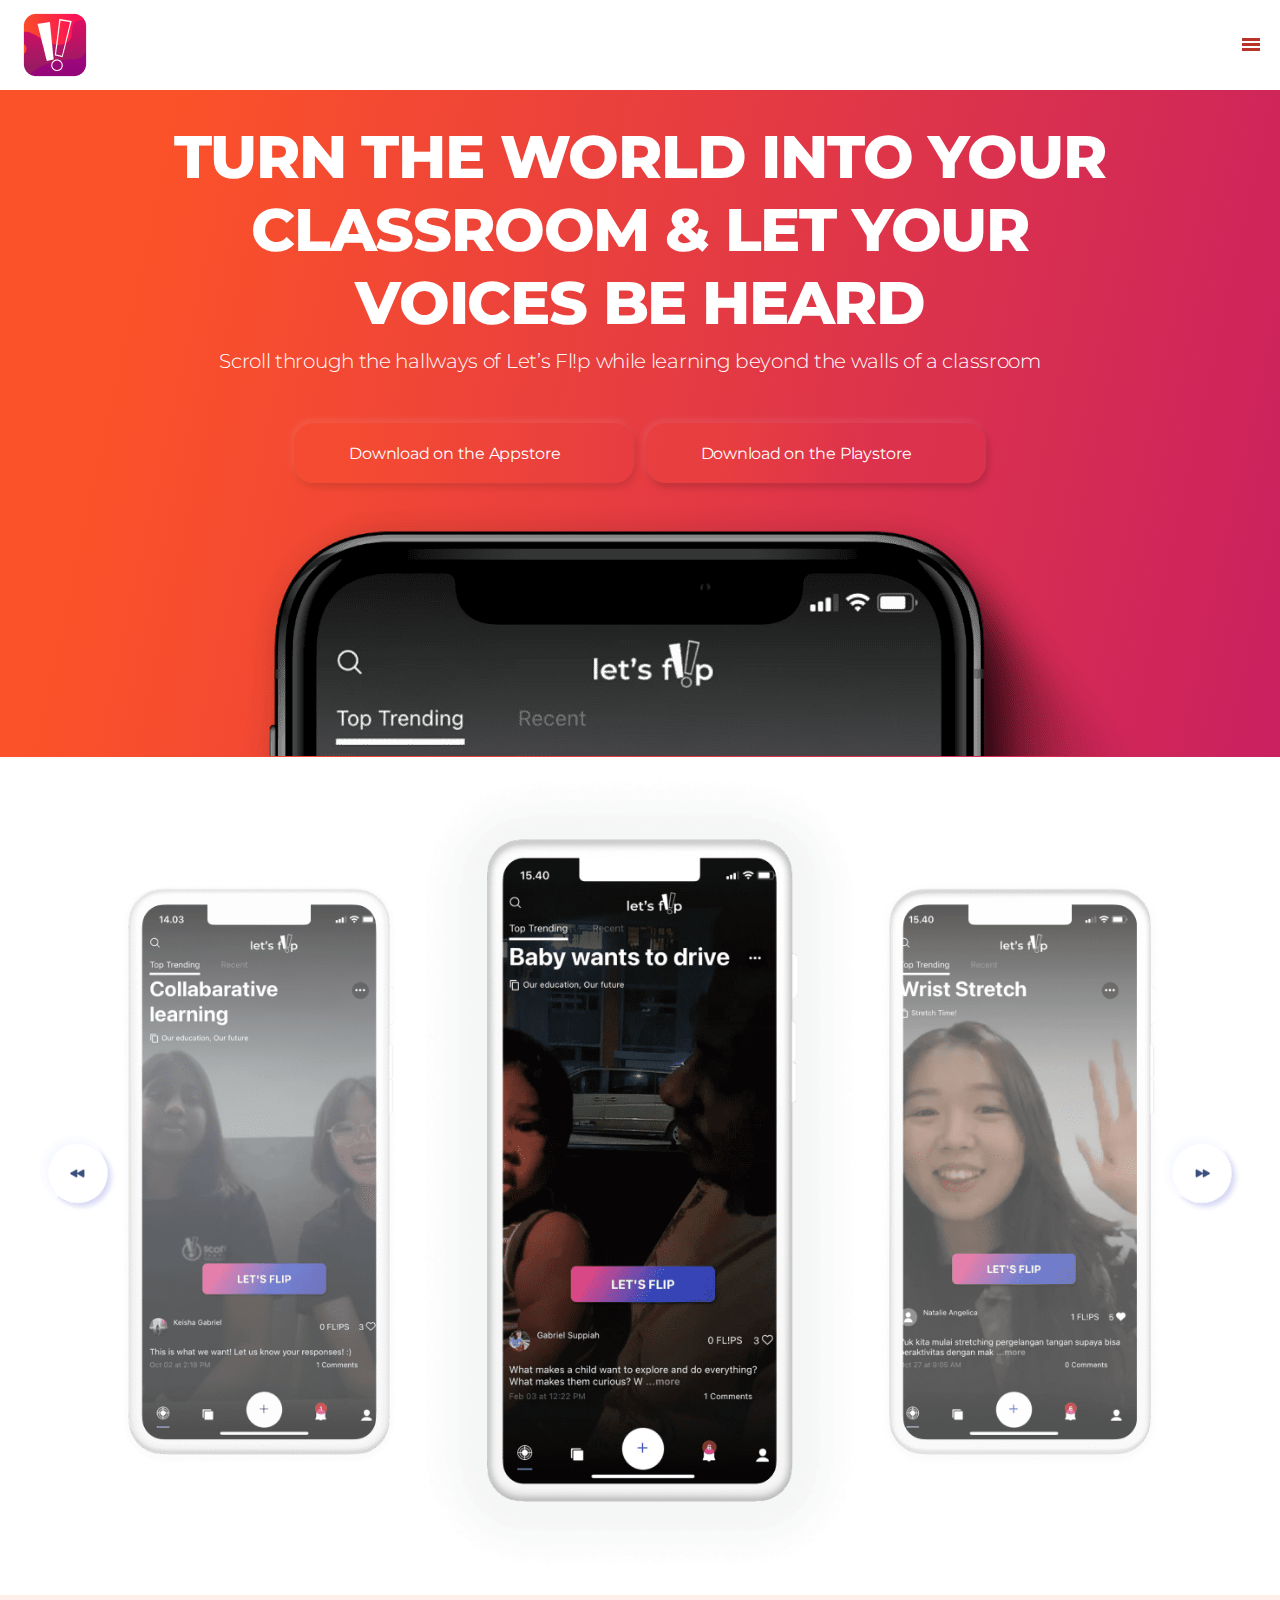
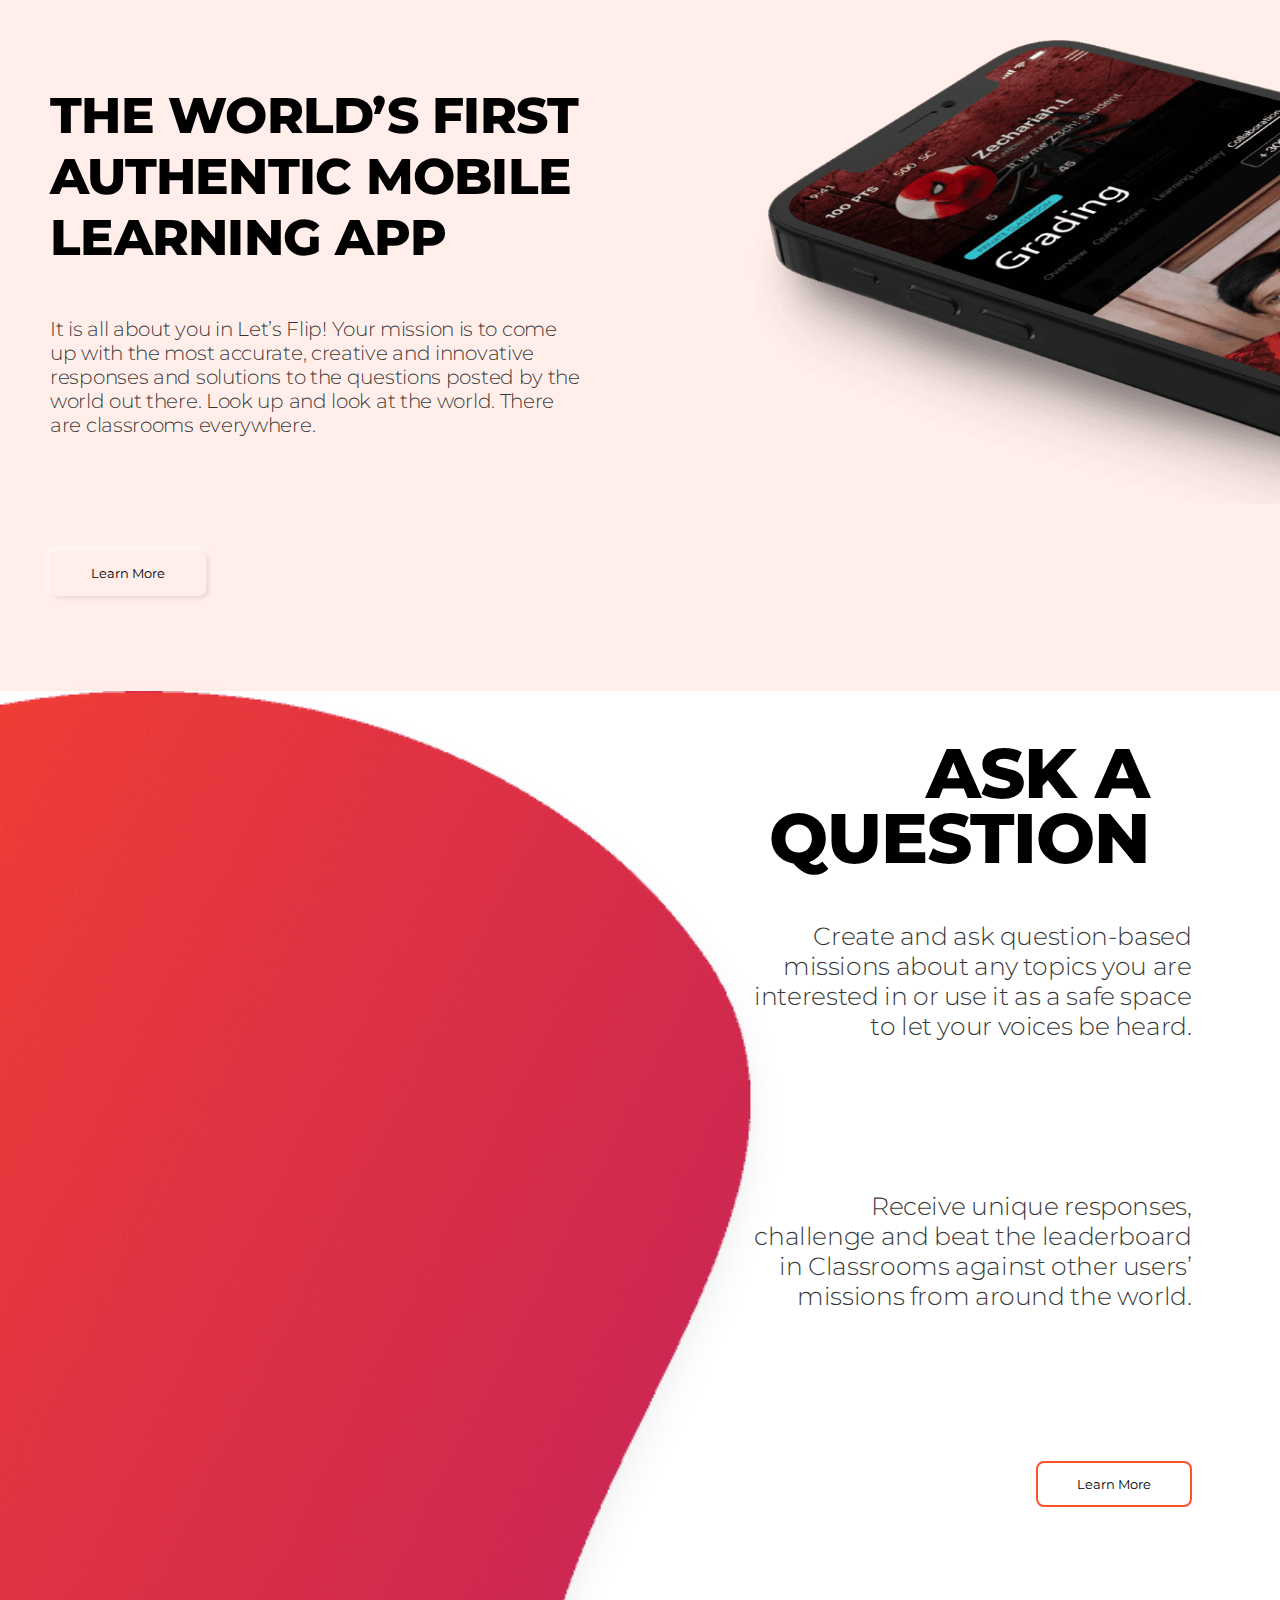
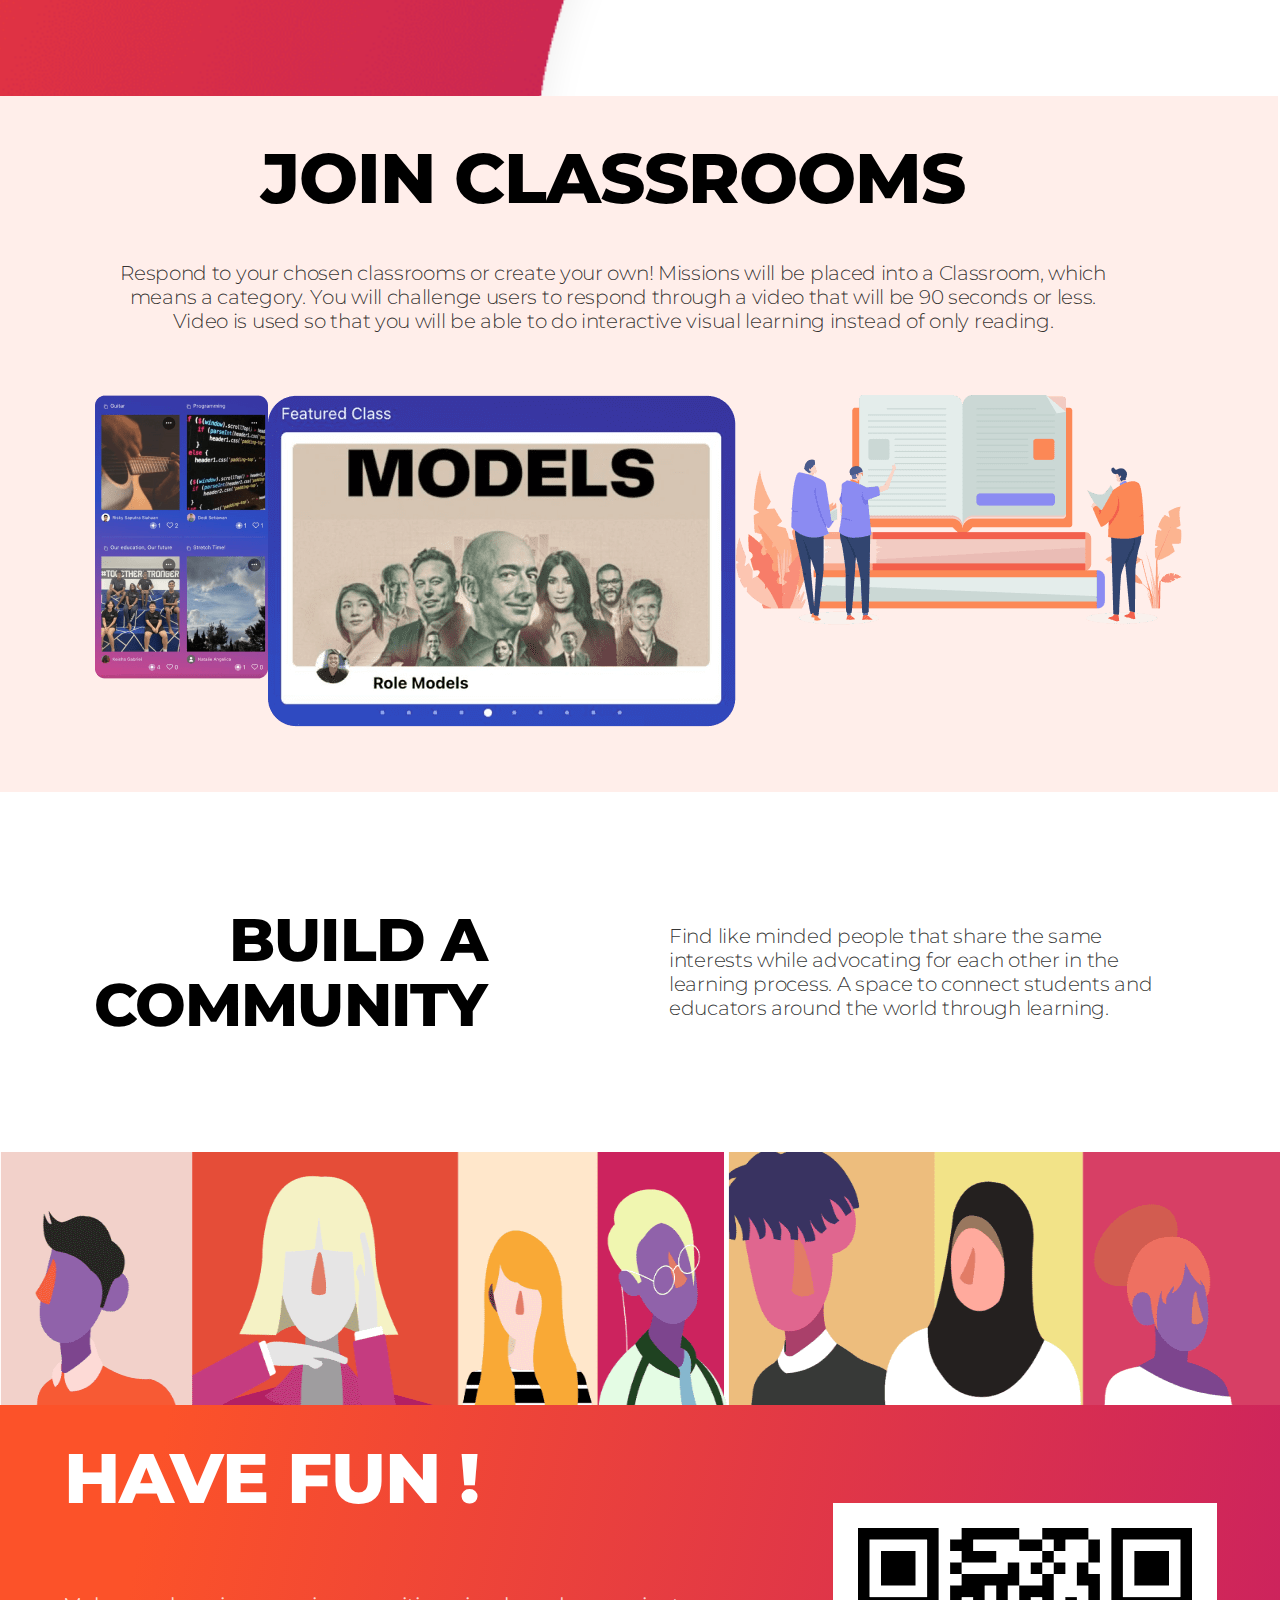
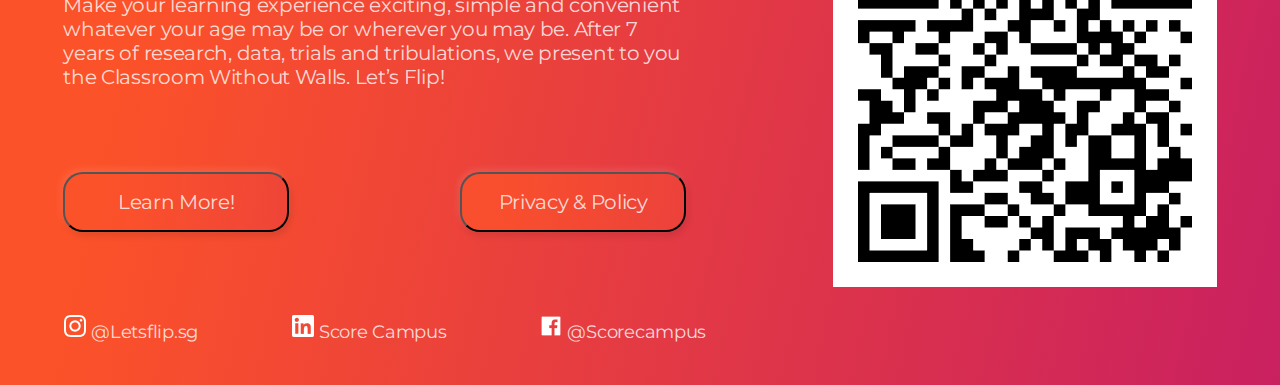
<file: index.html>
<!DOCTYPE html>
<html lang="en">
<head>
    <title>Welcome to Let's Flip</title>
    <meta charset="UTF-8">
    <meta http-equiv="X-UA-Compatible" content="IE=edge">
    <meta name="viewport" 
    content="width=device-width, initial-scale=1.0, maximum-scale=1.0, user-scalable=0">    
    <link rel="stylesheet" href="css/style.css">
    <link rel="stylesheet" href="css/mobile.css">
    <meta name="description" content="Classroom Without Walls" />
    <meta property="og:title" content="Let’s Flip Application" />
    <meta property="og:url" content="https://getletsflip.com/" />
    <meta property="og:description" content="Turn the world into your classroom & let your voices be heard" />
    <link rel="icon" href="img/logo.png">
    <meta property="og:image" content="https://getletsflip.com/link-icon.png"/>
    <meta property="og:type" content="website" />
    <meta property="og:image:type" content="image/png">
    <meta property="og:type" content="article" />
    <meta property="og:locale" content="en_SG" />

</head>
<body>
    <!-- Navbar -->

    <div class="navbar">
        <a href="" class="logo"><img src="img/logo.png" alt=""></a>
        <input class="menu-btn" type="checkbox" id="menu-btn" />
        <label class="menu-icon" for="menu-btn"><span class="navicon"></span></label>
        <ul class="menu">
            <li><a href="index.html">Home</a></li>
            <li><a href="privateclassroom.html">Private Classroom</a></li>
            <li><a href="masterclassroom.html">Master Classroom</a></li>
            <li><a href="meettheteam.html">Meet The Team</a></li>
            <li><a href="partner.html">Partners</a></li>
            <li><a href="https://play.google.com/store/apps/details?id=com.lets_flip" target="_blank">Download Now</a></li>
          </ul>
    </div>

    <!-- End Navbar -->

    <!-- Header -->

    <div class="header container">
        <div class="header-flex">
            <h1 class="header-item">TURN THE WORLD INTO YOUR CLASSROOM & LET YOUR VOICES BE HEARD</h1>
            <p class="header-item">Scroll through the hallways of Let’s Fl!p while learning beyond the walls of a classroom</p>
            <div class="header-item header-item-split">
                <div class="ios-download-button item-split">
                    <a href="https://apps.apple.com/id/app/lets-fl-p/id1538266714" target="_blank">Download on the Appstore</a>
                </div>
                <div class="android-download-button item-split">
                    <a href="https://play.google.com/store/apps/details?id=com.lets_flip" target="_blank">Download on the Playstore</a>
                </div>
            </div>
            <div class="header-item">
                <img src="img/phone-header.png" alt="Phone Image">
            </div>
        </div>
    </div>
    

    <!-- End Header -->

    <!-- App Image -->

   <div class="container app-image">
       <div class="app-image-item">
            <img src="img/arrow-left.png" alt="">
       </div>
       <div class="app-image-item">
           <img src="img/iphone-left.png" alt="">
        </div>
        <div class="app-image-item">
             <img src="img/iphone-center.png" alt="">
        </div>
       <div class="app-image-item">
            <img src="img/iphone-right.png" alt="">
       </div>
       <div class="app-image-item">
            <img src="img/arrow-right.png" alt="">
       </div>
   </div>

    <!-- End App Image -->


    <!-- World's First -->

    <div class="world-first">
        <div class="world-first-item-row">
            <div class="world-first-row-1">
                <h1>
                    THE WORLD’S FIRST AUTHENTIC MOBILE LEARNING APP
                </h1>
            </div>
            <div class="world-first-row-2">
                <p>
                    It is all about you in Let’s Flip! Your mission is to come up with the most accurate, creative and innovative responses and solutions to the questions posted by the world out there. Look up and look at the world. There are classrooms everywhere.
                </p>
            </div>
            <div class="world-first-row-3">
                <a href="https://play.google.com/store/apps/details?id=com.lets_flip" target="_blank">
                    <button>Learn More</button>
                </a>
            </div>
        </div>
        <div class="world-first-item-row">
            <img src="img/world-first-phone.png" alt="">
        </div>
    </div>

    <!-- End World's First -->

    <!-- Ask a Question -->

    <div class="container ask-a-question">
        <div class="ask-a-question-item-row ask-a-question-weird-image">
            <img src="img/Vector.png" alt="">
        </div>
        <div class="ask-a-question-item-row">
            <div class="ask-a-question-col-1">
                <h1>
                    ASK A QUESTION
                </h1>
            </div>
            <div class="ask-a-question-col-2">
                <p class="par-1">
                    Create and ask question-based missions about any topics you are interested in or use it as a safe space to let your voices be heard.
                </p>
                <p class="par-2">
                    Receive unique responses, challenge and beat the leaderboard in Classrooms against other users’ missions from around the world.
                </p>
            </div>
            <div class="ask-a-question-col-3 align-end">
                <a href="https://play.google.com/store/apps/details?id=com.lets_flip" target="_blank">
                    <button>
                        Learn More
                    </button>
                </a>
            </div>
        </div>
    </div>

    <!-- Ask a Question end -->


    <!-- Join Classroom -->

    <div class="join-classroom cover">
        <div class="jcc-item-col">
            <h1>
                JOIN CLASSROOMS
            </h1>
        </div>
        <div class="jcc-item-col">
            <p>
                Respond to your chosen classrooms or create your own! Missions will be placed into a Classroom, which means a category. 
                You will challenge users to respond through a video that will be 90 seconds or less. Video is used so that you will be able 
                to do interactive visual learning  instead of only reading.
            </p>
        </div>
        <div class="jcc-item-col jcc-row">
            <div class="image-2">
                <img src="img/join-classroom-2.png" alt="">
            </div>
            <div class="image-1">
                <img src="img/join-classroom-1.png" alt="">
            </div>
            <div class="image-3">
                <img src="img/join-classroom-3.png" alt="">
            </div>
        </div>
    </div>    

    <!-- End Join Classroom -->


    <!-- Build a Community -->

    <div class="build-community build-community-cover">
        <div class="build-community-item">
            <h1>
                BUILD A
                COMMUNITY
            </h1>
        </div>
        <div class="build-community-item">
            <p>
                Find like minded people that share the same interests while advocating for each other in the learning process. 
                A space to connect students and educators around the world through learning.
            </p>
        </div>
    </div>

    <!-- End Build a Community -->


    <!-- Image -->

    <div class="image-cover image">
        <img src="img/people.png" alt="">
    </div> 

    <!-- End Image -->


    <!-- Footer -->

    <div class="footer-cover footer">
        <div class="footer-row">
            <div class="footer-col">
                <div class="have-fun">
                    <h1>
                        HAVE FUN !
                    </h1>
                </div>
            </div>
            <div class="footer-col">
                <div class="make-learning">
                    <p>
                        Make your learning experience exciting, simple and convenient whatever your age may be or wherever you may be. 
                        After 7 years of research, data, trials and tribulations, we present to you the Classroom Without Walls. 
                        Let’s Flip!
                    </p>
                </div>
            </div>
            <div class="footer-col button-footer">
                    <a href="https://play.google.com/store/apps/details?id=com.lets_flip" target="_blank">
                        <button>
                            Learn More!
                        </button>
                    </a>
                    <a href="privacy.html" target="_blank">
                        <button>
                            Privacy & Policy
                        </button>
                    </a>
            </div>
            <div class="footer-col">
                <div class="footer-col-item">
                    <div class="instagram">
                        <img src="img/icon/instagram-icon.png" alt="">
                        <a href="">@Letsflip.sg</a>
                    </div>
                </div>
                <div class="footer-col-item">
                    <div class="linkedin">
                        <img src="img/icon/linkedin-icon.png" alt="">
                        <a href="">Score Campus</a>
                    </div>
                </div>
                <div class="footer-col-item">
                    <div class="facebook">
                        <img src="img/icon/facebook-icon.png" alt="">
                        <a href="">@Scorecampus</a>
                    </div>
                </div>
            </div>
        </div>
        <div class="footer-row">
            <div class="barcode">
                <img src="img/qrcode.png" alt="">
            </div>
        </div>
    </div>

    <!-- End Footer -->

<script src="javascript/basic.js"></script>
<script type="text/javascript" src="https://livejs.com/live.js"></script>
</body>
</html>
</file>
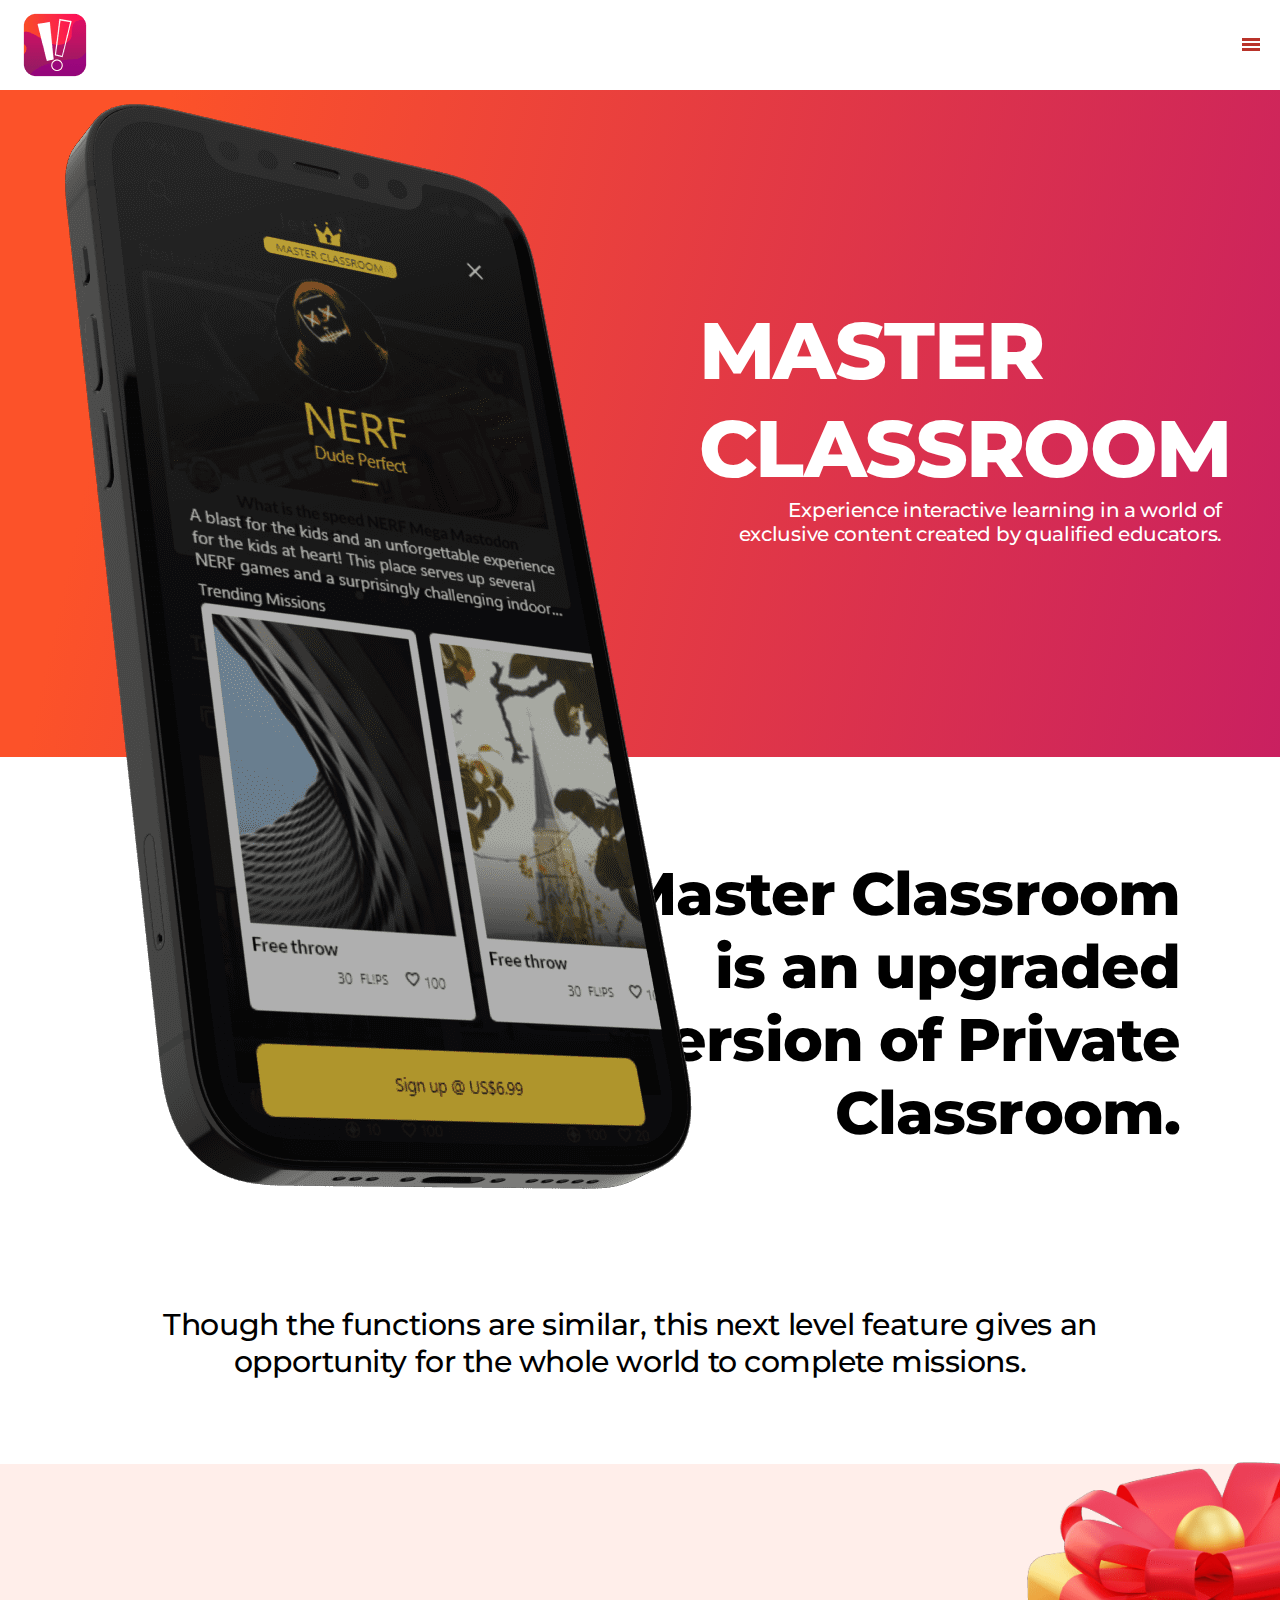
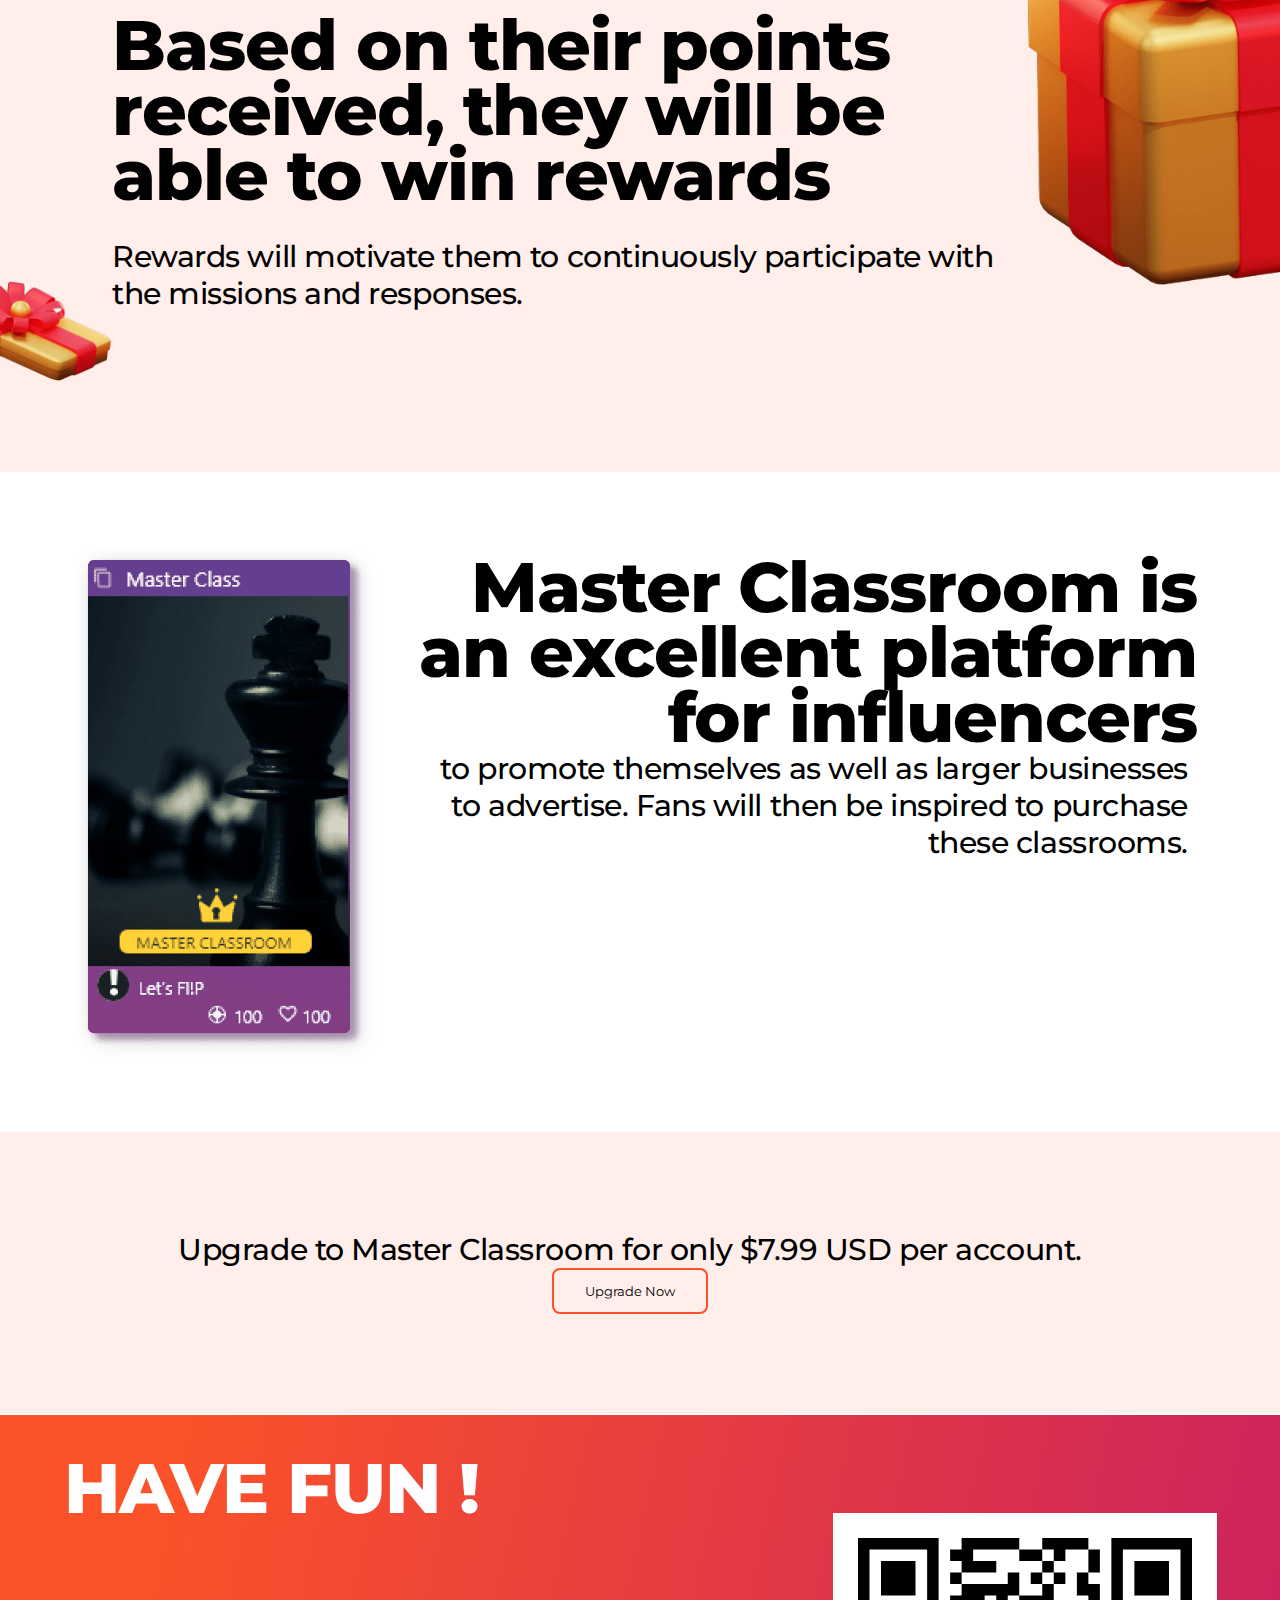
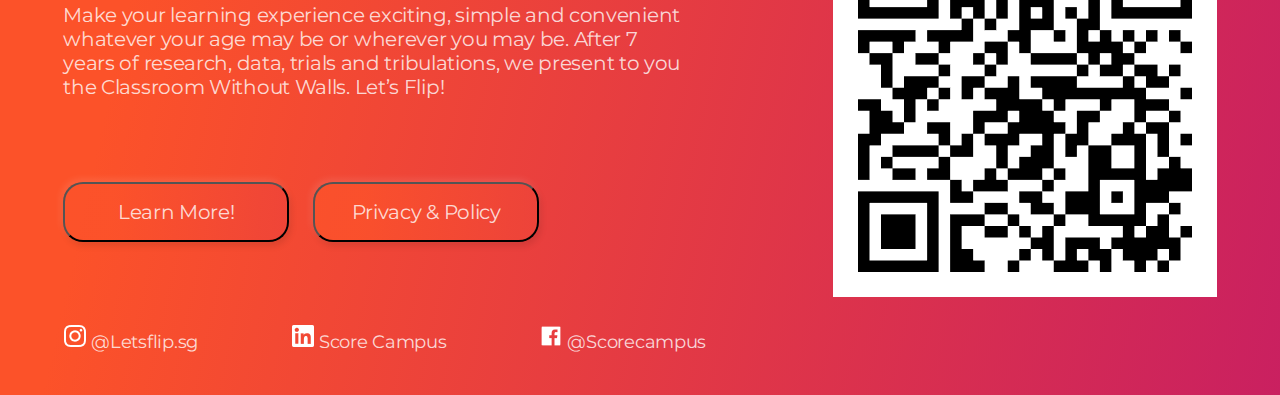
<file: masterclassroom.html>
<!DOCTYPE html>
<html lang="en">
<head>
    <title>Master Classroom</title>
    <meta charset="UTF-8">
    <meta http-equiv="X-UA-Compatible" content="IE=edge">
    <meta name="viewport" 
    content="width=device-width, initial-scale=1.0, maximum-scale=1.0, user-scalable=0">    
    <link rel="stylesheet" href="css/style.css">
    <link rel="stylesheet" href="css/mobile.css">
    <meta name="description" content="Classroom Without Walls" />
    <meta property="og:title" content="Let’s Flip Application" />
    <meta property="og:url" content="https://getletsflip.com/" />
    <meta property="og:description" content="Turn the world into your classroom & let your voices be heard" />
    <link rel="icon" href="img/logo.png">
    <meta property="og:image" content="https://getletsflip.com/link-icon.png"/>
    <meta property="og:type" content="website" />
    <meta property="og:image:type" content="image/png">
    <meta property="og:type" content="article" />
    <meta property="og:locale" content="en_SG" />
</head>
<body>
    <!-- Navbar -->

    <div class="navbar">
        <a href="" class="logo"><img src="img/logo.png" alt=""></a>
        <input class="menu-btn" type="checkbox" id="menu-btn" />
        <label class="menu-icon" for="menu-btn"><span class="navicon"></span></label>
        <ul class="menu">
            <li><a href="index.html">Home</a></li>
            <li><a href="privateclassroom.html">Private Classroom</a></li>
            <li><a href="masterclassroom.html">Master Classroom</a></li>
            <li><a href="meettheteam.html">Meet The Team</a></li>
            <li><a href="partner.html">Partners</a></li>
            <li><a href="https://play.google.com/store/apps/details?id=com.lets_flip" target="_blank">Download Now</a></li>
        </ul>
    </div>

    <!-- End Navbar -->


    <!-- Header -->
    <div class="mc-header">
        <div class="mc-header-row-mobile">
            <h1>
                MASTER CLASSROOM
            </h1>
            <p>
                Experience interactive learning in a world of exclusive content created by qualified educators.
            </p>    
        </div>
        <div class="mc-header-row mc-header-image">
            <img src="img/mc-header-phone.png" alt="">
        </div>
        <div class="mc-header-row mc-header-row-pc">
            <h1>
                MASTER CLASSROOM
            </h1>
            <p>
                Experience interactive learning in a world of exclusive content created by qualified educators.
            </p>    
        </div>
    </div>
    <!-- End Header -->

    <!-- the function -->

    <div class="the-function">
        <div class="the-function-col">
            <h1>
                Master Classroom is an upgraded version of Private Classroom.
            </h1>
        </div>
    </div>

    <div class="the-function-text">
        <p>
            Though the functions are similar, this next level feature gives an opportunity for the whole world to complete missions.
        </p>
    </div>

    <!-- End the function -->

    <!-- Reward -->

    <div class="reward">
        <div class="reward-col reward-col-1">
            <img src="img/box-reward-1.png" alt="" class="box-reward-1">
        </div>
        <div class="reward-col reward-col-2">
            <h1>
                Based on their points received, they will be able to win rewards
            </h1>
            <p>
                Rewards will motivate them to continuously participate with the missions and responses.
            </p>
        </div>
        <div class="reward-col reward-col-3">
            <img src="img/box-reward-2.png" alt="" class="box-reward-2">
        </div>
    </div>

    <!-- End Reward -->

    <!-- Master Classroom -->

    <div class="mc mc-container">
        <div class="mc-col">
            <img src="img/mc.png" alt="">
        </div>
        <div class="mc-col">
            <div class="mc-row">
                <h1>
                    Master Classroom is an excellent platform for influencers 
                </h1>
            </div>
            <div class="mc-row">
                <p>
                    to promote themselves as well as larger businesses to advertise. Fans will then be inspired to purchase these classrooms.
                </p>
            </div>
        </div>
    </div>

    <!-- End Master Classroom -->

    <!-- Upgrade -->

    <div class="upgrade">
        <div class="upgrade-col">
            <div class="upgrade-row">
                <p>
                    Upgrade to Master Classroom for only $7.99 USD per account. 
                </p>
            </div>
            <div class="upgrade-row">
                <a href="https://play.google.com/store/apps/details?id=com.lets_flip" target="_blank">                        
                    <button>Upgrade Now</button>
                </a>
            </div>
        </div>
    </div>

    <!-- End Upgrade -->

    <!-- Footer -->

    <div class="mc-footer-cover footer">
        <div class="footer-row">
            <div class="footer-col">
                <div class="have-fun">
                    <h1>
                        HAVE FUN !
                    </h1>
                </div>
            </div>
            <div class="footer-col">
                <div class="make-learning">
                    <p>
                        Make your learning experience exciting, simple and convenient whatever your age may be or wherever you may be. 
                        After 7 years of research, data, trials and tribulations, we present to you the Classroom Without Walls. 
                        Let’s Flip!
                    </p>
                </div>
            </div>
            <div class="footer-col">
                <div class="button-learn-more">
                    <a href="https://play.google.com/store/apps/details?id=com.lets_flip" target="_blank">
                        <button>
                            Learn More!
                        </button>
                    </a>
                    <a href="privacy.html" target="_blank">
                        <button>
                            Privacy & Policy
                        </button>
                    </a>
                </div>
            </div>
            <div class="footer-col">
                <div class="footer-col-item">
                    <div class="instagram">
                        <img src="img/icon/instagram-icon.png" alt="">
                        <a href="">@Letsflip.sg</a>
                    </div>
                </div>
                <div class="footer-col-item">
                    <div class="linkedin">
                        <img src="img/icon/linkedin-icon.png" alt="">
                        <a href="">Score Campus</a>
                    </div>
                </div>
                <div class="footer-col-item">
                    <div class="facebook">
                        <img src="img/icon/facebook-icon.png" alt="">
                        <a href="">@Scorecampus</a>
                    </div>
                </div>
            </div>
        </div>
        <div class="footer-row">
            <div class="barcode">
                <img src="img/qrcode.png" alt="">
            </div>
        </div>
    </div>

    <!-- End Footer -->
<script type="text/javascript" src="https://livejs.com/live.js"></script>
</body>
</html>
</file>
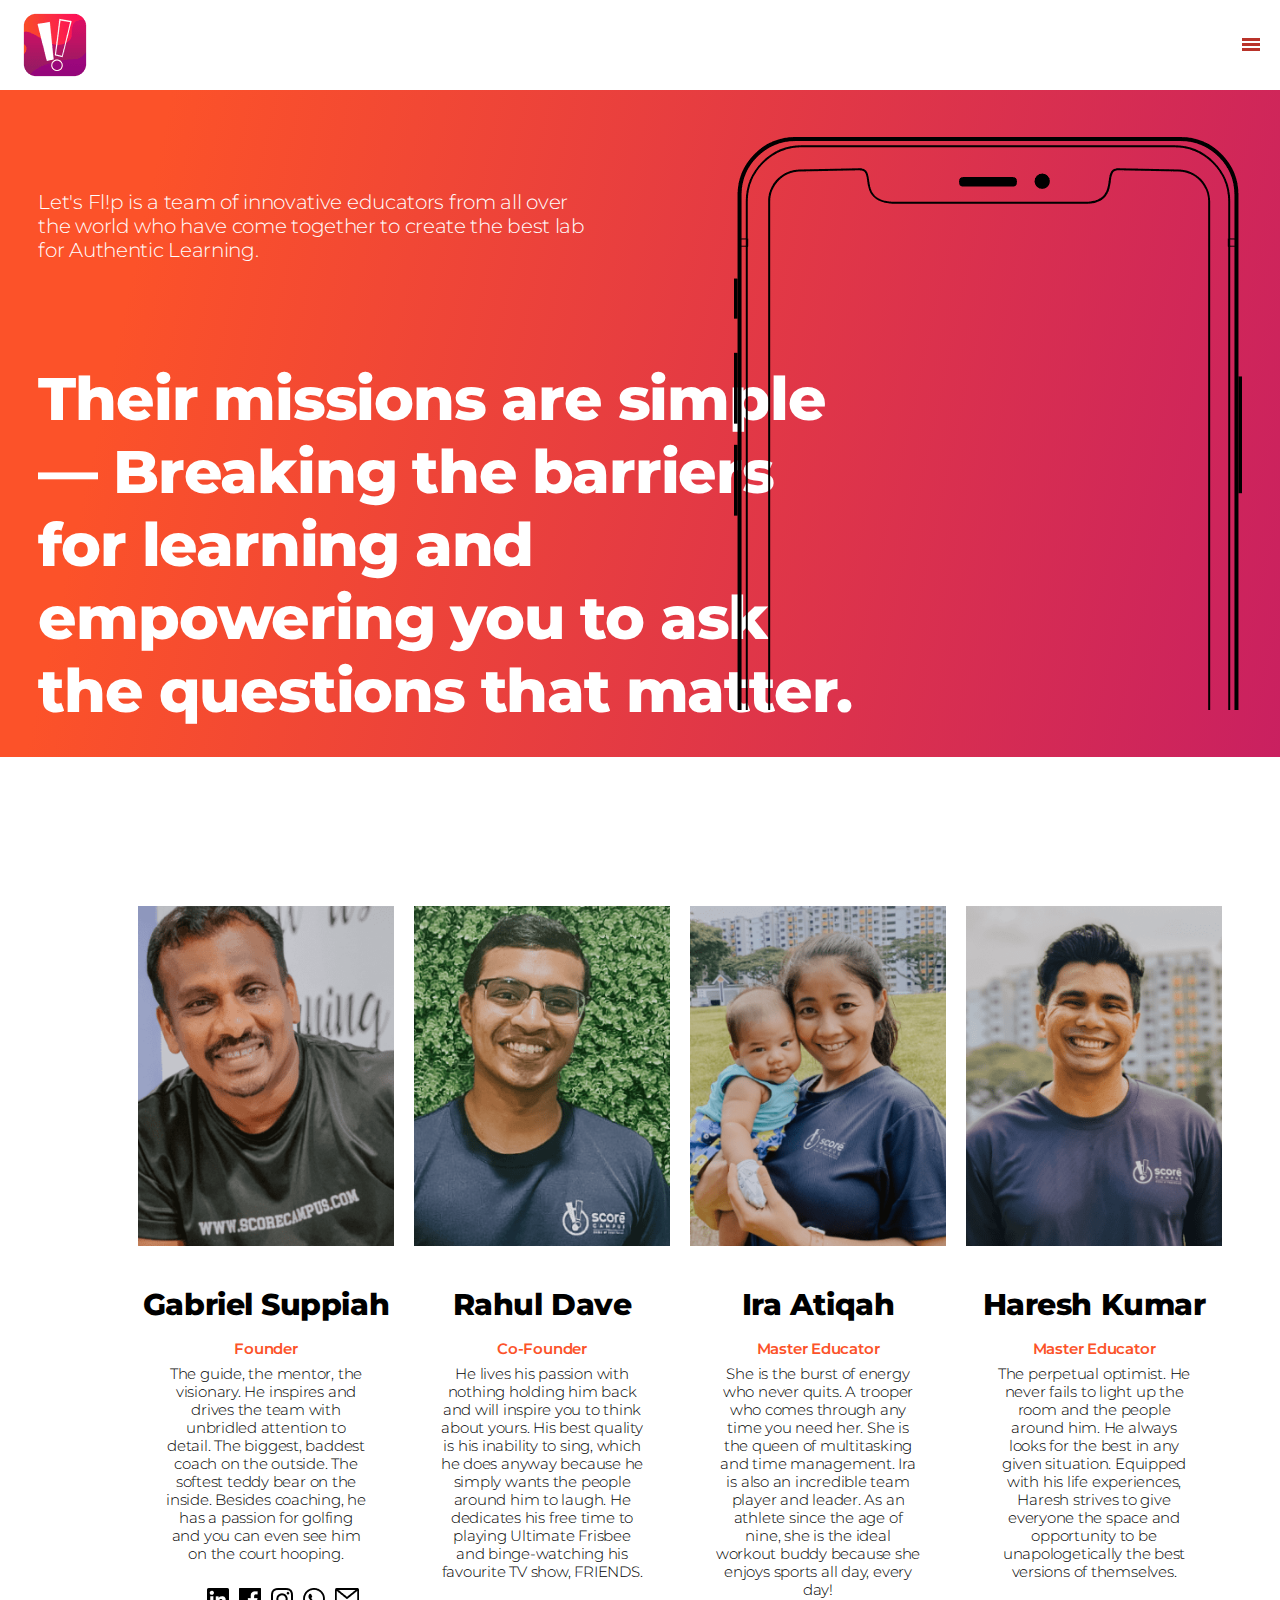
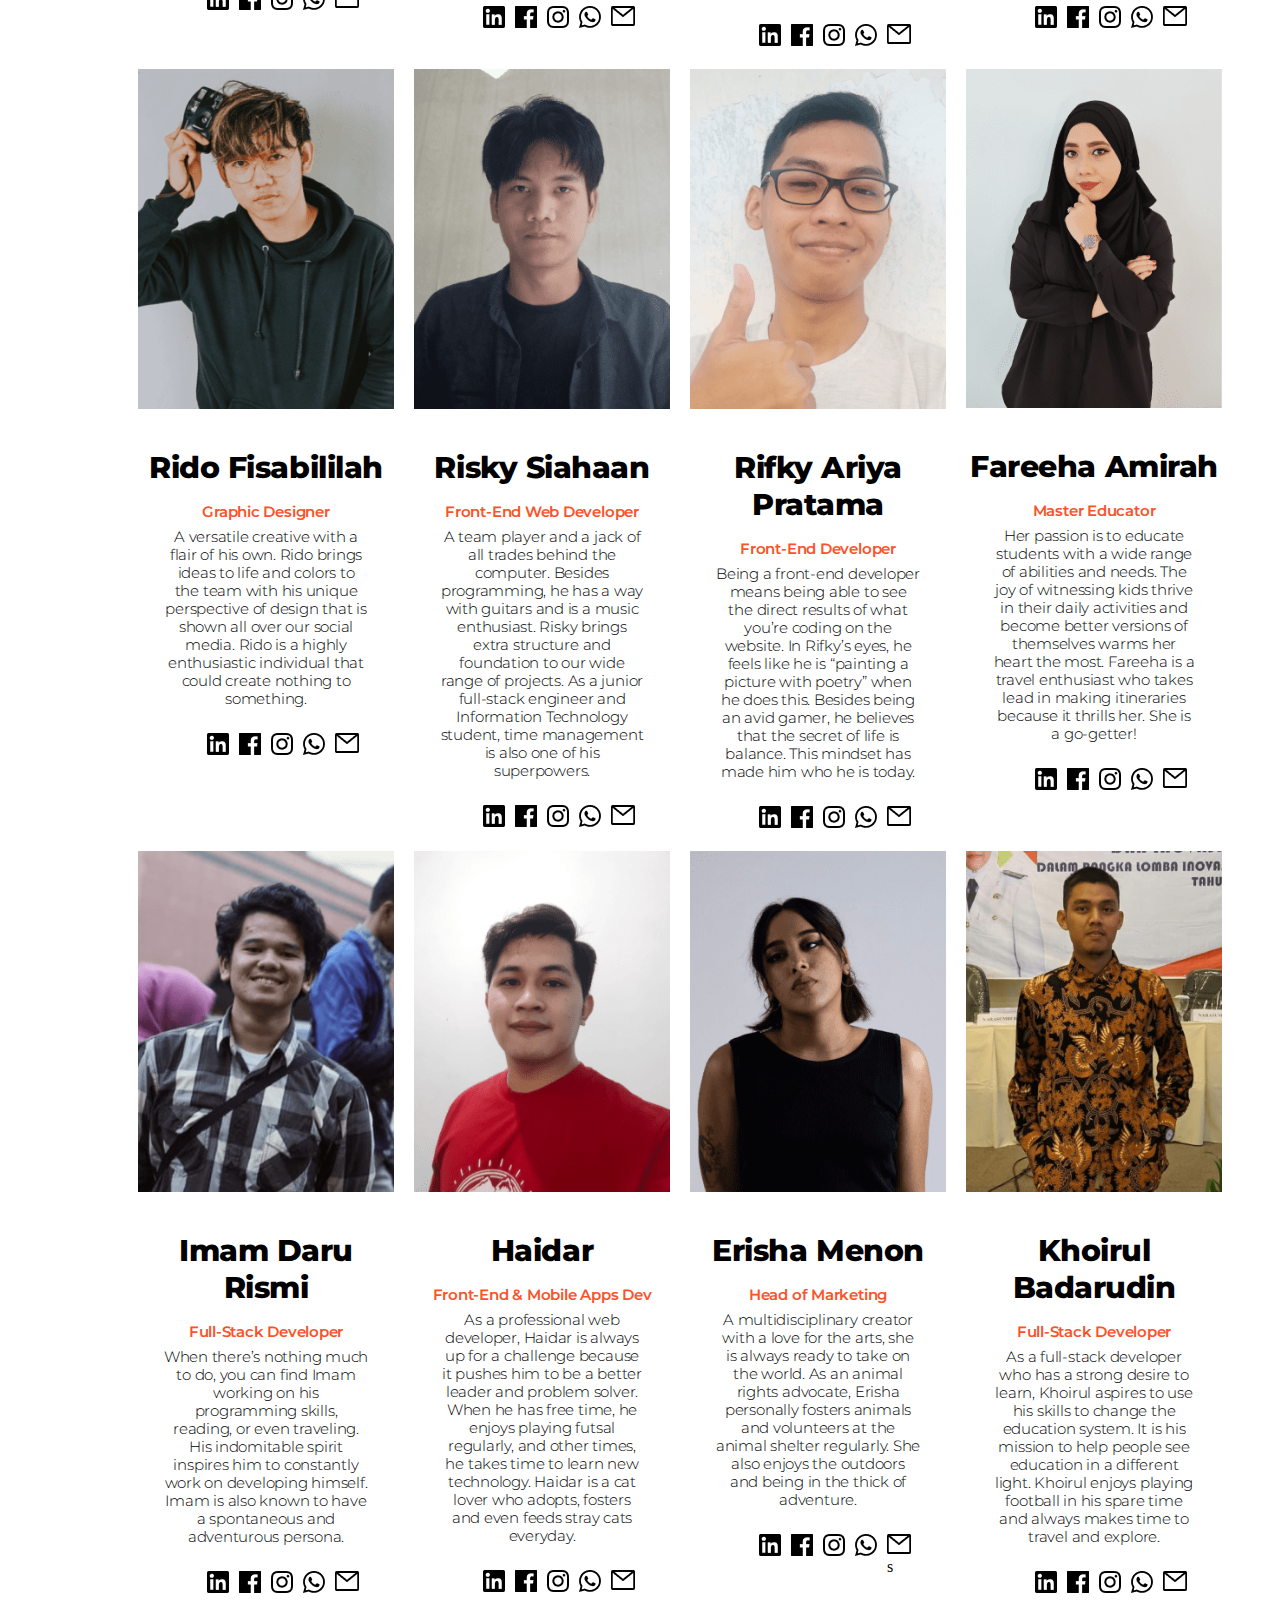
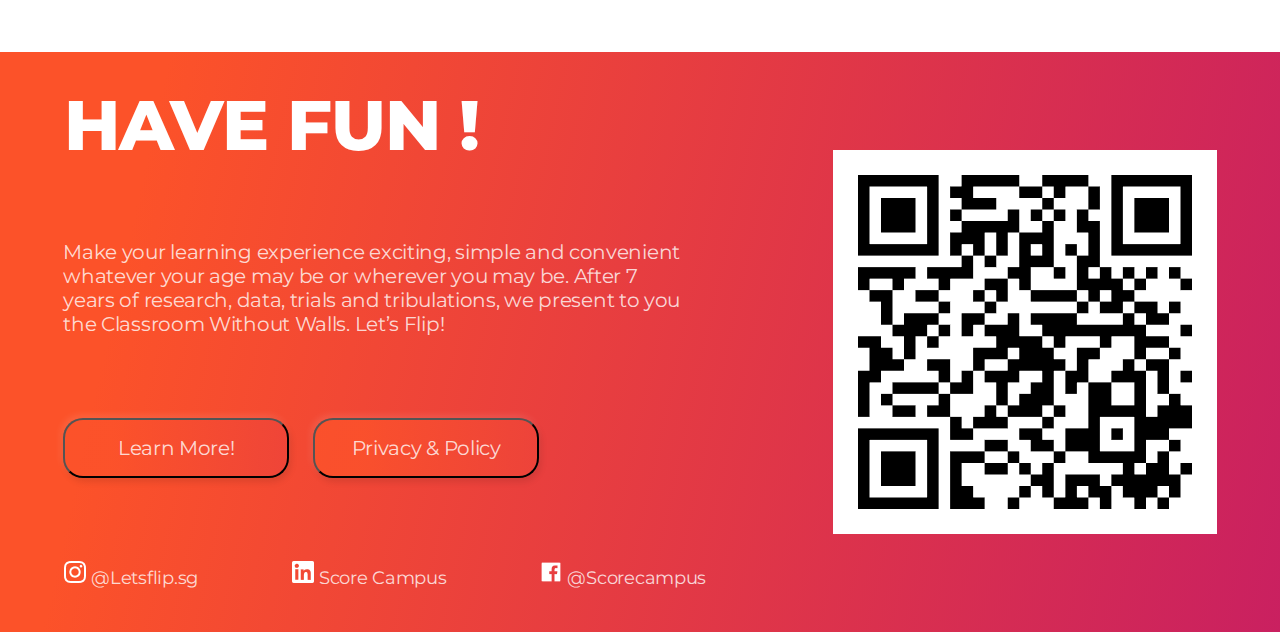
<file: meettheteam.html>
<!DOCTYPE html>
<html lang="en">
<head>
    <title>Meet The Team</title>
    <meta charset="UTF-8">
    <meta http-equiv="X-UA-Compatible" content="IE=edge">
    <meta name="viewport" 
    content="width=device-width, initial-scale=1.0, maximum-scale=1.0, user-scalable=0">    
    <link rel="stylesheet" href="css/style.css">
    <link rel="stylesheet" href="css/mobile.css">
    <meta name="description" content="Classroom Without Walls" />
    <meta property="og:title" content="Let’s Flip Application" />
    <meta property="og:url" content="https://getletsflip.com/" />
    <meta property="og:description" content="Turn the world into your classroom & let your voices be heard" />
    <link rel="icon" href="img/logo.png">
    <meta property="og:image" content="https://getletsflip.com/link-icon.png"/>
    <meta property="og:type" content="website" />
    <meta property="og:image:type" content="image/png">
    <meta property="og:type" content="article" />
    <meta property="og:locale" content="en_SG" />
</head>
<body>

    <!-- Navbar -->

    <div class="navbar">
        <a href="" class="logo"><img src="img/logo.png" alt=""></a>
        <input class="menu-btn" type="checkbox" id="menu-btn" />
        <label class="menu-icon" for="menu-btn"><span class="navicon"></span></label>
        <ul class="menu">
            <li><a href="index.html">Home</a></li>
            <li><a href="privateclassroom.html">Private Classroom</a></li>
            <li><a href="masterclassroom.html">Master Classroom</a></li>
            <li><a href="meettheteam.html">Meet The Team</a></li>
            <li><a href="partner.html">Partners</a></li>
            <li><a href="https://play.google.com/store/apps/details?id=com.lets_flip" target="_blank">Download Now</a></li>
        </ul>
    </div>

    <!-- End Navbar -->


    <!-- Header -->

    <div class="mtt-header container">
        <div class="mtt-header-row">
            <div class="mtt-header-col">
                <p>
                    Let's Fl!p is a team of innovative educators from all over the world who have come together to create the best lab for Authentic Learning.
                </p>
            </div>
            <div class="mtt-header-col">
                <h1>
                    Their missions are simple — Breaking the barriers for learning and empowering you to ask the questions that matter.
                </h1>
            </div>
        </div>
        <div class="mtt-header-row">
            <div class="mtt-header-col-self">
                <img src="img/mtt-header-phone.png" alt="">
            </div>
        </div>
    </div>

    <!-- End Header -->

    <!-- The Team -->

    <div class="the-team">


        <!-- First Col -->
        <div class="team-row-4 team-row-mobile">
            <div class="team-row">
                <div class="team-detail-col img-face">
                    <img src="img/coach-gabe.png" alt="">
                </div>
                <div class="team-detail-col">
                    <h3>
                        Gabriel Suppiah
                    </h1>
                </div>
                <div class="team-detail-col">
                    <h4>
                        Founder
                    </h4>
                </div>
                <div class="team-detail-col">
                    <p>
                        The guide, the mentor, the visionary. He inspires and drives the team with unbridled attention to detail. 
                        The biggest, baddest coach on the outside. The softest teddy bear on the inside. 
                        Besides coaching, he has a passion for golfing and you can even see him on the court hooping. 
                    </p>
                </div>
                <div class="team-detail-col icon-row">
                    <div class="icon-item">
                        <a href="https://www.linkedin.com/in/gabrielsuppiah/" target="_blank">
                            <img src="img/linkedin-vector.png" alt="">
                        </a>
                    </div>
                    <div class="icon-item">
                        <a href="https://www.facebook.com/Gabrielsuppiah71" target="_blank">
                            <img src="img/facebook-vector.png" alt="">
                        </a>
                    </div>
                    <div class="icon-item">
                        <a href="https://www.instagram.com/coachgabe71/" target="_blank">
                            <img src="img/instagram-vector.png" alt="">
                        </a>
                    </div>
                    <div class="icon-item">
                        <a href="http://wa.me/6596951102" target="_blank">
                            <img src="img/whatsapp-vector.png" alt="">
                        </a>
                    </div>
                    <div class="icon-item">
                        <a href="mailto:gabriel@scorecampus.com" target="_blank">
                            <img src="img/gmail-vector.png" alt="">
                        </a>
                    </div>
                </div>
            </div>
            <div class="team-row">
                <div class="team-detail-col img-face">
                    <img src="img/rahul-dave.png" alt="">
                </div>
                <div class="team-detail-col">
                    <h3>
                        Rahul Dave
                    </h3>
                </div>
                <div class="team-detail-col">
                    <h4>
                        Co-Founder
                    </h4>
                </div>
                <div class="team-detail-col">
                    <p>
                        He lives his passion with nothing holding him back and will inspire you to think about yours. His best quality is his inability to sing, which he does anyway because he simply wants the people around him to laugh. He dedicates his free time to playing Ultimate Frisbee and binge-watching his favourite TV show, FRIENDS.
                    </p>
                </div>
                <div class="team-detail-col icon-row">
                    <div class="icon-item">
                        <a href="https://www.linkedin.com/in/rahul-dave-educator/" target="_blank">
                            <img src="img/linkedin-vector.png" alt="">                        
                        </a>
                    </div>
                    <div class="icon-item">
                        <a href="https://www.instagram.com/rahuldavecoaches/" target="_blank">
                            <img src="img/facebook-vector.png" alt="">
                        </a>
                    </div>
                    <div class="icon-item">
                        <a href="https://www.instagram.com/rahuldavecoaches/" target="_blank">
                            <img src="img/instagram-vector.png" alt="">                            
                        </a>
                    </div>
                    <div class="icon-item">
                        <a href="http://wa.me/6590402225" target="_blank">
                            <img src="img/whatsapp-vector.png" alt="">
                        </a>
                    </div>
                    <div class="icon-item">
                        <a href="mailto:dave@scorecampus.com" target="_blank">
                            <img src="img/gmail-vector.png" alt="">
                        </a>
                    </div>
                </div>
            </div>
            <div class="team-row">
                <div class="team-detail-col img-face">
                    <img src="img/ira-atiqah.png" alt="">
                </div>
                <div class="team-detail-col">
                    <h3>
                        Ira Atiqah
                    </h1>
                </div>
                <div class="team-detail-col">
                    <h4>
                        Master Educator
                    </h4>
                </div>
                <div class="team-detail-col">
                    <p>
                        She is the burst of energy who never quits. A trooper who comes through 
                        any time you need her. She is the queen of multitasking and time management. Ira is also an incredible team player and leader. As an athlete since the age of nine, she is the ideal workout buddy because she enjoys sports all day, 
                        every day!
                    </p>
                </div>
                <div class="team-detail-col icon-row">
                    <div class="icon-item">
                        <a href="https://www.linkedin.com/in/ira-atiqah/" target="_blank">
                            <img src="img/linkedin-vector.png" alt="">                            
                        </a>
                    </div>
                    <div class="icon-item">
                        <a href="https://www.facebook.com/profile.php?id=100015297615843" target="_blank">
                            <img src="img/facebook-vector.png" alt="">
                        </a>
                    </div>
                    <div class="icon-item">
                        <a href="https://www.instagram.com/heyiraas/" target="_blank">
                            <img src="img/instagram-vector.png" alt="">
                        </a>
                    </div>
                    <div class="icon-item">
                        <a href="http://wa.me/6591822117" target="_blank">
                            <img src="img/whatsapp-vector.png" alt="">
                        </a>
                    </div>
                    <div class="icon-item">
                        <a href="mailto:ira@scorecampus.com" target="_blank"></a>
                            <img src="img/gmail-vector.png" alt="">
                        </a>
                    </div>
                </div>
            </div>
            <div class="team-row">
                <div class="team-detail-col img-face">
                    <img src="img/haresh-kumar.png" alt="">
                </div>
                <div class="team-detail-col">
                    <h3>
                        Haresh Kumar
                    </h3>
                </div>
                <div class="team-detail-col">
                    <h4>
                        Master Educator
                    </h4>
                </div>
                <div class="team-detail-col">
                    <p>
                        The perpetual optimist. He never fails to light up the room and the people around him. He always looks for the best in any given situation. Equipped with his life experiences, Haresh strives to give everyone the space and opportunity to be unapologetically the best versions of themselves.
                    </p>
                </div>
                <div class="team-detail-col icon-row">
                    <div class="icon-item">
                        <a href="https://www.linkedin.com/in/haresh-kumar-00864320b/" target="_blank">
                            <img src="img/linkedin-vector.png" alt="">
                        </a>
                    </div>
                    <div class="icon-item">
                        <a href="https://www.instagram.com/lhareshl/" target="_blank">
                            <img src="img/facebook-vector.png" alt="">
                        </a>
                    </div>
                    <div class="icon-item">
                        <a href="https://www.instagram.com/lhareshl/" target="_blank">
                            <img src="img/instagram-vector.png" alt="">
                        </a>
                    </div>
                    <div class="icon-item">
                        <a href="http://wa.me/6593226351" target="_blank">
                            <img src="img/whatsapp-vector.png" alt="">
                        </a>
                    </div>
                    <div class="icon-item">
                        <a href="mailto:haresh@scorecampus.com" target="_blank">
                            <img src="img/gmail-vector.png" alt="">
                        </a>
                    </div>
                </div>
            </div>
        </div>
        <!-- End First Col -->


        <!-- Second Col -->

        <div class="team-row-4 team-row-mobile">
            <div class="team-row">
                <div class="team-detail-col img-face">
                    <img src="img/ridho.png" alt="">
                </div>
                <div class="team-detail-col">
                    <h3>
                        Rido Fisabililah
                    </h3>
                </div>
                <div class="team-detail-col">
                    <h4>
                        Graphic Designer
                    </h4>
                </div>
                <div class="team-detail-col">
                    <p>
                        A versatile creative with a flair of his own. Rido brings ideas to life and colors to the team with his unique perspective of design that is shown all over our social media. Rido is a highly enthusiastic individual that could create nothing to something. 
                    </p>
                </div>
                <div class="team-detail-col icon-row">
                    <div class="icon-item">
                        <a href="https://www.linkedin.com/in/mridhofp/" target="_blank">
                            <img src="img/linkedin-vector.png" alt="">
                        </a>
                    </div>
                    <div class="icon-item">
                        <a href="https://www.instagram.com/mridhofp/" target="_blank">
                            <img src="img/facebook-vector.png" alt="">
                        </a>
                    </div>
                    <div class="icon-item">
                        <a href="https://www.instagram.com/mridhofp/" target="_blank">
                            <img src="img/instagram-vector.png" alt="">
                        </a>
                    </div>
                    <div class="icon-item">
                        <a href="http://wa.me/6289603414757" target="_blank">
                            <img src="img/whatsapp-vector.png" alt="">
                        </a>
                    </div>
                    <div class="icon-item">
                        <a href="mailto:ridho@scorecampus.com" target="_blank">
                            <img src="img/gmail-vector.png" alt="">
                        </a>
                    </div>
                </div>
            </div>
            <div class="team-row">
                <div class="team-detail-col img-face">
                    <img src="img/risky-siahaan.png" alt="">
                </div>
                <div class="team-detail-col">
                    <h3>
                        Risky Siahaan
                    </h3>
                </div>
                <div class="team-detail-col">
                    <h4>
                        Front-End Web Developer
                    </h4>
                </div>
                <div class="team-detail-col">
                    <p>
                        A team player and a jack of all trades behind the computer. Besides programming, he has a way with guitars and is a music enthusiast. Risky brings extra structure and foundation to our wide range of projects. As a junior 
                        full-stack engineer and Information Technology student, time management is also one of his superpowers.
                    </p>
                </div>
                <div class="team-detail-col icon-row">
                    <div class="icon-item">
                        <a href="https://www.linkedin.com/in/risky-shn/" target="_blank">
                            <img src="img/linkedin-vector.png" alt="">
                        </a>
                    </div>
                    <div class="icon-item">
                        <a href="https://www.facebook.com/Amateur.Hacker/" target="_blank">
                            <img src="img/facebook-vector.png" alt="">
                        </a>
                    </div>
                    <div class="icon-item">
                        <a href="https://www.instagram.com/risky.shn/" target="_blank">
                            <img src="img/instagram-vector.png" alt="">
                        </a>
                    </div>
                    <div class="icon-item">
                        <a href="http://wa.me/6287813583718" target="_blank">
                            <img src="img/whatsapp-vector.png" alt="">
                        </a>
                    </div>
                    <div class="icon-item">
                        <a href="mailto:riskysaputrasiahaan@gmail.com" target="_blank">
                            <img src="img/gmail-vector.png" alt="">
                        </a>
                    </div>
                </div>
            </div>
            <div class="team-row">
                <div class="team-detail-col img-face">
                    <img src="img/rifky.png" alt="">
                </div>
                <div class="team-detail-col">
                    <h3>
                        Rifky Ariya Pratama
                    </h3>
                </div>
                <div class="team-detail-col">
                    <h4>
                        Front-End Developer
                    </h4>
                </div>
                <div class="team-detail-col">
                    <p>
                        Being a front-end developer means being able to see the direct results of what you’re coding on the website. In Rifky’s eyes, he feels like he is “painting a picture with poetry” when he does this. Besides being an avid gamer, he believes that the secret of life is balance. This mindset has made him who he is today. 
                    </p>
                </div>
                <div class="team-detail-col icon-row">
                    <div class="icon-item">
                        <a href="https://www.linkedin.com/in/rifky-ariya-4206ba156/" target="_blank">
                            <img src="img/linkedin-vector.png" alt="">
                        </a>
                    </div>
                    <div class="icon-item">
                        <img src="img/facebook-vector.png" alt="">
                    </div>
                    <div class="icon-item">
                        <img src="img/instagram-vector.png" alt="">
                    </div>
                    <div class="icon-item">
                        <a href="http://wa.me/681216351929" target="_blank">
                            <img src="img/whatsapp-vector.png" alt="">
                        </a>
                    </div>
                    <div class="icon-item">
                        <img src="img/gmail-vector.png" alt="">
                    </div>
                </div>
            </div>
            <div class="team-row">
                <div class="team-detail-col img-face">
                    <img src="img/fareeha.png" alt="">
                </div>
                <div class="team-detail-col">
                    <h3>
                        Fareeha Amirah
                    </h3>
                </div>
                <div class="team-detail-col">
                    <h4>
                        Master Educator
                    </h4>
                </div>
                <div class="team-detail-col">
                    <p>
                        Her passion is to educate students with a wide range of abilities and needs. The joy of witnessing kids thrive in their daily activities and become better versions of themselves warms her heart the most. Fareeha is a travel enthusiast who takes lead in making itineraries because it thrills her. She is a go-getter!                    </p>
                </div>
                <div class="team-detail-col icon-row">
                    <div class="icon-item">
                        <a href="https://www.linkedin.com/in/fareeha-amirah/" target="_blank">
                            <img src="img/linkedin-vector.png" alt="">
                        </a>
                    </div>
                    <div class="icon-item">
                        <a href="https://www.facebook.com/fareeha.amirah" target="_blank">
                            <img src="img/facebook-vector.png" alt="">
                        </a>
                    </div>
                    <div class="icon-item">
                        <a href="https://www.instagram.com/eera_amyrah/" target="_blank">
                            <img src="img/instagram-vector.png" alt="">
                        </a>
                    </div>
                    <div class="icon-item">
                        <a href="http://wa.me/6597810692" target="_blank">
                            <img src="img/whatsapp-vector.png" alt="">
                        </a>
                    </div>
                    <div class="icon-item">
                        <a href="mailto:fareehaamirahrohizad@gmail.com" target="_blank">
                            <img src="img/gmail-vector.png" alt="">
                        </a>
                    </div>
                </div>
            </div>
        </div>

        <!-- End Second Col -->


        <!-- Third Col -->

        <div class="team-row-4 team-row-mobile">
            <div class="team-row">
                <div class="team-detail-col img-face">
                    <img src="img/imam-darui.png" alt="">
                </div>
                <div class="team-detail-col">
                    <h3>
                        Imam Daru Rismi
                    </h3>
                </div>
                <div class="team-detail-col">
                    <h4>
                        Full-Stack Developer
                    </h4>
                </div>
                <div class="team-detail-col">
                    <p>
                        When there’s nothing much to do, you can find Imam working on his programming skills, reading, or even traveling. His indomitable spirit inspires him to constantly work on developing himself. Imam is also known to have a spontaneous and adventurous persona.
                    </p>
                </div>
                <div class="team-detail-col icon-row">
                    <div class="icon-item">
                        <a href="https://www.linkedin.com/in/imam-daru-rismi-600747212" target="_blank">
                            <img src="img/linkedin-vector.png" alt="">
                        </a>
                    </div>
                    <div class="icon-item">
                        <img src="img/facebook-vector.png" alt="">
                    </div>
                    <div class="icon-item">
                        <a href="https://www.instagram.com/daaru.r/" target="_blank">
                            <img src="img/instagram-vector.png" alt="">
                        </a>
                    </div>
                    <div class="icon-item">
                        <a href="http://wa.me/6281275433320" target="_blank">
                            <img src="img/whatsapp-vector.png" alt="">
                        </a>
                    </div>
                    <div class="icon-item">
                        <a href="mailto:imam@scorecampus.com" target="_blank">
                            <img src="img/gmail-vector.png" alt="">
                        </a>
                    </div>
                </div>
            </div>
            <div class="team-row">
                <div class="team-detail-col img-face">
                    <img src="img/haidar.png" alt="">
                </div>
                <div class="team-detail-col">
                    <h3>
                        Haidar
                    </h3>
                </div>
                <div class="team-detail-col">
                    <h4>
                        Front-End & Mobile Apps Dev
                    </h4>
                </div>
                <div class="team-detail-col">
                    <p>
                        As a professional web developer, Haidar is always up for a challenge because it pushes him to be a better leader and problem solver. When he has free time, he enjoys playing futsal regularly, and other times, he takes time to learn new technology. Haidar is a cat lover who adopts, fosters and even feeds stray cats everyday. 
                    </p>
                </div>
                <div class="team-detail-col icon-row">
                    <div class="icon-item">
                        <a href="https://www.linkedin.com/in/haidar-rais-abdillah-896007157" target="_blank">
                            <img src="img/linkedin-vector.png" alt="">
                        </a>
                    </div>
                    <div class="icon-item">
                        <a href="https://www.facebook.com/Haidar0Rais" target="_blank">
                            <img src="img/facebook-vector.png" alt="">
                        </a>
                    </div>
                    <div class="icon-item">
                        <a href="http://instagram.com/haidarrais_" target="_blank">
                            <img src="img/instagram-vector.png" alt="">
                        </a>
                    </div>
                    <div class="icon-item">
                        <a href="http://wa.me/681272964751">
                            <img src="img/whatsapp-vector.png" alt="">
                        </a>
                    </div>
                    <div class="icon-item">
                        <a href="mailto:haidarrais@scorecampus.com" target="_blank">
                            <img src="img/gmail-vector.png" alt="">
                        </a>
                    </div>
                </div>
            </div>
            <div class="team-row">
                <div class="team-detail-col img-face">
                    <img src="img/erisha-menon.png" alt="">
                </div>
                <div class="team-detail-col">
                    <h3>
                        Erisha Menon
                    </h3>
                </div>
                <div class="team-detail-col">
                    <h4>
                        Head of Marketing
                    </h4>
                </div>
                <div class="team-detail-col">
                    <p>
                        A multidisciplinary creator with a love for the arts, she is always ready to take on the world. As an animal rights advocate, Erisha personally fosters animals and volunteers at the animal shelter regularly. She also enjoys the outdoors and being in the thick of adventure. 
                    </p>
                </div>
                <div class="team-detail-col icon-row">
                    <div class="icon-item">
                        <a href="https://www.linkedin.com/in/erishamenon/" target="_blank">
                            <img src="img/linkedin-vector.png" alt="">
                        </a>
                    </div>
                    <div class="icon-item">
                        <a href="https://www.facebook.com/erishaleannmenon" target="_blank">
                            <img src="img/facebook-vector.png" alt="">                        
                        </a>
                    </div>
                    <div class="icon-item">
                        <a href="https://www.instagram.com/erishamenon/">
                            <img src="img/instagram-vector.png" alt="">
                        </a>
                    </div>
                    <div class="icon-item">
                        <a href="http://wa.me/601116684495" target="_blank">
                            <img src="img/whatsapp-vector.png" alt="">
                        </a>
                    </div>
                    <div class="icon-item">
                        <a href="mailto:erisha.menon@gmail.com" target="_blank">
                            <img src="img/gmail-vector.png" alt="">s
                        </a>
                    </div>
                </div>
            </div>
            <div class="team-row">
                <div class="team-detail-col img-face">
                    <img src="img/khoirul.png" alt="">
                </div>
                <div class="team-detail-col">
                    <h3>
                        Khoirul Badarudin
                    </h3>
                </div>
                <div class="team-detail-col">
                    <h4>
                        Full-Stack Developer
                    </h4>
                </div>
                <div class="team-detail-col">
                    <p>
                        As a full-stack developer who has a strong desire to learn, Khoirul aspires to use his skills to change the education system. It is his mission to help people see education in a different light. Khoirul enjoys playing football in his spare time and always makes time to travel and explore.                    </p>
                </div>
                <div class="team-detail-col icon-row">
                    <div class="icon-item">
                        <a href="https://www.linkedin.com/in/khoirul-badarudin-8a8a99183/" target="_blank">
                            <img src="img/linkedin-vector.png" alt="">
                        </a>
                    </div>
                    <div class="icon-item">
                        <a href="https://www.instagram.com/khoirul_bads/" target="_blank">
                            <img src="img/facebook-vector.png" alt="">
                        </a>
                    </div>
                    <div class="icon-item">
                        <a href="https://www.instagram.com/khoirul_bads/" target="_blank">
                            <img src="img/instagram-vector.png" alt="">
                        </a>
                    </div>
                    <div class="icon-item">
                        <a href="wa.me/6285851971698" target="_blank">
                            <img src="img/whatsapp-vector.png" alt="">
                        </a>
                    </div>
                    <div class="icon-item">
                        <a href="mailto:khoirul@scorecampus.com" target="_blank">
                            <img src="img/gmail-vector.png" alt="">
                        </a>
                    </div>
                </div>
            </div>
        </div>

        <!-- End Third Col -->

    </div>

    <!-- The Team End -->


    <!-- Footer meet the team -->

    <div class="mtt-footer-cover footer">
        <div class="footer-row">
            <div class="footer-col">
                <div class="have-fun">
                    <h1>
                        HAVE FUN !
                    </h1>
                </div>
            </div>
            <div class="footer-col">
                <div class="make-learning">
                    <p>
                        Make your learning experience exciting, simple and convenient whatever your age may be or wherever you may be. 
                        After 7 years of research, data, trials and tribulations, we present to you the Classroom Without Walls. 
                        Let’s Flip!
                    </p>
                </div>
            </div>
            <div class="footer-col">
                <div class="button-learn-more">
                    <a href="https://play.google.com/store/apps/details?id=com.lets_flip" target="_blank">
                        <button>
                            Learn More!
                        </button>
                    </a>
                    <a href="privacy.html" target="_blank">
                        <button>
                            Privacy & Policy
                        </button>
                    </a>
                </div>
            </div>
            <div class="footer-col">
                <div class="footer-col-item">
                    <div class="instagram">
                        <img src="img/icon/instagram-icon.png" alt="">
                        <a href="">@Letsflip.sg</a>
                    </div>
                </div>
                <div class="footer-col-item">
                    <div class="linkedin">
                        <img src="img/icon/linkedin-icon.png" alt="">
                        <a href="">Score Campus</a>
                    </div>
                </div>
                <div class="footer-col-item">
                    <div class="facebook">
                        <img src="img/icon/facebook-icon.png" alt="">
                        <a href="">@Scorecampus</a>
                    </div>
                </div>
            </div>
        </div>
        <div class="footer-row">
            <div class="barcode">
                <img src="img/qrcode.png" alt="">
            </div>
        </div>
    </div>

    <!-- End Footer -->
<script type="text/javascript" src="https://livejs.com/live.js"></script>
</body>
</html>
</file>
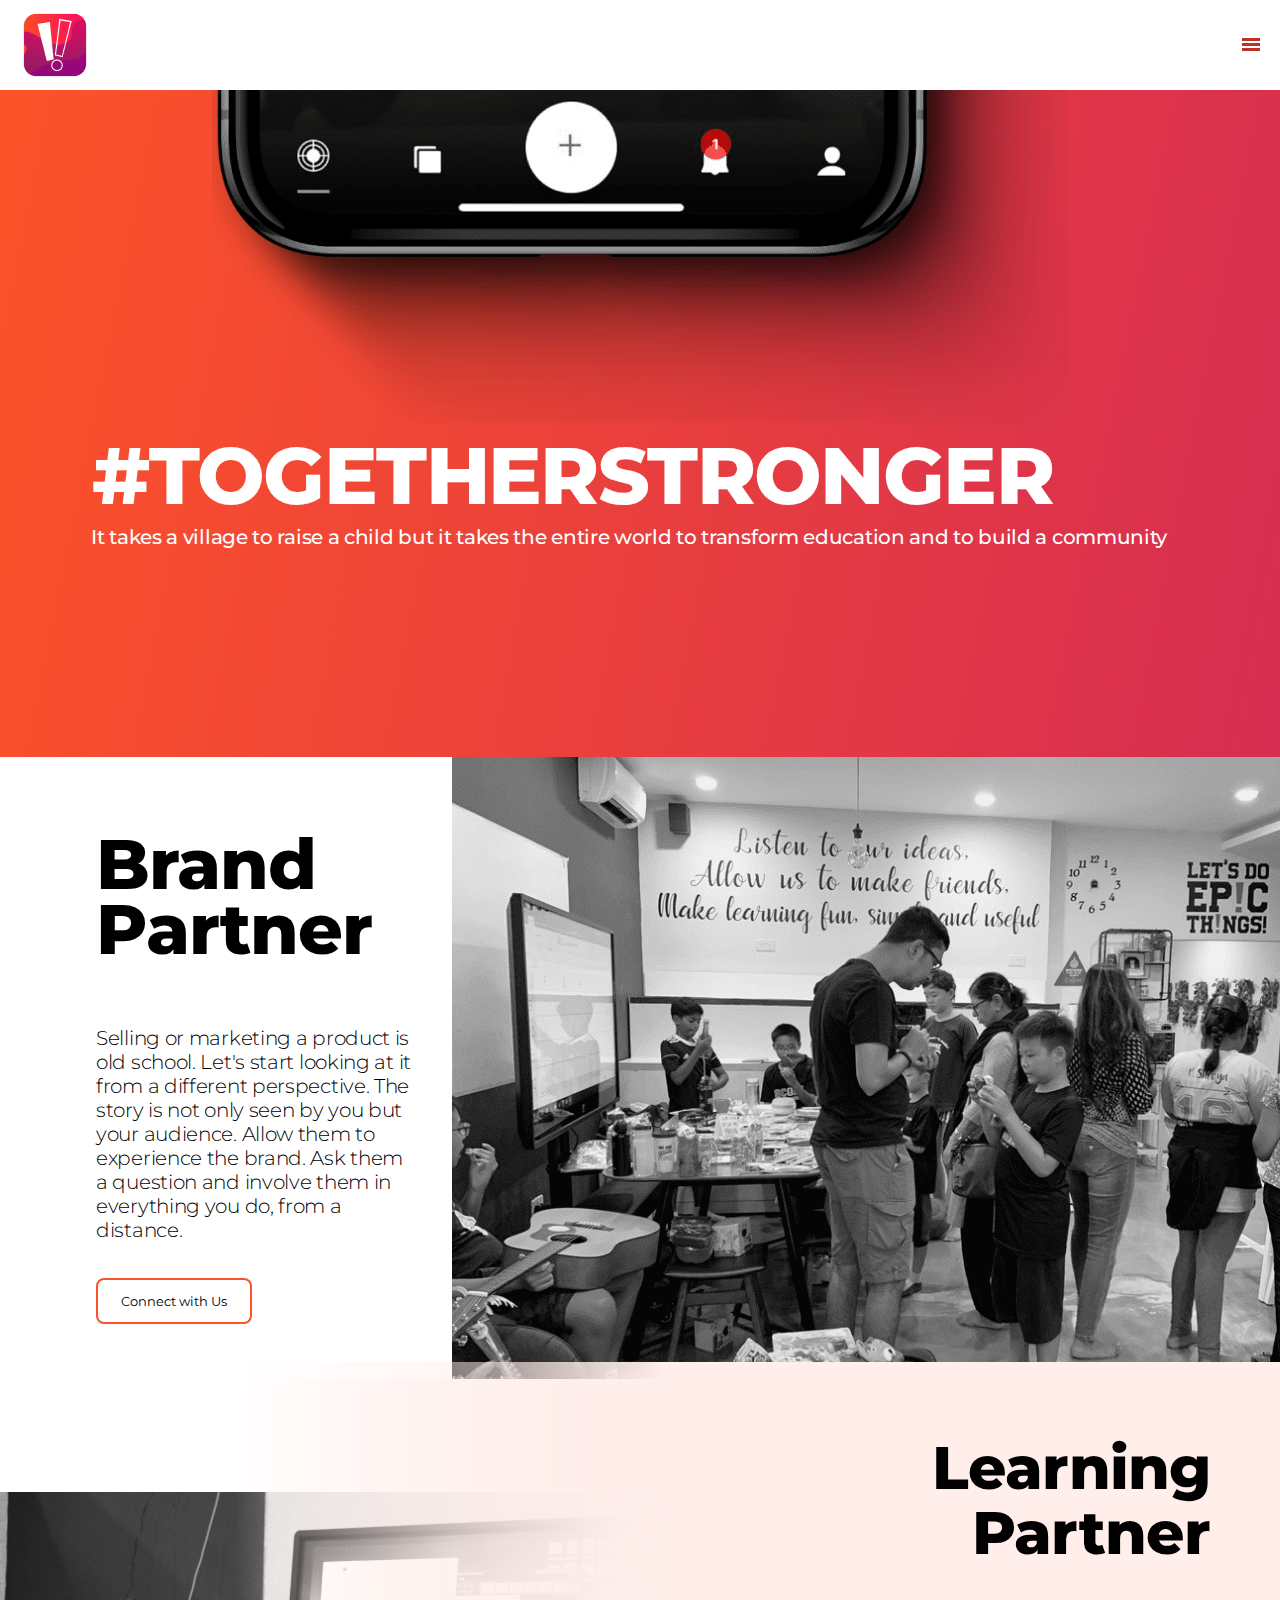
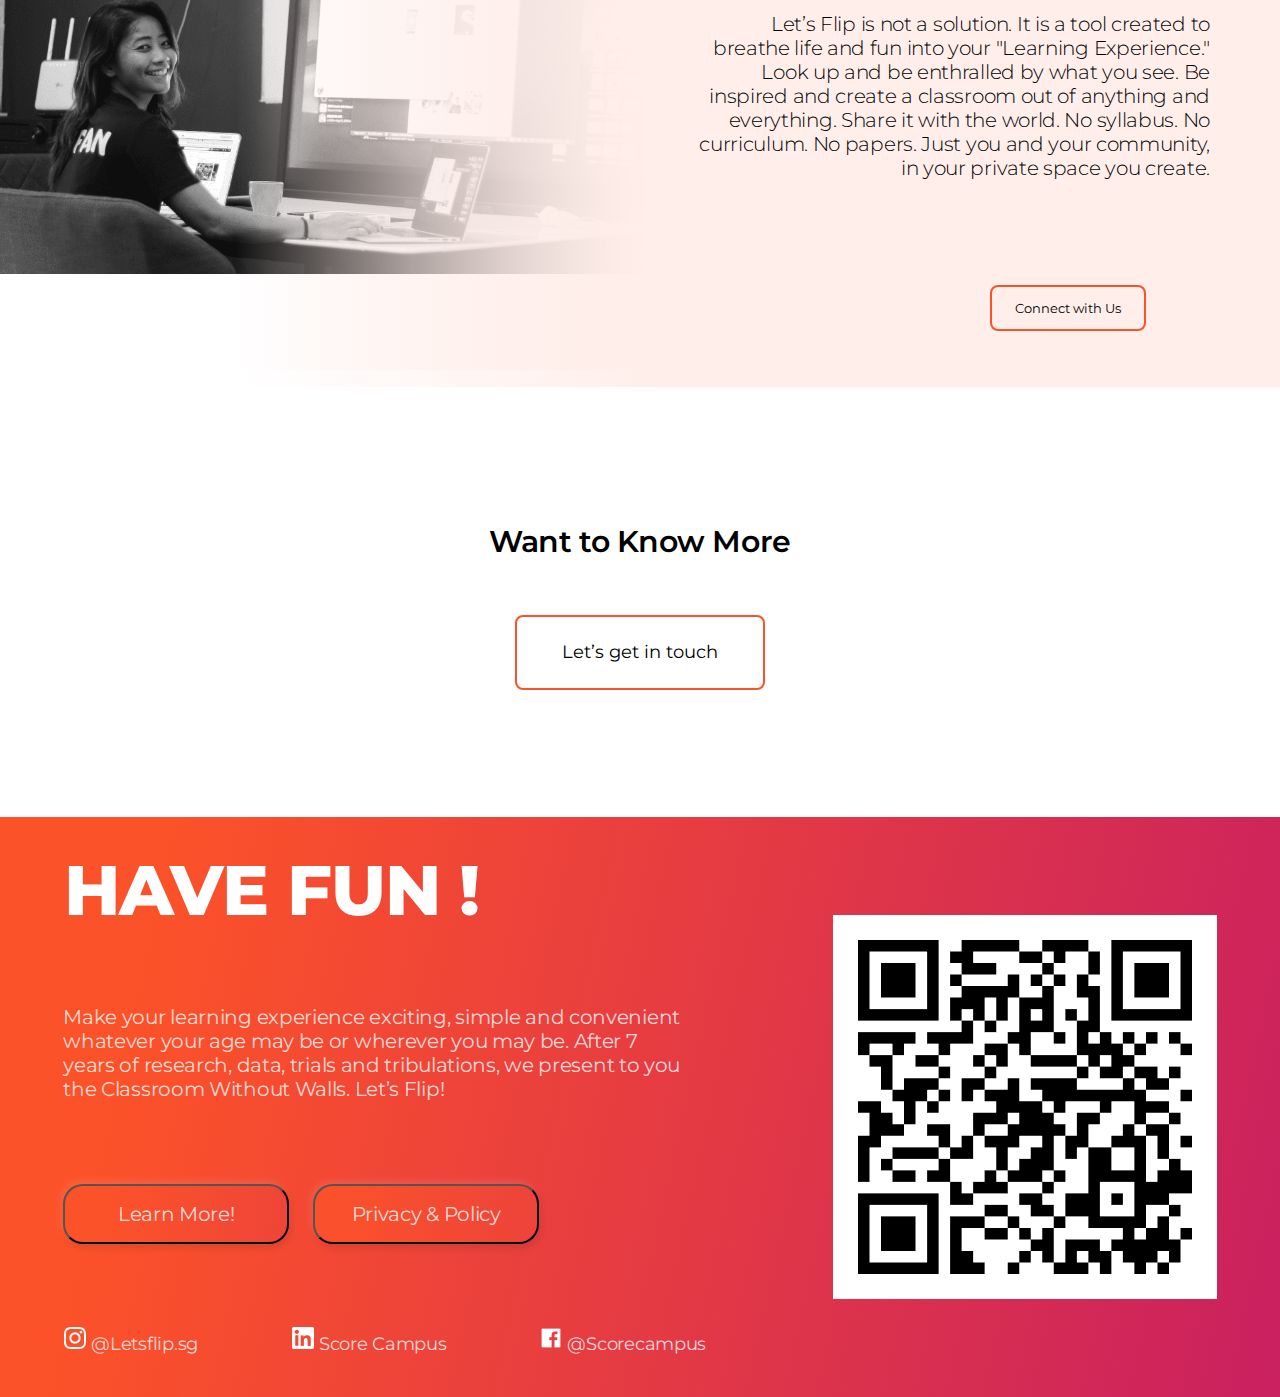
<file: partner.html>
<!DOCTYPE html>
<html lang="en">
<head>
    <title>Partner</title>
    <meta charset="UTF-8">
    <meta http-equiv="X-UA-Compatible" content="IE=edge">
    <meta name="viewport" 
    content="width=device-width, initial-scale=1.0, maximum-scale=1.0, user-scalable=0">    
    <link rel="stylesheet" href="css/style.css">
    <link rel="stylesheet" href="css/mobile.css">
    <meta name="description" content="Classroom Without Walls" />
    <meta property="og:title" content="Let’s Flip Application" />
    <meta property="og:url" content="https://getletsflip.com/" />
    <meta property="og:description" content="Turn the world into your classroom & let your voices be heard" />
    <link rel="icon" href="img/logo.png">
    <meta property="og:image" content="https://getletsflip.com/link-icon.png"/>
    <meta property="og:type" content="website" />
    <meta property="og:image:type" content="image/png">
    <meta property="og:type" content="article" />
    <meta property="og:locale" content="en_SG" />
</head>
<body>
    
    <!-- Navbar -->

    <div class="navbar">
        <a href="" class="logo"><img src="img/logo.png" alt=""></a>
        <input class="menu-btn" type="checkbox" id="menu-btn" />
        <label class="menu-icon" for="menu-btn"><span class="navicon"></span></label>
        <ul class="menu">
          <li><a href="index.html">Home</a></li>
          <li><a href="privateclassroom.html">Private Classroom</a></li>
          <li><a href="masterclassroom.html">Master Classroom</a></li>
          <li><a href="meettheteam.html">Meet The Team</a></li>
          <li><a href="partner.html">Partners</a></li>
          <li><a href="https://play.google.com/store/apps/details?id=com.lets_flip" target="_blank">Download Now</a></li>
        </ul>
    </div>

    <!-- End Navbar -->

    <!-- Partner Header -->

    <div class="partner-header">
        <div class="partner-header-col">
            <img src="img/partner-header-phone.png" alt="">
        </div>
        <div class="partner-header-col">
            <h1>
                #TOGETHERSTRONGER
            </h1>
            <p>
                It takes a village to raise a child but it takes the entire world to transform education and to build a community 
            </p>
        </div>
    </div>

    <!-- End Partner Header -->

    <!-- Brand Partner -->

    <div class="brand-partner">
        <div class="brand-partner-row">
            <div class="brand-partner-col">
                <h1>
                    Brand Partner
                </h1>
            </div>
            <div class="brand-partner-col">
                <p>
                    Selling or marketing a product is old school. Let's start looking at it from a different perspective.
                    The story is not only seen by you but your audience. Allow them to experience the brand.  Ask them a question and involve them in everything you do, from a distance.
                </p>
            </div>
            <div class="brand-partner-col">
                <a href="mailto:ira@scorecampus.com" target="_blank">
                    <button>Connect with Us</button>
                </a>
            </div>
        </div>
        <div class="brand-partner-row">
            <img src="img/partner-brand-partner-image.png" alt="">
        </div>
    </div>

    <!-- End Brand Partner -->

    <!-- Learning Partner -->

    <div class="learning-partner">
        <div class="learning-partner-background-fade">

        </div>
        <div class="learning-partner-row">
            <img src="img/learning-partner-image.png" alt="">
        </div>
        <div class="learning-partner-row">
            <div class="learning-partner-col">
                <h1>
                    Learning Partner
                </h1>
            </div>
            <div class="learning-partner-col">
                <p>
                    Let’s Flip is not a solution. It is a tool created to breathe life and fun into your "Learning Experience." Look up and be enthralled by what you see. 
                    Be inspired and create a classroom out of anything and everything.  Share it with the world. No syllabus. No curriculum. No papers. Just you and your community, in your private space you create.
                </p>
            </div>
            <div class="learning-partner-col">
                <a href="mailto:ira@scorecampus.com" target="_blank">
                    <button class="learning-partner-button-relative">Connect with Us</button>
                </a>
            </div>
        </div>
    </div>

    <!-- End Learning Partner -->


    <!-- Want to Know More -->

    <div class="want-to-know">
        <p>
            Want to Know More
        </p>
        <a href="mailto:ira@scorecampus.com" target="_blank">
            <button class="learning-partner-button-relative">Let’s get in touch</button>
        </a>
    </div>

    <!-- End Want to Know More -->

    <!-- Footer -->

    <div class="partner-footer-cover footer">
        <div class="footer-row">
            <div class="footer-col">
                <div class="have-fun">
                    <h1>
                        HAVE FUN !
                    </h1>
                </div>
            </div>
            <div class="footer-col">
                <div class="make-learning">
                    <p>
                        Make your learning experience exciting, simple and convenient whatever your age may be or wherever you may be. 
                        After 7 years of research, data, trials and tribulations, we present to you the Classroom Without Walls. 
                        Let’s Flip!
                    </p>
                </div>
            </div>
            <div class="footer-col">
                <div class="button-learn-more">
                    <a href="https://play.google.com/store/apps/details?id=com.lets_flip" target="_blank">
                        <button>
                            Learn More!
                        </button>
                    </a>
                    <a href="privacy.html" target="_blank">
                        <button>
                            Privacy & Policy
                        </button>
                    </a>
                </div>
            </div>
            <div class="footer-col">
                <div class="footer-col-item">
                    <div class="instagram">
                        <img src="img/icon/instagram-icon.png" alt="">
                        <a href="">@Letsflip.sg</a>
                    </div>
                </div>
                <div class="footer-col-item">
                    <div class="linkedin">
                        <img src="img/icon/linkedin-icon.png" alt="">
                        <a href="">Score Campus</a>
                    </div>
                </div>
                <div class="footer-col-item">
                    <div class="facebook">
                        <img src="img/icon/facebook-icon.png" alt="">
                        <a href="">@Scorecampus</a>
                    </div>
                </div>
            </div>
        </div>
        <div class="footer-row">
            <div class="barcode">
                <img src="img/qrcode.png" alt="">
            </div>
        </div>
    </div>

    <!-- End Footer -->
<script type="text/javascript" src="https://livejs.com/live.js"></script>
</body>
</html>
</file>
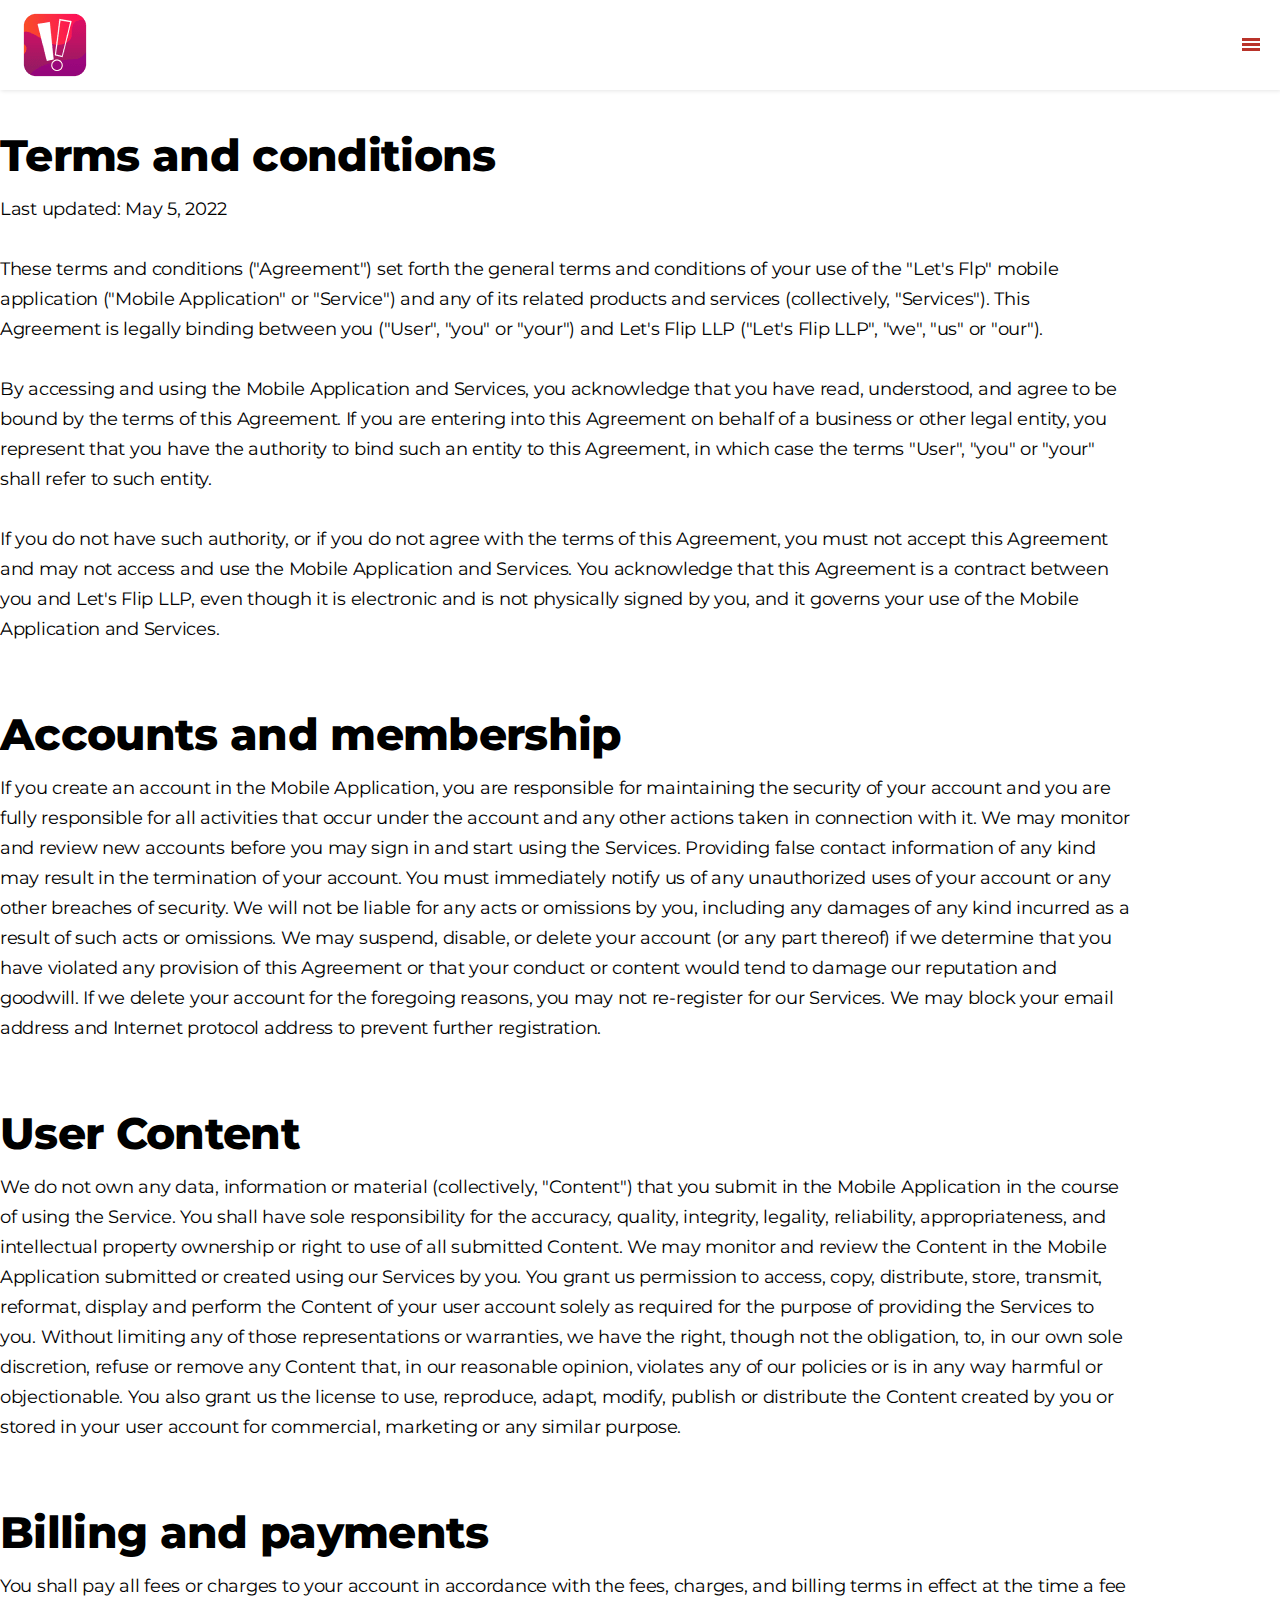
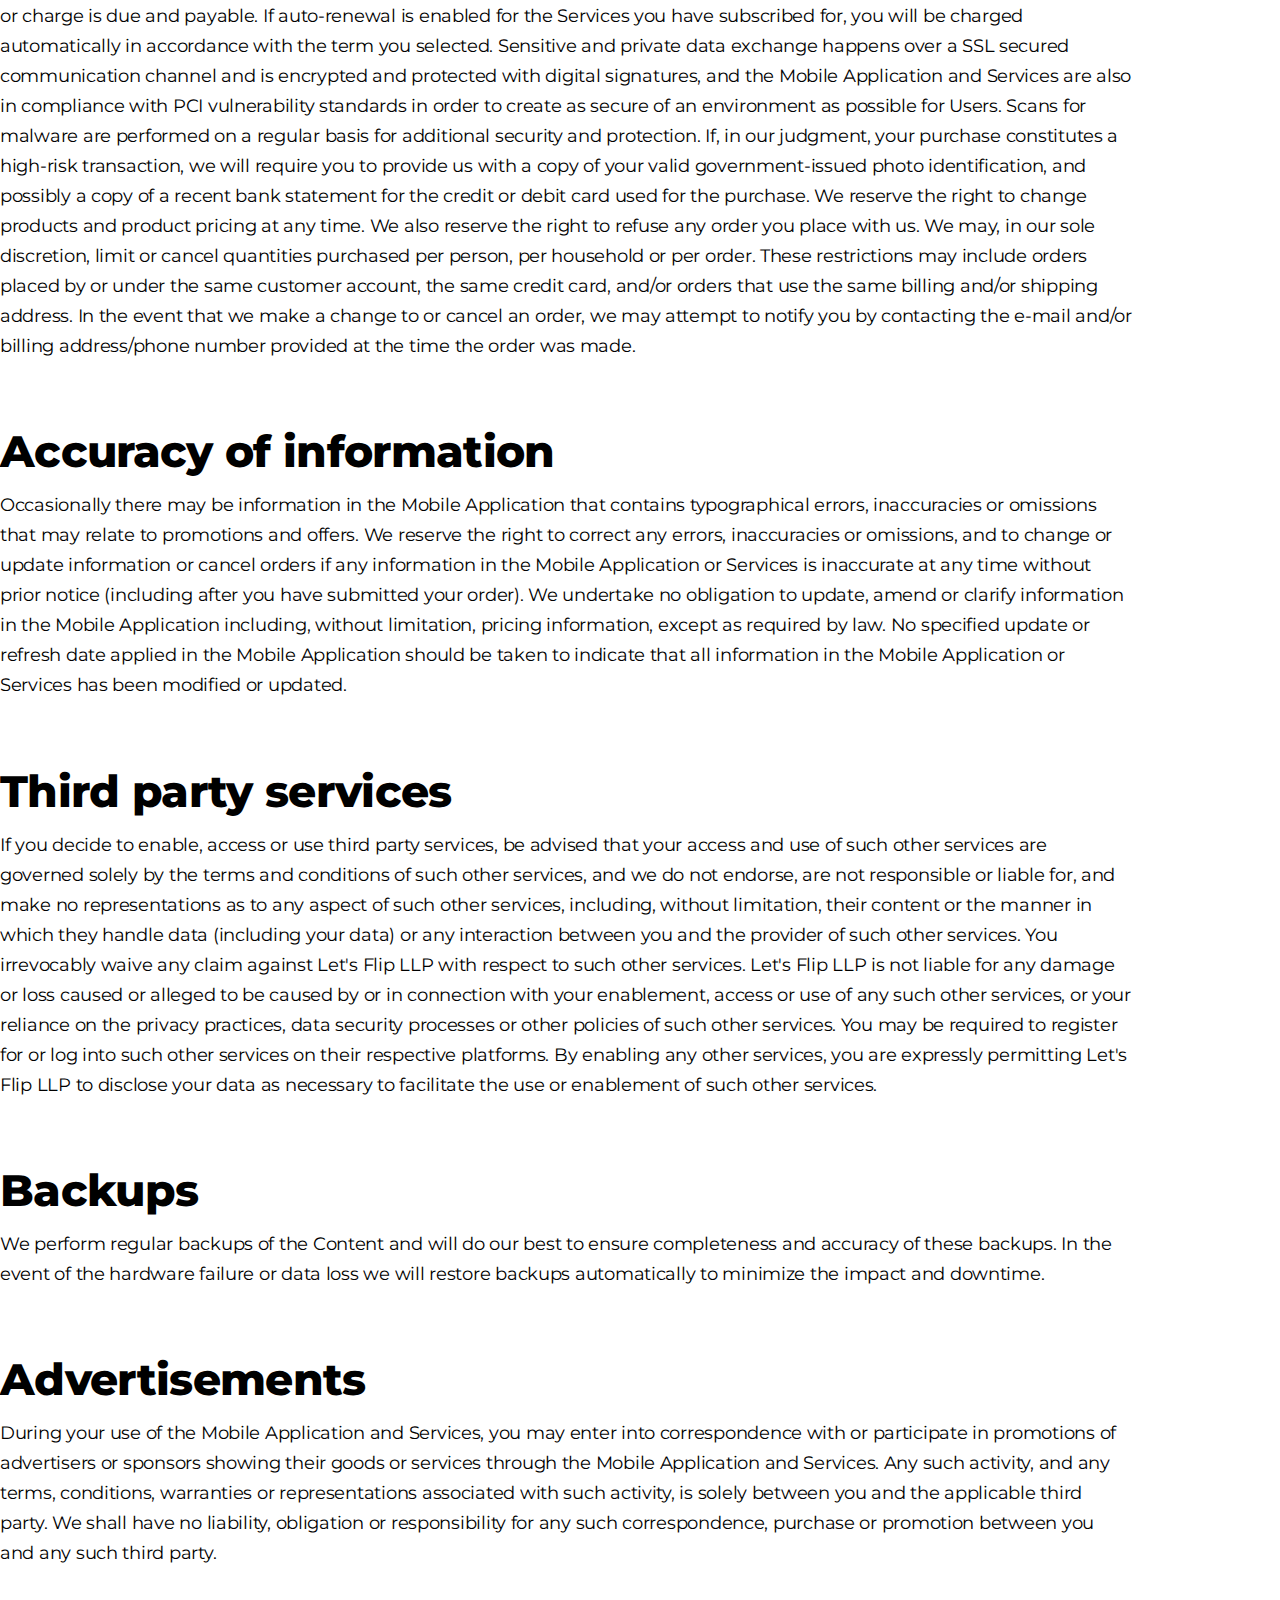
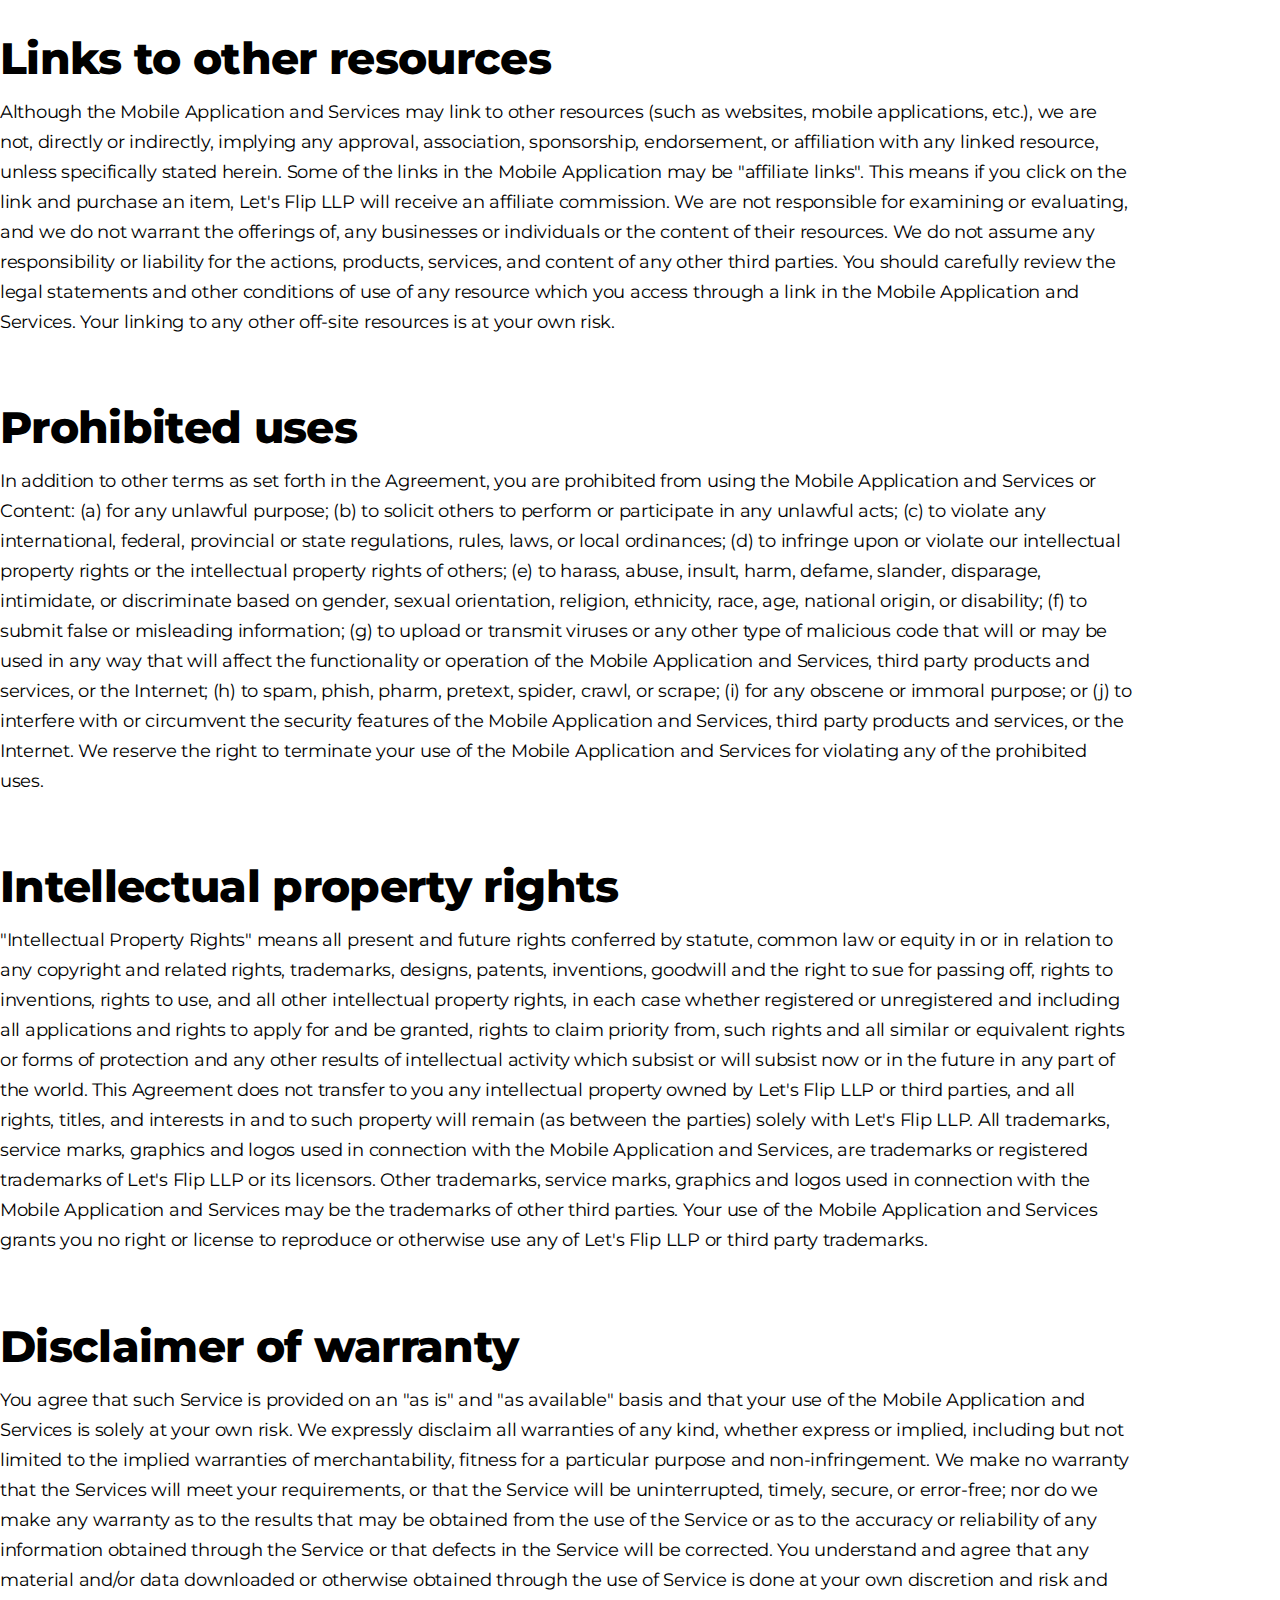
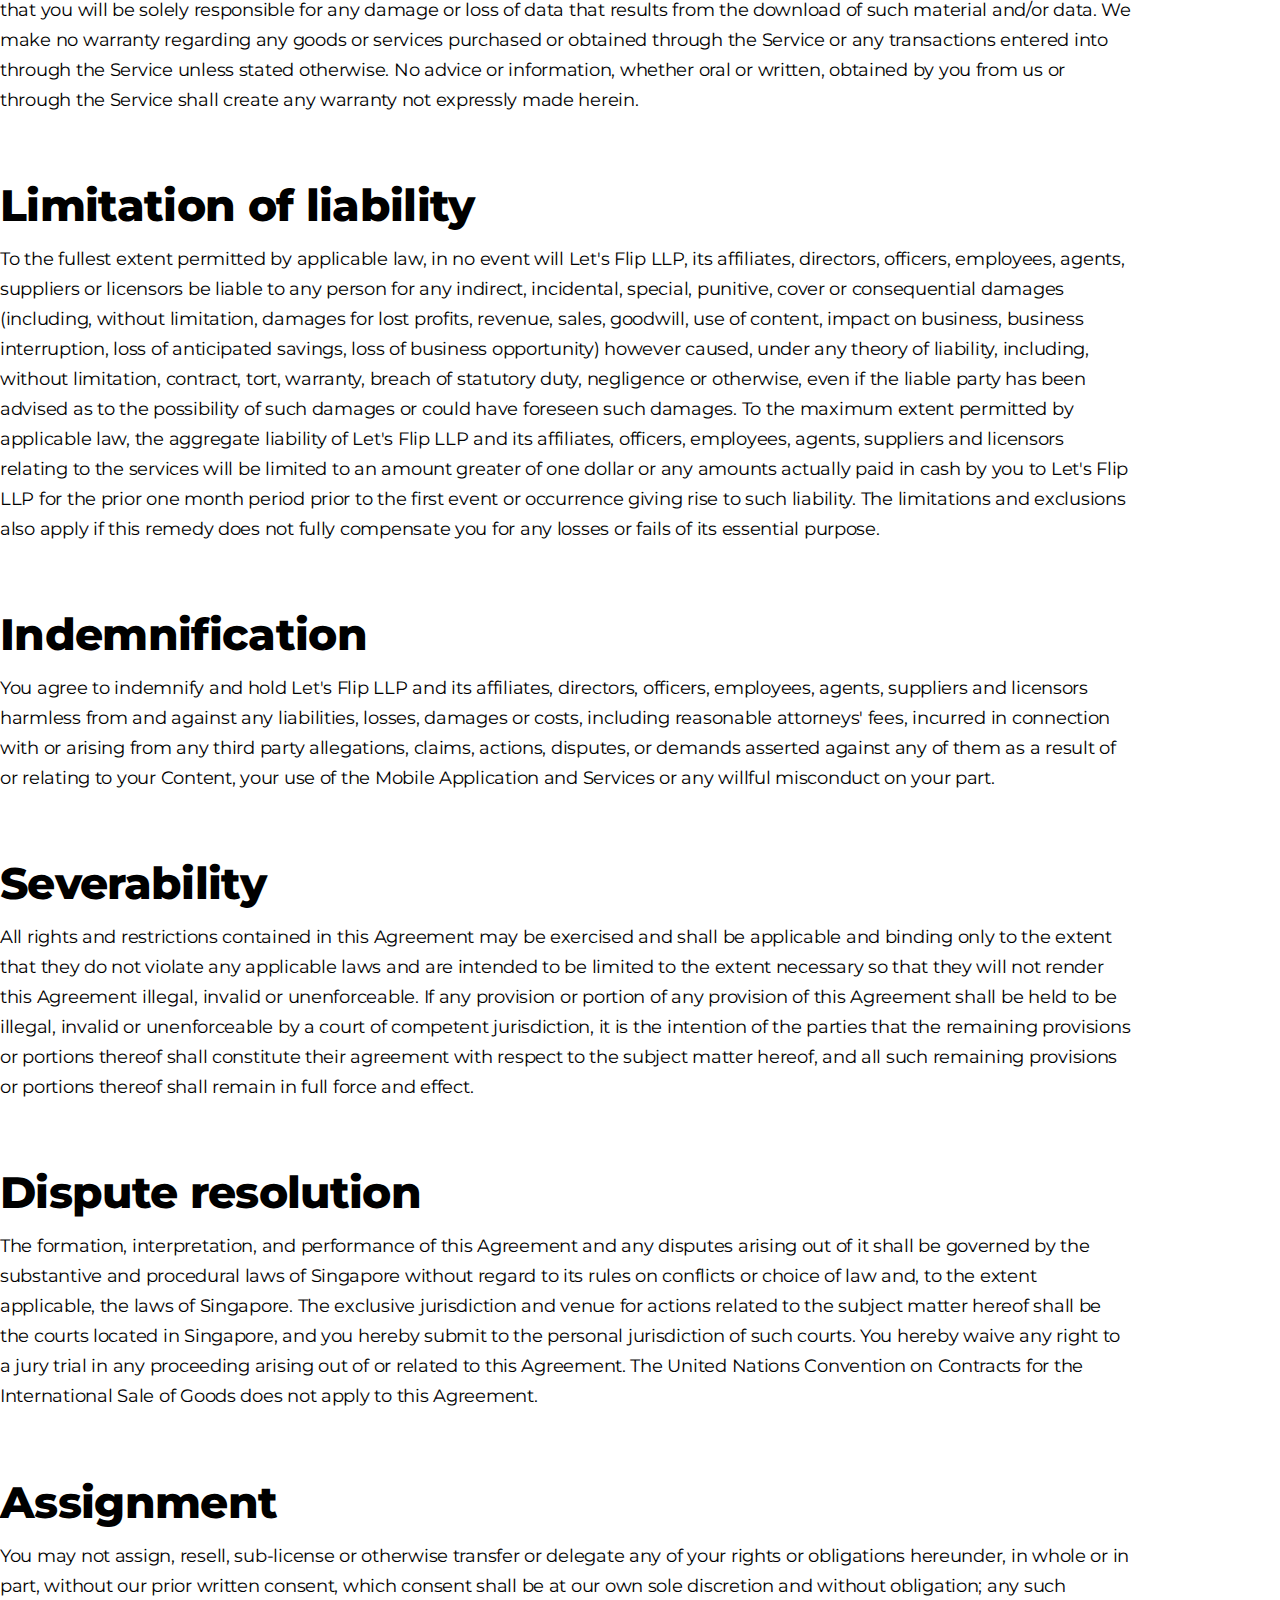
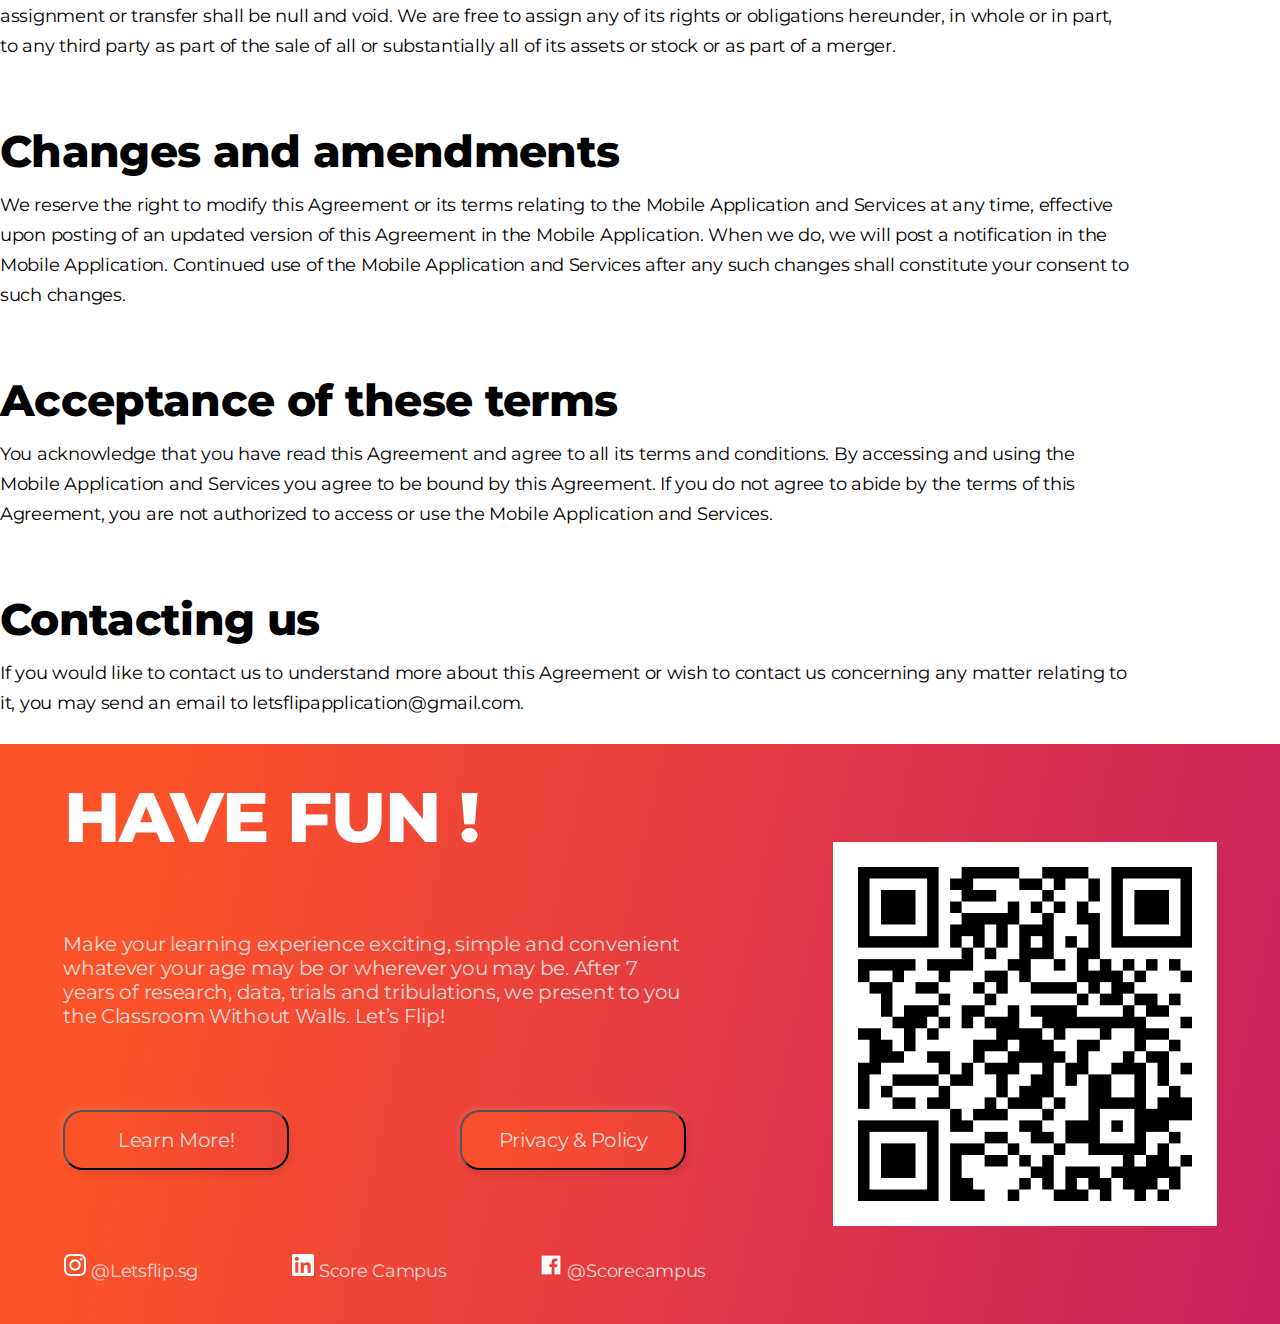
<file: privacy.html>
<!DOCTYPE html>
<html lang="en">
<head>
    <title>Welcome to Let's Flip</title>
    <meta charset="UTF-8">
    <meta http-equiv="X-UA-Compatible" content="IE=edge">
    <meta name="viewport" 
    content="width=device-width, initial-scale=1.0, maximum-scale=1.0, user-scalable=0">    
    <link rel="stylesheet" href="css/style.css">
    <link rel="stylesheet" href="css/mobile.css">
    <meta name="description" content="Classroom Without Walls" />
    <meta property="og:title" content="Let’s Flip Application" />
    <meta property="og:url" content="https://getletsflip.com/" />
    <meta property="og:description" content="Turn the world into your classroom & let your voices be heard" />
    <link rel="icon" href="img/logo.png">
    <meta property="og:image" content="https://getletsflip.com/link-icon.png"/>
    <meta property="og:type" content="website" />
    <meta property="og:image:type" content="image/png">
    <meta property="og:type" content="article" />
    <meta property="og:locale" content="en_SG" />

</head>

<body>
    <!-- Navbar -->

    <div class="navbar">
        <a href="" class="logo"><img src="img/logo.png" alt=""></a>
        <input class="menu-btn" type="checkbox" id="menu-btn" />
        <label class="menu-icon" for="menu-btn"><span class="navicon"></span></label>
        <ul class="menu">
            <li><a href="index.html">Home</a></li>
            <li><a href="privateclassroom.html">Private Classroom</a></li>
            <li><a href="masterclassroom.html">Master Classroom</a></li>
            <li><a href="meettheteam.html">Meet The Team</a></li>
            <li><a href="partner.html">Partners</a></li>
            <li><a href="https://play.google.com/store/apps/details?id=com.lets_flip" target="_blank">Download Now</a></li>
          </ul>
    </div>

    <!-- End Navbar -->

    <!-- Privacy Section -->

    <div class="privacy">
        <div class="privacy-wrapper">
            <div class="privacy-section">
                <div class="section-title">
                    <h2>
                        Terms and conditions
                    </h2>
                </div>
                <p>
                    Last updated: May 5, 2022
                    <br><br>
                    These terms and conditions ("Agreement") set forth the general terms and conditions of your use of the "Let's Flp" mobile application ("Mobile Application" or "Service") and any of its related products and services (collectively, "Services"). This Agreement is legally binding between you ("User", "you" or "your") and Let's Flip LLP ("Let's Flip LLP", "we", "us" or "our"). 
                    <br><br>
                    By accessing and using the Mobile Application and Services, you acknowledge that you have read, understood, and agree to be bound by the terms of this Agreement. If you are entering into this Agreement on behalf of a business or other legal entity, you represent that you have the authority to bind such an entity to this Agreement, in which case the terms "User", "you" or "your" shall refer to such entity. 
                    <br><br>
                    If you do not have such authority, or if you do not agree with the terms of this Agreement, you must not accept this Agreement and may not access and use the Mobile Application and Services. You acknowledge that this Agreement is a contract between you and Let's Flip LLP, even though it is electronic and is not physically signed by you, and it governs your use of the Mobile Application and Services.
                </p>
            </div>
            <div class="privacy-section">
                <div class="section-title">
                    <h2>
                        Accounts and membership
                    </h2>
                </div>
                <p>
                    If you create an account in the Mobile Application, you are responsible for maintaining the security of your account and you are fully responsible for all activities that occur under the account and any other actions taken in connection with it. We may monitor and review new accounts before you may sign in and start using the Services. Providing false contact information of any kind may result in the termination of your account. You must immediately notify us of any unauthorized uses of your account or any other breaches of security. We will not be liable for any acts or omissions by you, including any damages of any kind incurred as a result of such acts or omissions. We may suspend, disable, or delete your account (or any part thereof) if we determine that you have violated any provision of this Agreement or that your conduct or content would tend to damage our reputation and goodwill. If we delete your account for the foregoing reasons, you may not re-register for our Services. We may block your email address and Internet protocol address to prevent further registration.
                </p>
            </div>
            <div class="privacy-section">
                <div class="section-title">
                    <h2>
                        User Content
                    </h2>
                </div>
                <p>
                    We do not own any data, information or material (collectively, "Content") that you submit in the Mobile Application in the course of using the Service. You shall have sole responsibility for the accuracy, quality, integrity, legality, reliability, appropriateness, and intellectual property ownership or right to use of all submitted Content. We may monitor and review the Content in the Mobile Application submitted or created using our Services by you. You grant us permission to access, copy, distribute, store, transmit, reformat, display and perform the Content of your user account solely as required for the purpose of providing the Services to you. Without limiting any of those representations or warranties, we have the right, though not the obligation, to, in our own sole discretion, refuse or remove any Content that, in our reasonable opinion, violates any of our policies or is in any way harmful or objectionable. You also grant us the license to use, reproduce, adapt, modify, publish or distribute the Content created by you or stored in your user account for commercial, marketing or any similar purpose.
                </p>
            </div>
            <div class="privacy-section">
                <div class="section-title">
                    <h2>
                        Billing and payments
                    </h2>
                </div>
                <p>
                    You shall pay all fees or charges to your account in accordance with the fees, charges, and billing terms in effect at the time a fee or charge is due and payable. If auto-renewal is enabled for the Services you have subscribed for, you will be charged automatically in accordance with the term you selected. Sensitive and private data exchange happens over a SSL secured communication channel and is encrypted and protected with digital signatures, and the Mobile Application and Services are also in compliance with PCI vulnerability standards in order to create as secure of an environment as possible for Users. Scans for malware are performed on a regular basis for additional security and protection. If, in our judgment, your purchase constitutes a high-risk transaction, we will require you to provide us with a copy of your valid government-issued photo identification, and possibly a copy of a recent bank statement for the credit or debit card used for the purchase. We reserve the right to change products and product pricing at any time. We also reserve the right to refuse any order you place with us. We may, in our sole discretion, limit or cancel quantities purchased per person, per household or per order. These restrictions may include orders placed by or under the same customer account, the same credit card, and/or orders that use the same billing and/or shipping address. In the event that we make a change to or cancel an order, we may attempt to notify you by contacting the e-mail and/or billing address/phone number provided at the time the order was made.
                </p>
            </div>
            <div class="privacy-section">
                <div class="section-title">
                    <h2>
                        Accuracy of information
                    </h2>
                </div>
                <p>
                    Occasionally there may be information in the Mobile Application that contains typographical errors, inaccuracies or omissions that may relate to promotions and offers. We reserve the right to correct any errors, inaccuracies or omissions, and to change or update information or cancel orders if any information in the Mobile Application or Services is inaccurate at any time without prior notice (including after you have submitted your order). We undertake no obligation to update, amend or clarify information in the Mobile Application including, without limitation, pricing information, except as required by law. No specified update or refresh date applied in the Mobile Application should be taken to indicate that all information in the Mobile Application or Services has been modified or updated.
                </p>
            </div>
            <div class="privacy-section">
                <div class="section-title">
                    <h2>
                        Third party services
                    </h2>
                </div>
                <p>
                    If you decide to enable, access or use third party services, be advised that your access and use of such other services are governed solely by the terms and conditions of such other services, and we do not endorse, are not responsible or liable for, and make no representations as to any aspect of such other services, including, without limitation, their content or the manner in which they handle data (including your data) or any interaction between you and the provider of such other services. You irrevocably waive any claim against Let's Flip LLP with respect to such other services. Let's Flip LLP is not liable for any damage or loss caused or alleged to be caused by or in connection with your enablement, access or use of any such other services, or your reliance on the privacy practices, data security processes or other policies of such other services. You may be required to register for or log into such other services on their respective platforms. By enabling any other services, you are expressly permitting Let's Flip LLP to disclose your data as necessary to facilitate the use or 
                    enablement of such other services.
                </p>
            </div>
            <div class="privacy-section">
                <div class="section-title">
                    <h2>
                        Backups
                    </h2>
                </div>
                <p>
                    We perform regular backups of the Content and will do our best to ensure completeness and accuracy of these backups. In the event of the hardware failure or data loss we will restore backups automatically to minimize the impact and downtime.
                </p>
            </div>
            <div class="privacy-section">
                <div class="section-title">
                    <h2>
                        Advertisements
                    </h2>
                </div>
                <p>
                    During your use of the Mobile Application and Services, you may enter into correspondence with or participate in promotions of advertisers or sponsors showing their goods or services through the Mobile Application and Services. Any such activity, and any terms, conditions, warranties or representations associated with such activity, is solely between you and the applicable third party. We shall have no liability, obligation or responsibility for any such correspondence, purchase or promotion between you and any such third party.
                </p>
            </div>
            <div class="privacy-section">
                <div class="section-title">
                    <h2>
                        Links to other resources
                    </h2>
                </div>
                <p>
                    Although the Mobile Application and Services may link to other resources (such as websites, mobile applications, etc.), we are not, directly or indirectly, implying any approval, association, sponsorship, endorsement, or affiliation with any linked resource, unless specifically stated herein. Some of the links in the Mobile Application may be "affiliate links". This means if you click on the link and purchase an item, Let's Flip LLP will receive an affiliate commission. We are not responsible for examining or evaluating, and we do not warrant the offerings of, any businesses or individuals or the content of their resources. We do not assume any responsibility or liability for the actions, products, services, and content of any other third parties. You should carefully review the legal statements and other conditions of use of any resource which you access through a link in the Mobile Application and Services. Your linking to any other off-site resources is at your own risk.
                </p>
            </div>
            <div class="privacy-section">
                <div class="section-title">
                    <h2>
                        Prohibited uses
                    </h2>
                </div>
                <p>
                    In addition to other terms as set forth in the Agreement, you are prohibited from using the Mobile Application and Services or Content: (a) for any unlawful purpose; (b) to solicit others to perform or participate in any unlawful acts; (c) to violate any international, federal, provincial or state regulations, rules, laws, or local ordinances; (d) to infringe upon or violate our intellectual property rights or the intellectual property rights of others; (e) to harass, abuse, insult, harm, defame, slander, disparage, intimidate, or discriminate based on gender, sexual orientation, religion, ethnicity, race, age, national origin, or disability; (f) to submit false or misleading information; (g) to upload or transmit viruses or any other type of malicious code that will or may be used in any way that will affect the functionality or operation of the Mobile Application and Services, third party products and services, or the Internet; (h) to spam, phish, pharm, pretext, spider, crawl, or scrape; (i) for any obscene or immoral purpose; or (j) to interfere with or circumvent the security features of the Mobile Application and Services, third party products and services, or the Internet. We reserve the right to terminate your use of the Mobile Application and Services for violating any of the prohibited uses.
                </p>
            </div>
            <div class="privacy-section">
                <h2>
                    Intellectual property rights
                </h2>
                <p>
                    "Intellectual Property Rights" means all present and future rights conferred by statute, common law or equity in or in relation to any copyright and related rights, trademarks, designs, patents, inventions, goodwill and the right to sue for passing off, rights to inventions, rights to use, and all other intellectual property rights, in each case whether registered or unregistered and including all applications and rights to apply for and be granted, rights to claim priority from, such rights and all similar or equivalent rights or forms of protection and any other results of intellectual activity which subsist or will subsist now or in the future in any part of the world. This Agreement does not transfer to you any intellectual property owned by Let's Flip LLP or third parties, and all rights, titles, and interests in and to such property will remain (as between the parties) solely with Let's Flip LLP. All trademarks, service marks, graphics and logos used in connection with the Mobile Application and Services, are trademarks or registered trademarks of Let's Flip LLP or its licensors. Other trademarks, service marks, graphics and logos used in connection with the Mobile Application and Services may be the trademarks of other third parties. Your use of the Mobile Application and Services grants you no right or license to reproduce or otherwise use any of Let's Flip LLP or third party trademarks.
                </p>
            </div>
            <div class="privacy-section">
                <h2>
                    Disclaimer of warranty
                </h2>
                <p>
                    You agree that such Service is provided on an "as is" and "as available" basis and that your use of the Mobile Application and Services is solely at your own risk. We expressly disclaim all warranties of any kind, whether express or implied, including but not limited to the implied warranties of merchantability, fitness for a particular purpose and non-infringement. We make no warranty that the Services will meet your requirements, or that the Service will be uninterrupted, timely, secure, or error-free; nor do we make any warranty as to the results that may be obtained from the use of the Service or as to the accuracy or reliability of any information obtained through the Service or that defects in the Service will be corrected. You understand and agree that any material and/or data downloaded or otherwise obtained through the use of Service is done at your own discretion and risk and that you will be solely responsible for any damage or loss of data that results from the download of such material and/or data. We make no warranty regarding any goods or services purchased or obtained through the Service or any transactions entered into through the Service unless stated otherwise. No advice or information, whether oral or written, obtained by you from us or through the Service shall create any warranty not expressly made herein.
                </p>
            </div>
            <div class="privacy-section">
                <h2>
                    Limitation of liability
                </h2>
                <p>
                    To the fullest extent permitted by applicable law, in no event will Let's Flip LLP, its affiliates, directors, officers, employees, agents, suppliers or licensors be liable to any person for any indirect, incidental, special, punitive, cover or consequential damages (including, without limitation, damages for lost profits, revenue, sales, goodwill, use of content, impact on business, business interruption, loss of anticipated savings, loss of business opportunity) however caused, under any theory of liability, including, without limitation, contract, tort, warranty, breach of statutory duty, negligence or otherwise, even if the liable party has been advised as to the possibility of such damages or could have foreseen such damages. To the maximum extent permitted by applicable law, the aggregate liability of Let's Flip LLP and its affiliates, officers, employees, agents, suppliers and licensors relating to the services will be limited to an amount greater of one dollar or any amounts actually paid in cash by you to Let's Flip LLP for the prior one month period prior to the first event or occurrence giving rise to such liability. The limitations and exclusions also apply if this remedy does not fully compensate you for any losses or fails of its essential purpose.
                </p>
            </div>
            <div class="privacy-section">
                <h2>
                    Indemnification
                </h2>
                <p>
                    You agree to indemnify and hold Let's Flip LLP and its affiliates, directors, officers, employees, agents, suppliers and licensors harmless from and against any liabilities, losses, damages or costs, including reasonable attorneys' fees, incurred in connection with or arising from any third party allegations, claims, actions, disputes, or demands asserted against any of them as a result of or relating to your Content, your use of the Mobile Application and Services or any willful misconduct on your part.
                </p>
            </div>
            <div class="privacy-section">
                <h2>
                    Severability
                </h2>
                <p>
                    All rights and restrictions contained in this Agreement may be exercised and shall be applicable and binding only to the extent that they do not violate any applicable laws and are intended to be limited to the extent necessary so that they will not render this Agreement illegal, invalid or unenforceable. If any provision or portion of any provision of this Agreement shall be held to be illegal, invalid or unenforceable by a court of competent jurisdiction, it is the intention of the parties that the remaining provisions or portions thereof shall constitute their agreement with respect to the subject matter hereof, and all such remaining provisions or portions thereof shall remain in full force and effect.
                </p>
            </div>
            <div class="privacy-section">
                <h2>
                    Dispute resolution
                </h2>
                <p>
                    The formation, interpretation, and performance of this Agreement and any disputes arising out of it shall be governed by the substantive and procedural laws of Singapore without regard to its rules on conflicts or choice of law and, to the extent applicable, the laws of Singapore. The exclusive jurisdiction and venue for actions related to the subject matter hereof shall be the courts located in Singapore, and you hereby submit to the personal jurisdiction of such courts. You hereby waive any right to a jury trial in any proceeding arising out of or related to this Agreement. The United Nations Convention on Contracts for the International Sale of Goods does not apply to this Agreement.
                </p>
            </div>
            <div class="privacy-section">
                <h2>
                    Assignment
                </h2>
                <p>
                    You may not assign, resell, sub-license or otherwise transfer or delegate any of your rights or obligations hereunder, in whole or in part, without our prior written consent, which consent shall be at our own sole discretion and without obligation; any such assignment or transfer shall be null and void. We are free to assign any of its rights or obligations hereunder, in whole or in part, to any third party as part of the sale of all or substantially all of its assets or stock or as part of a merger.
                </p>
            </div>
            <div class="privacy-section">
                <h2>
                    Changes and amendments
                </h2>
                <p>
                    We reserve the right to modify this Agreement or its terms relating to the Mobile Application and Services at any time, effective upon posting of an updated version of this Agreement in the Mobile Application. When we do, we will post a notification in the Mobile Application. Continued use of the Mobile Application and Services after any such changes shall constitute your consent to such changes.
                </p>
            </div>
            <div class="privacy-section">
                <h2>
                    Acceptance of these terms
                </h2>
                <p>
                    You acknowledge that you have read this Agreement and agree to all its terms and conditions. By accessing and using the Mobile Application and Services you agree to be bound by this Agreement. If you do not agree to abide by the terms of this Agreement, you are not authorized to access or use the Mobile Application and Services.
                </p>
            </div>
            <div class="privacy-section">
                <h2>
                    Contacting us
                </h2>
                <p>
                    If you would like to contact us to understand more about this Agreement or wish to contact us concerning any matter relating to it, you may send an email to letsflipapplication@gmail.com.
                </p>
            </div>
        </div>
    </div>

    <!-- End Privacy Section -->

     <!-- Footer -->

     <div class="pc-footer-cover footer">
        <div class="footer-row">
            <div class="footer-col">
                <div class="have-fun">
                    <h1>
                        HAVE FUN !
                    </h1>
                </div>
            </div>
            <div class="footer-col">
                <div class="make-learning">
                    <p>
                        Make your learning experience exciting, simple and convenient whatever your age may be or wherever you may be. 
                        After 7 years of research, data, trials and tribulations, we present to you the Classroom Without Walls. 
                        Let’s Flip!
                    </p>
                </div>
            </div>
            <div class="footer-col button-footer">
                    <a href="https://play.google.com/store/apps/details?id=com.lets_flip" target="_blank">
                        <button>
                            Learn More!
                        </button>
                    </a>
                    <a href="privacy.html" target="_blank">
                        <button>
                            Privacy & Policy
                        </button>
                    </a>
            </div>
            <div class="footer-col">
                <div class="footer-col-item">
                    <div class="instagram">
                        <img src="img/icon/instagram-icon.png" alt="">
                        <a href="">@Letsflip.sg</a>
                    </div>
                </div>
                <div class="footer-col-item">
                    <div class="linkedin">
                        <img src="img/icon/linkedin-icon.png" alt="">
                        <a href="">Score Campus</a>
                    </div>
                </div>
                <div class="footer-col-item">
                    <div class="facebook">
                        <img src="img/icon/facebook-icon.png" alt="">
                        <a href="">@Scorecampus</a>
                    </div>
                </div>
            </div>
        </div>
        <div class="footer-row">
            <div class="barcode">
                <img src="img/qrcode.png" alt="">
            </div>
        </div>
    </div>

    <!-- End Footer -->
</body>

</html>
</file>
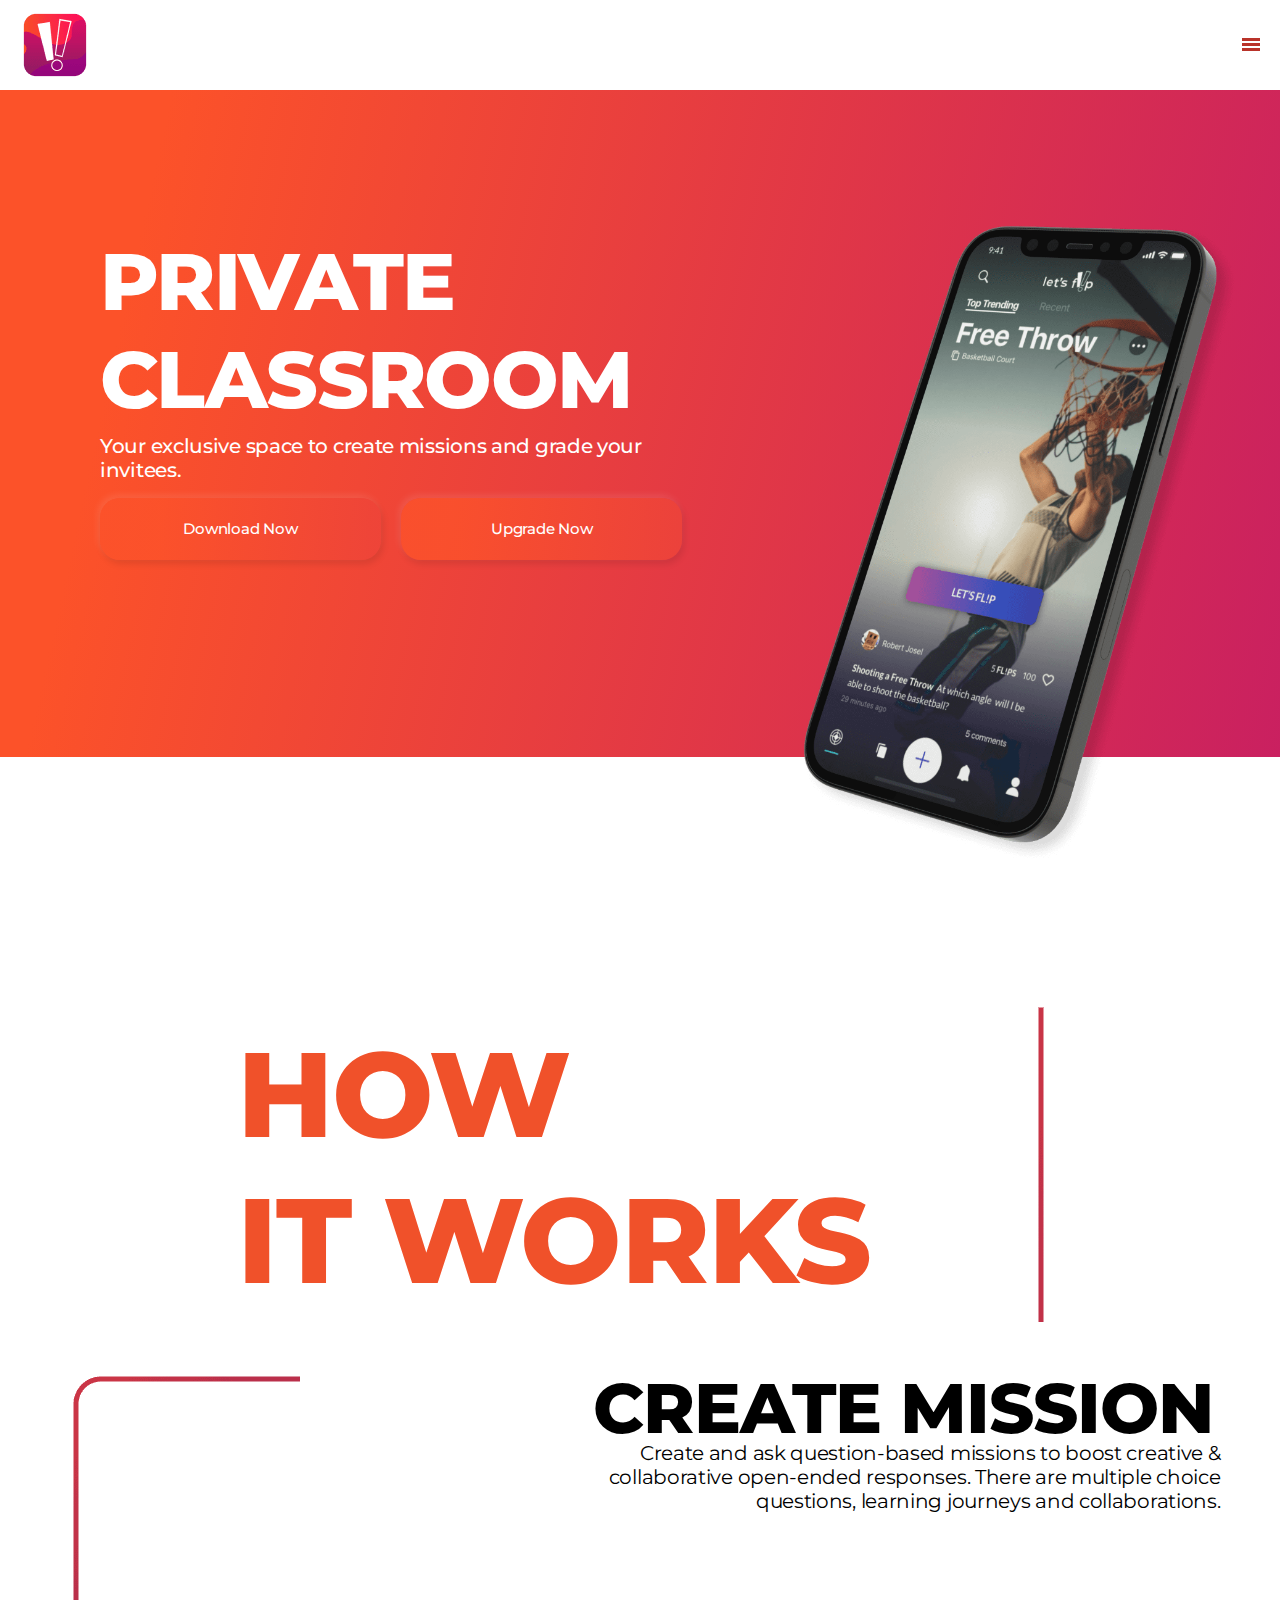
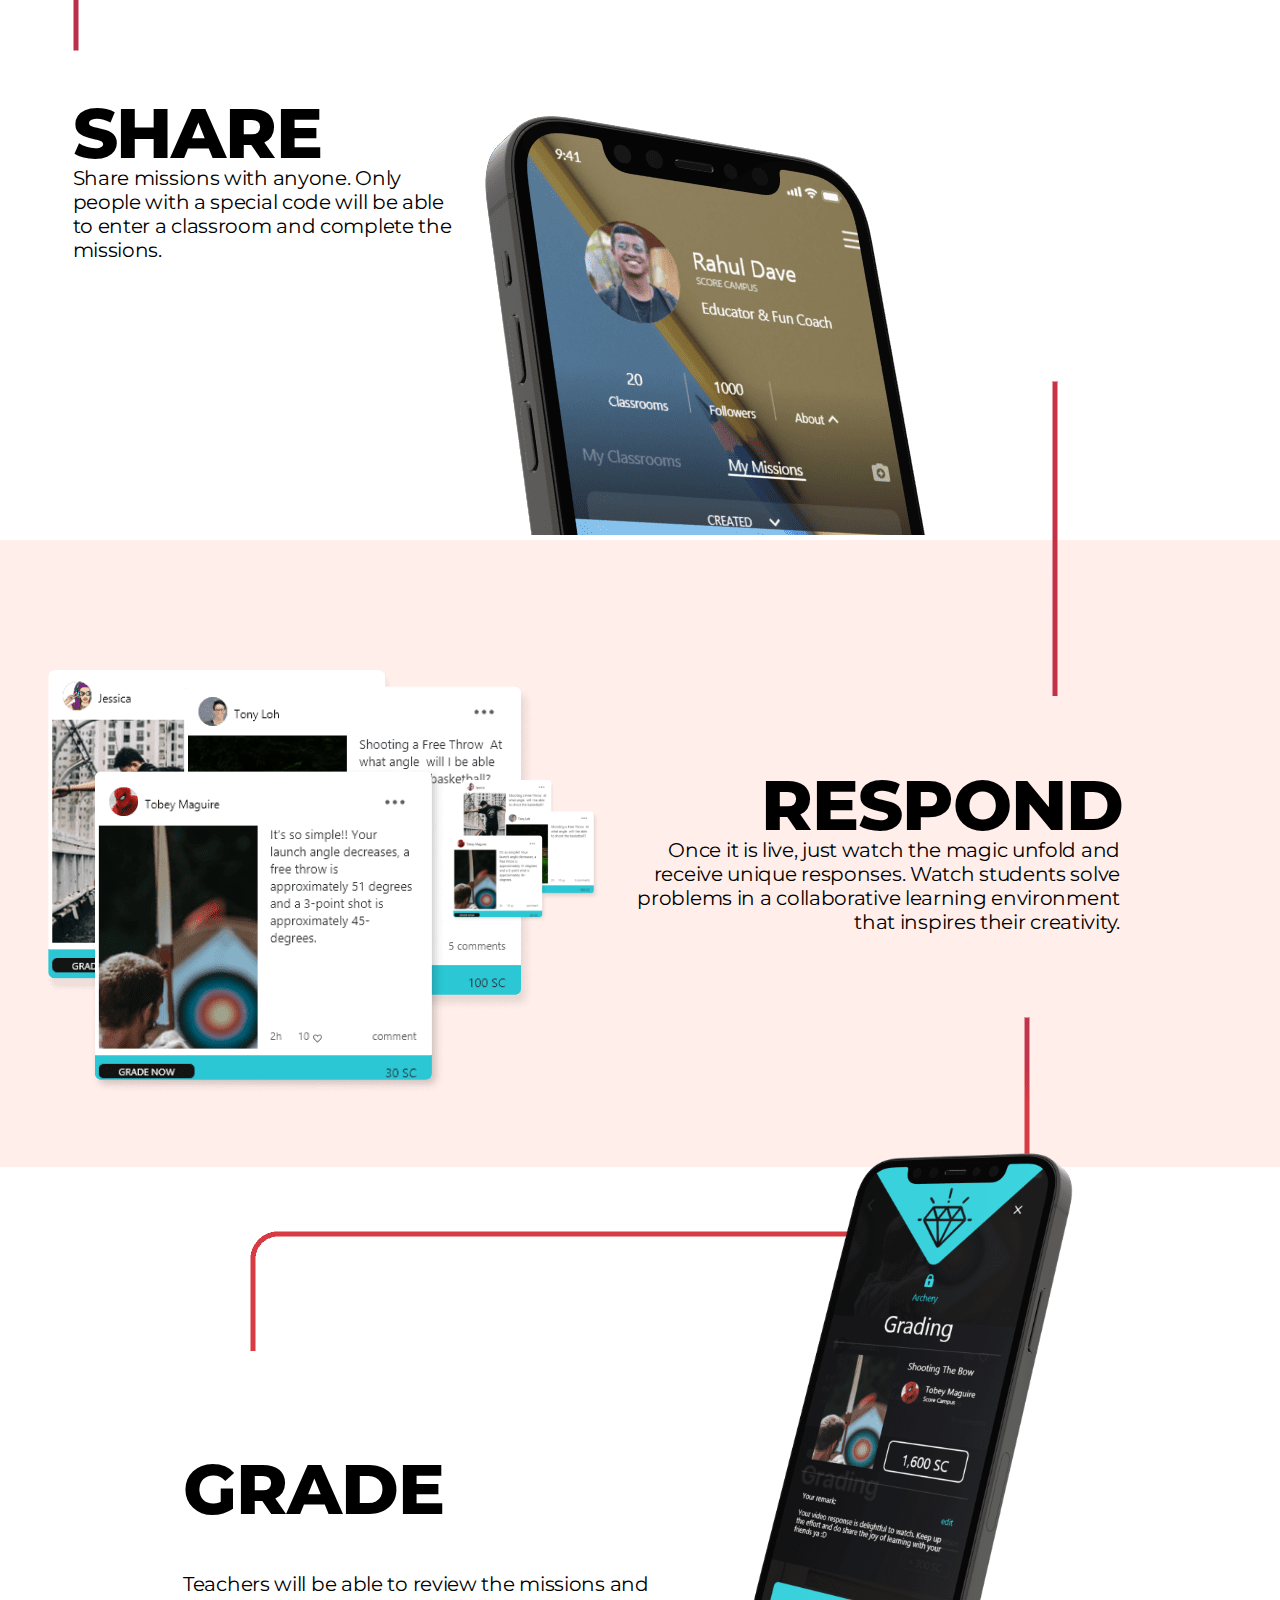
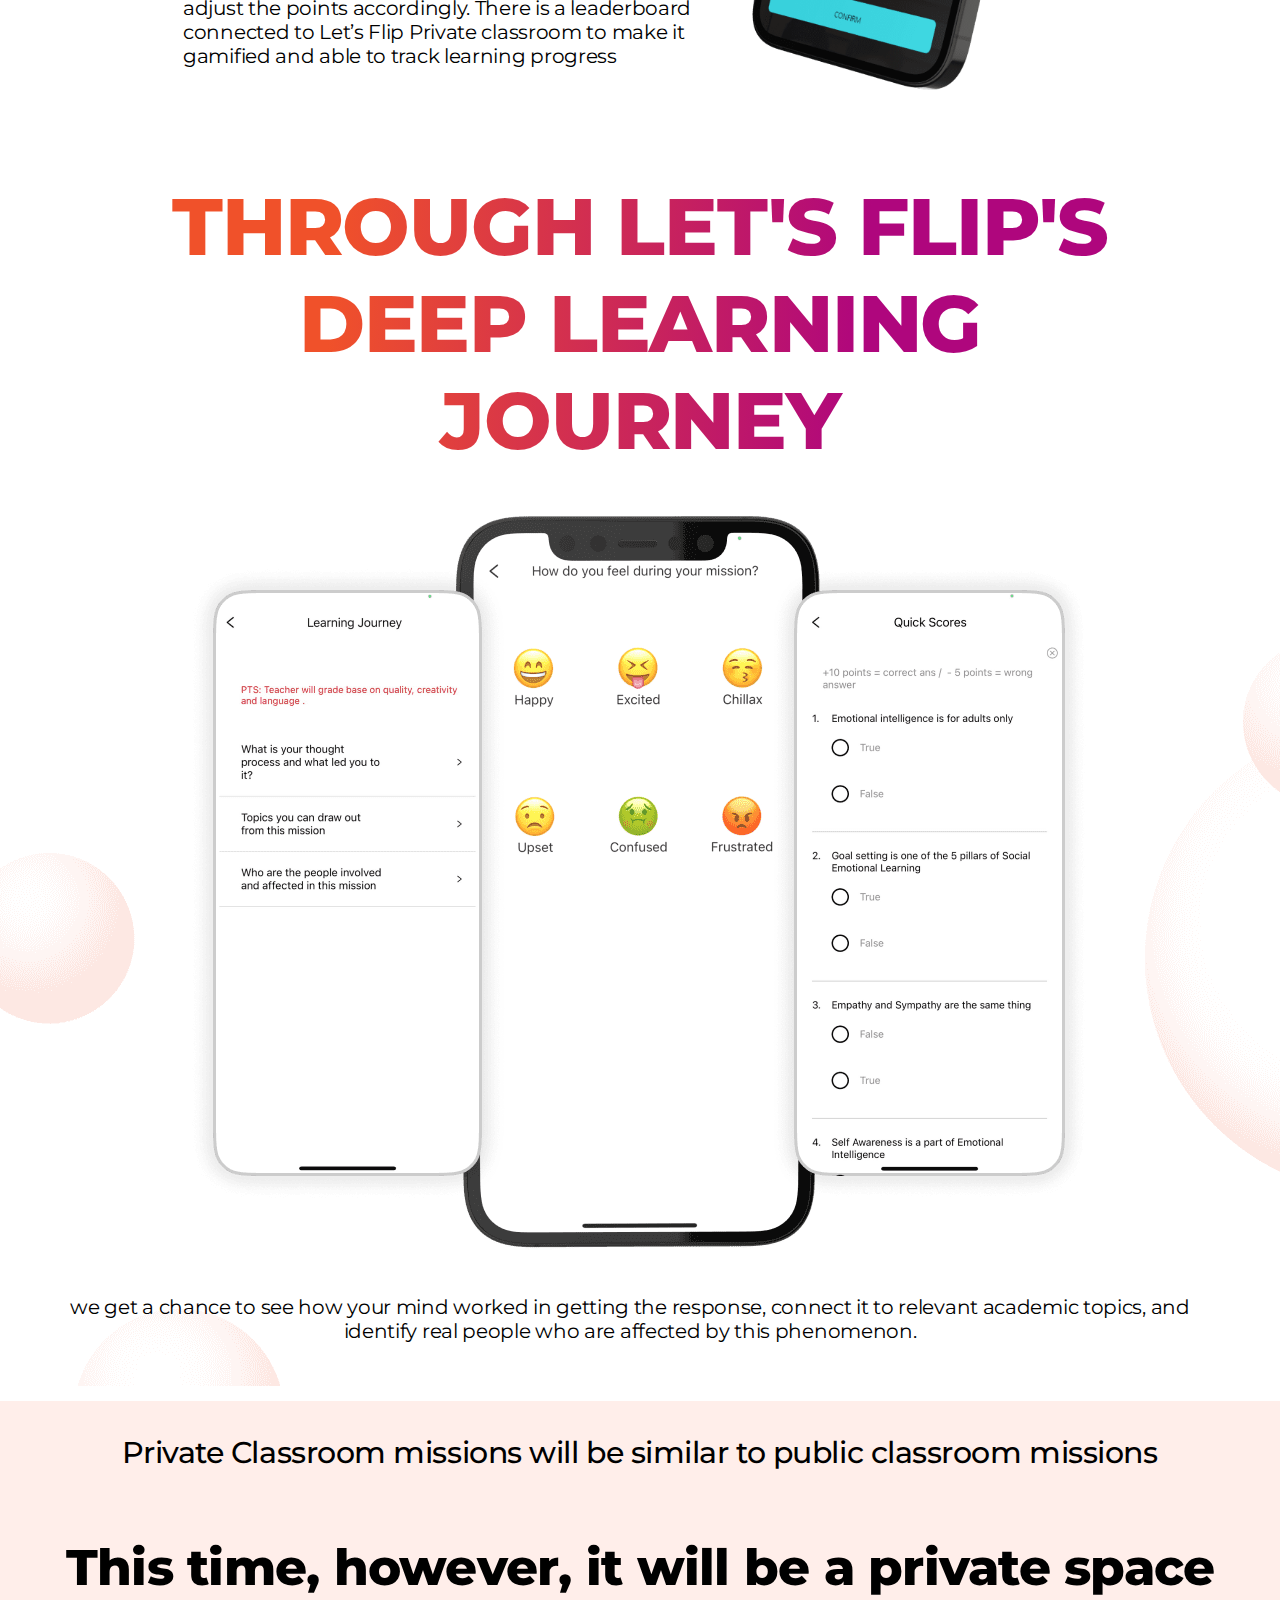
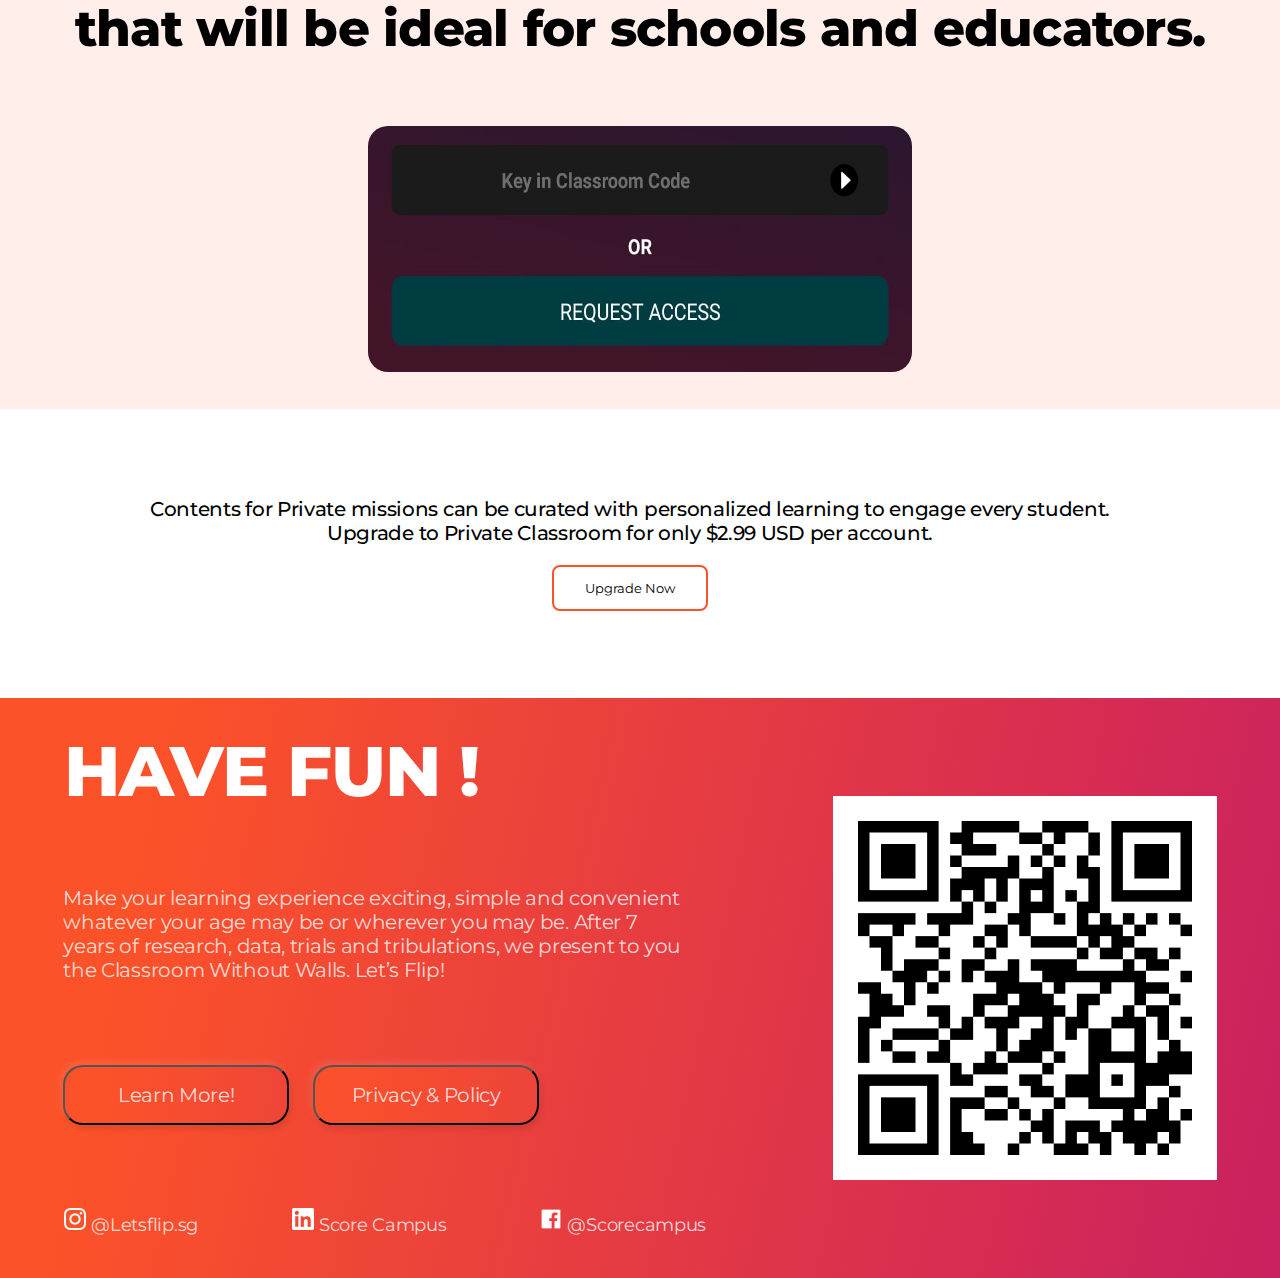
<file: privateclassroom.html>
<!DOCTYPE html>
<html lang="en">
<head>
    <title>Private Classroom</title>
    <meta charset="UTF-8">
    <meta http-equiv="X-UA-Compatible" content="IE=edge">
    <meta name="viewport" 
    content="width=device-width, initial-scale=1.0, maximum-scale=1.0, user-scalable=0">    
    <link rel="stylesheet" href="css/style.css">
    <link rel="stylesheet" href="css/mobile.css">
    <meta name="description" content="Classroom Without Walls" />
    <meta property="og:title" content="Let’s Flip Application" />
    <meta property="og:url" content="https://getletsflip.com/" />
    <meta property="og:description" content="Turn the world into your classroom & let your voices be heard" />
    <link rel="icon" href="img/logo.png">
    <meta property="og:image" content="https://getletsflip.com/link-icon.png"/>
    <meta property="og:type" content="website" />
    <meta property="og:image:type" content="image/png">
    <meta property="og:type" content="article" />
    <meta property="og:locale" content="en_SG" />
</head>
<body>

    <!-- Navbar -->

    <div class="navbar">
        <a href="" class="logo"><img src="img/logo.png" alt=""></a>
        <input class="menu-btn" type="checkbox" id="menu-btn" />
        <label class="menu-icon" for="menu-btn"><span class="navicon"></span></label>
        <ul class="menu">
            <li><a href="index.html">Home</a></li>
            <li><a href="privateclassroom.html">Private Classroom</a></li>
            <li><a href="masterclassroom.html">Master Classroom</a></li>
            <li><a href="meettheteam.html">Meet The Team</a></li>
            <li><a href="partner.html">Partners</a></li>
            <li><a href="https://play.google.com/store/apps/details?id=com.lets_flip" target="_blank">Download Now</a></li>
          </ul>
    </div>

    <!-- End Navbar -->

    <!-- Header -->

    <div class="pc-header">
        <div class="pc-header-row pc-header-left">
            <div class="pc-header-col">
                <h1>PRIVATE CLASSROOM</h1>
            </div>
            <div class="pc-header-col">
                <p>Your exclusive space to create missions and grade your invitees.</p>
            </div>
            <div class="pc-header-col pc-header-two-button">
                <div class="download">
                    <a href="https://play.google.com/store/apps/details?id=com.lets_flip" target="_blank">                        
                        Download Now
                    </a>
                </div>
                <div class="upgrade-button">
                    <a href="https://play.google.com/store/apps/details?id=com.lets_flip" target="_blank">                        
                        Upgrade Now
                    </a>
                </div>
            </div>
        </div>
        <div class="pc-header-row pc-img">
            <div class="pc-header-col">
                <img class="right-header-phone" src="img/pv-header-phone.png" alt="">
            </div>
        </div>
    </div>

    <!-- End Header -->

    <!-- How it works -->

    <div class="how-it-works">
        <div class="hiw-col">
            <div class="hiw-row">
                <h1 class="main row-item">
                    HOW<br> IT WORKS
                </h1>
            </div>
            <div class="hiw-row row-img-vector-1">
                <img src="img/hiw-vector-1.png" alt="" class="hiw-vector-1">
            </div>
        </div>
        <div class="hiw-row">
            <div class="hiw-col">
                <div class="col-item">
                    <img src="img/hiw-vector-3.png" alt="">
                </div>
                <div class="col-item create-mission">
                    <h1>
                        CREATE MISSION
                    </h1>
                    <p>
                        Create and ask question-based missions to 
                        boost creative & collaborative open-ended responses. 
                        There are multiple choice questions, learning journeys and 
                        collaborations.
                    </p>
                </div>
            </div>
            <div class="hiw-row">
                <div class="hiw-col">
                    <div class="col-item share-mission">
                        <h1>
                            SHARE
                        </h1>
                        <p>
                            Share missions with anyone. 
                            Only people with a special code will be able to enter a classroom and complete the missions.
                        </p>
                    </div>
                    <div class="col-item dave-image">
                        <img src="img/hiw-dave.png" alt="">
                    </div>
                    <div class="col-vector-dave">
                        <img src="img/hiw-vector-1.png" class="hiw-vector-bridge" alt="">
                    </div>
                </div>
            </div>
        </div>
    </div>

    <!-- End how it Works -->

    <!-- Respond -->

    <div class="respon">
        <div class="respon-row respon-row-img">
            <img src="img/respon-1.png" alt="" class="respon-img-1">
            <img src="img/respon-2.png" alt="" class="respon-img-2">
            <img src="img/respon-3.png" alt="" class="respon-img-3">
        </div>
        <div class="respon-row">
            <img src="img/respon-row-img.png" alt="">
        </div>
        <div class="respon-row">
            <h1>
                RESPOND
            </h1>
            <p>
                Once it is live, just watch the magic unfold and receive unique responses. 
                Watch students solve problems in a collaborative learning environment that inspires their creativity.
            </p>
        </div>
        <!-- <img src="img/hiw-vector-4-continue.png" alt="" class="hiw-vector-4-continue">
         -->
    </div>

    <!-- End Respond -->


    <!-- Grade -->

    <div class="grade">
        <div class="grade-col grade-col-vector">
            <img src="img/hiw-vector-5.png" alt="" class="hiw-vector-5">
        </div>
        <div class="grade-col">
            <div class="grade-row">
                <h1>GRADE</h1>
                <p>
                    Teachers will be able to review the missions and adjust the points accordingly. There is a leaderboard connected to Let’s Flip Private classroom to make it gamified and able to track learning progress
                </p>
            </div>
            <div class="grade-row">
                <img src="img/grading-phone.png" alt="" class="grading-phone">
            </div>
        </div>
    </div>

    <!-- End Grade -->


    <!-- Through Let's Flip -->

    <div class="through-lets-flip">
        <div class="tlf-col">
            <h1>
                Through Let's Flip's
                deep learning journey
            </h1>
        </div>
        <div class="tlf-col tlf-col-desktop-image">
            <img src="img/through-letsflip-image.png" alt="">
        </div>
        <div class="tlf-col tlf-col-mobile-image">
            <img src="img/through-letsflip-image-mobile.png" alt="">
        </div>
        <div class="tlf-col">
            <p>
                we get a chance to see how your mind worked in getting the response, connect it to relevant academic topics, and identify real people who are affected by this phenomenon. 
            </p>
        </div>
    </div>

    <!-- End Request Access -->

    <div class="request-access">
        <div class="ra-col">
            <p>
                Private Classroom missions will be similar to public classroom missions
            </p>
        </div>
        <div class="ra-col">
            <h2>
                This time, however, it will be a private space that will be ideal for schools and educators.
            </h2>
        </div>
        <div class="ra-col">
            <img src="img/request-access.jpg" alt="" class="ra-img">
        </div>
    </div>
    <!-- End Request Access -->

    <!-- Persuade -->

    <div class="persuade">
        <div class="persuade-col">
            <p>
                Contents for Private missions can be curated with personalized learning to engage every student.
                <br/>
                Upgrade to Private Classroom for only $2.99 USD per account. 
            </p>
            <a href="https://play.google.com/store/apps/details?id=com.lets_flip" target="_blank">                        
                <button>Upgrade Now</button>
            </a>
        </div>
    </div>

    <!-- end Persuade -->

    <!-- Footer -->

    <div class="pc-footer-cover footer">
        <div class="footer-row">
            <div class="footer-col">
                <div class="have-fun">
                    <h1>
                        HAVE FUN !
                    </h1>
                </div>
            </div>
            <div class="footer-col">
                <div class="make-learning">
                    <p>
                        Make your learning experience exciting, simple and convenient whatever your age may be or wherever you may be. 
                        After 7 years of research, data, trials and tribulations, we present to you the Classroom Without Walls. 
                        Let’s Flip!
                    </p>
                </div>
            </div>
            <div class="footer-col">
                <div class="button-learn-more">
                    <a href="https://play.google.com/store/apps/details?id=com.lets_flip" target="_blank">
                        <button>
                            Learn More!
                        </button>
                    </a>
                    <a href="privacy.html" target="_blank">
                        <button>
                            Privacy & Policy
                        </button>
                    </a>
                </div>
            </div>
            <div class="footer-col">
                <div class="footer-col-item">
                    <div class="instagram">
                        <img src="img/icon/instagram-icon.png" alt="">
                        <a href="">@Letsflip.sg</a>
                    </div>
                </div>
                <div class="footer-col-item">
                    <div class="linkedin">
                        <img src="img/icon/linkedin-icon.png" alt="">
                        <a href="">Score Campus</a>
                    </div>
                </div>
                <div class="footer-col-item">
                    <div class="facebook">
                        <img src="img/icon/facebook-icon.png" alt="">
                        <a href="">@Scorecampus</a>
                    </div>
                </div>
            </div>
        </div>
        <div class="footer-row">
            <div class="barcode">
                <img src="img/qrcode.png" alt="">
            </div>
        </div>
    </div>

    <!-- End Footer -->
    <script type="text/javascript" src="https://livejs.com/live.js"></script>
</body>
</html>
</file>
<file: css/style.css>
@import url('https://fonts.googleapis.com/css2?family=Lato:wght@300&family=Lora:ital@1&family=Montserrat:ital,wght@0,500;0,600;0,800;1,400;1,500;1,600&family=Spline+Sans:wght@300;400;500&family=Varela&family=Varela+Round&display=swap');

:root{
    --text-white: #fff;
    --text-black: #000;

    --background-white: #fff;
    --background-cream: #FFEEEA;
}

/* Utilities */
*{
    padding: 0;
    margin: 0;
    box-sizing: border-box;
}

body{
    width: 100%;
    overflow-y: scroll;
    overflow-x: hidden;
}

.container{
    display: flex;
    justify-content: space-between;
    padding-left: 3vw;
    padding-right: 3vw;
}

ul{
    list-style: none;
}

a{
    text-decoration: none;
    color: var(--text-black);
}
    /* Navbar Styling */

    .navbar {
        background-color: #fff;
        box-shadow: 1px 1px 4px 0 rgba(0,0,0,.1);
        width: 100%;
        z-index: 3;
        justify-content: space-around;
        align-items: center;
        text-align: center;
    }

    .navbar button{
        width: 156px;
        height: 46px;
        cursor: pointer;
        margin-top: -15px;
        background-color: var(--background-white);

        border-radius: 8px;

        font-family: Montserrat;
        font-style: normal;
        color: #000000;
        border: 2px solid #FC5229;
    }
    
    .navbar a{
        font-family: Montserrat;
        font-style: normal;
        font-weight: 500;
        font-size: 15px;
        line-height: 18px;
        display: flex;
        align-items: center;
        letter-spacing: -0.015em;

        color: #000000;
    }
      
      .navbar ul {
        margin: 0;
        padding: 0;
        list-style: none;
        overflow: hidden;
        background-color: #fff;
      }
      
      .navbar li a {
        margin-top: 15px;
        display: block;
        padding: 20px 20px;
        border-right: 1px solid #f4f4f4;
        text-decoration: none;
      }
      
      .navbar li a:hover,
      .navbar .menu-btn:hover {
        background-color: #f4f4f4;
      }
      
      .navbar .logo {
        display: block;
        float: left;
        font-size: 2em;
        padding: 10px 20px;
        text-decoration: none;
      }
      
      /* menu */
      
      .navbar .menu {
        clear: both;
        max-height: 0;
        transition: max-height .2s ease-out;
        
      }
      
      /* menu icon */
      
      .navbar .menu-icon {
        cursor: pointer;
        display: inline-block;
        float: right;
        padding: 28px 20px;
        position: relative;
        user-select: none;
      }
      
      .navbar .menu-icon .navicon {
        margin-top: 15px;
        background: rgb(185, 51, 42);
        display: block;
        height: 3px;
        position: relative;
        transition: background .2s ease-out;
        width: 18px;
      }
      
      .navbar .menu-icon .navicon:before,
      .navbar .menu-icon .navicon:after {
        background: rgb(185, 51, 42);
        content: '';
        display: block;
        height: 100%;
        position: absolute;
        transition: all .2s ease-out;
        width: 100%;
      }
      
      .navbar .menu-icon .navicon:before {
        top: 5px;
      }
      
      .navbar .menu-icon .navicon:after {
        top: -5px;
      }
      
      /* menu btn */
      
      .navbar .menu-btn {
        display: none;
      }
      
      .navbar .menu-btn:checked ~ .menu {
        max-height: 740px;
      }
      
      .navbar .menu-btn:checked ~ .menu-icon .navicon {
        background: transparent;
      }
      
      .navbar .menu-btn:checked ~ .menu-icon .navicon:before {
        transform: rotate(-45deg);
      }
      
      .navbar .menu-btn:checked ~ .menu-icon .navicon:after {
        transform: rotate(45deg);
      }
      
      .navbar .menu-btn:checked ~ .menu-icon:not(.steps) .navicon:before,
      .navbar .menu-btn:checked ~ .menu-icon:not(.steps) .navicon:after {
        top: 0;
      }
    
    /* Header */
    @media (min-width:1025px) {
         /* big landscape tablets, laptops, and desktops */ 
         .header{
            display: flex;
            justify-content: center;
            width: 100vw;
            height: 667px;
            background: linear-gradient(102.45deg, #FC5229 12.05%, #AF067D 146.01%);
        }
    
        .header-flex{
            display: flex;
            flex-direction: column;
            align-items: center;
        }
    
        .header-item{
            padding: auto;
        }
    
        .header-item-split{
            margin-top: 50px;
            width: 60vw;
            display: flex;
            justify-content: space-between;
            padding-left: 3vw;
            padding-right: 3vw;
        }
    
        .header h1{
            margin-top: 30px;
            /* position: absolute; */
            padding: auto;
            width: 956px;
            height: 219px;
    
            font-family: Montserrat;
            font-style: normal;
            font-weight: 800;
            font-size: 60px;
            line-height: 73px;
            text-align: center;
            letter-spacing: -0.02em;
    
            color: #FFFFFF;
        }
    
        .header p{
            margin-top: 10px;
            width: 850px;
            height: 24px;
    
            font-family: Montserrat;
            font-style: normal;
            font-weight: 300;
            font-size: 20px;
            line-height: 24px;
            text-align: center;
            letter-spacing: -0.015em;
    
            color: #FFFFFF;
        }
    
        .ios-download-button{
            width: 340px;
            height: 60px;
            display: flex;
            align-items: center;
            text-align: center;
    
            background: linear-gradient(93.49deg, rgba(245, 75, 50, 0.8) 21.46%, rgba(231, 61, 65, 0.8) 97.8%);
            box-shadow: -2px -3px 7px rgba(255, 255, 255, 0.11), 2px 4px 7px rgba(0, 0, 0, 0.12);
            border-radius: 20px;
        }
    
        .ios-download-button a{
            color: #fff;
            font-family: Montserrat;
            font-style: normal;
            display: flex;
            margin-left: 55px;
            align-items: center;
            text-align: center;
            letter-spacing: -0.015em;
            z-index: inherit;
        }
    
        .android-download-button{
            width: 340px;
            height: 60px;
            display: flex;
            align-items: center;
            text-align: center;
            background: linear-gradient(99.15deg, rgba(233, 63, 63, 0.8) 23.97%, rgba(220, 50, 77, 0.8) 66.46%);
            box-shadow: 2px 4px 7px rgba(0, 0, 0, 0.17), -2px -3px 7px rgba(255, 255, 255, 0.11);
            border-radius: 20px;
        }
    
        .android-download-button a{
            color: #fff;
            font-family: Montserrat;
            font-style: normal;
            display: flex;
            margin-left: 55px;
            align-items: center;
            text-align: center;
            letter-spacing: -0.015em;
        }
    
        .header-item img{
            margin-top: 22px;
        }
    }


    /* 3 Phone Image */

    .app-image{
        width: 100vw;
        display: flex;
        align-items: center;
        justify-content: space-between;
        flex-wrap: nowrap;
    }

    .app-image-item{
        padding: auto;
        margin: auto;
    }

    .app-image-item img{
        max-width: 100%;
    }


    /* World First */
    @media (min-width:1025px) {
        .world-first{
            /* position: absolute; */
            width: 100vw;
            height: 696px;
            background: var(--background-cream);
            z-index: 2;
            display: flex;
            justify-content: flex-end;
        }
    
        .world-first-item-row{
            margin-left: 50px;
            display: flex;
            flex-direction: column;
        }
    
        .world-first-item-row img{
            max-width: 100%;
        }
    
        .world-first-row-1{
            margin-top: 50px;
            flex-grow: 2;
        }
    
        .world-first-row-2{
            flex-grow: 2;
        }
        .world-first-row-3{
            flex-grow: 1;
            margin-bottom: 50px;
        }
    
        .world-first h1{
            margin-top: 40px;
            /* position: absolute; */
            width: 638px;
            height: 144px;
            /* left: 102px; */
            /* top: 124px; */
    
            font-family: Montserrat;
            font-style: normal;
            font-weight: 800;
            font-size: 50px;
            line-height: 61px;
            letter-spacing: -0.015em;
    
            color: #000000;
        }
    
        .world-first p{
            /* position: absolute; */
            width: 534px;
            height: 144px;
            /* left: 102px; */
            /* top: 339px; */
    
            font-family: Montserrat;
            font-style: normal;
            font-weight: 300;
            font-size: 20px;
            line-height: 24px;
            letter-spacing: -0.015em;
    
            color: rgba(0, 0, 0, 0.8);
        }
    
        .world-first button{
            /* position: absolute; */
            width: 156px;
            height: 46px;
    
            cursor: pointer;
    
            border-radius: 8px;
            border: 2px solid transparent;
            font-family: Montserrat;
            font-style: normal;
            background: linear-gradient(102.45deg, #FFEEEA 12.05%, #FFEEEA 146.01%);
            box-shadow: -2px -2px 9px #FFFFFF, 2px 2px 4px rgba(0, 0, 0, 0.14);
            border-radius: 8px
        }
    
        .world-first img{
            
        }   
    }



    /* Ask a Question */
    @media (min-width:1025px) {
        .ask-a-question{
            /* position: absolute; */
            display: flex;
            justify-content: flex-end;
            width: 100vw;
            height: 832px;
            left: 0px;
            z-index: 0;
            top: 2450px;
            background: var(--background-white);
        }

        .ask-a-question-item-row{
            display: flex;
            flex-direction: column;
        }

        .background-ask-a-question{
            /* position: absolute; */
            width: 1177.86px;
            height: 976.41px;
            z-index: 0;
        }

        .ask-a-question-col-1{
            margin-top: 50px;
            flex-grow: 2;
        }

        .ask-a-question-col-2{
            margin-top: 50px;
            flex-grow: 2;
        }

        .ask-a-question-col-3{
            flex-grow: 2;
            margin-bottom: 50px;
        }

        .ask-a-question img{
            /* position: absolute; */
            width: 1069px;
            z-index: 1;

            filter: drop-shadow(5px 18px 15px rgba(0, 0, 0, 0.05));
        }

        .vector-a-question{
            margin-top: -125vw;
            z-index: -1;
            margin-right: 250px;
        }

        .ask-a-question h1{
            margin-right: 50px;
            /* position: absolute; */
            width: 397px;
            top: 124px;
            height: 130px;
            left: 1000px;

            font-family: Montserrat;
            font-style: normal;
            font-weight: 800;
            font-size: 70px;
            line-height: 65px;
            /* or 93% */

            text-align: right;
            letter-spacing: -0.015em;

            color: #000000;
        }

        .ask-a-question p{
            /* position: absolute; */
            margin-right: 50px;
            width: 440px;
            height: 270px;
            top: 323px;
            left: 1000px;

            font-family: Montserrat;
            font-style: normal;
            font-weight: 300;
            font-size: 25px;
            line-height: 30px;
            text-align: right;
            letter-spacing: -0.015em;

            color: rgba(0, 0, 0, 0.8);
        }

        .second-paragraph{
            /* position: absolute; */
            width: 440px;

            font-family: Montserrat;
            font-style: normal;
            font-weight: 300;
            font-size: 25px;
            line-height: 30px;
            text-align: right;
            letter-spacing: -0.015em;

            color: rgba(0, 0, 0, 0.8);
        }

        .align-end{
            align-self: flex-end;
        }

        .ask-a-question button{
            /* position: absolute; */
            margin-right: 50px;
            width: 156px;
            height: 46px;
            left: 1280px;
            cursor: pointer;
            background-color: var(--background-white);

            border-radius: 8px;

            font-family: Montserrat;
            font-style: normal;
            color: #000000;
            border: 2px solid #FC5229;
        }
    }


    /* Join Classroom */
    @media (min-width:1025px) {
        .cover{
            position: absolute;
            width: 100vw;
            height: 696px;
            left: -2px;
            top: 3296px;
            z-index: 2;
            background: #FFEEEA;
        }

        .join-classroom{
            margin: auto;
            display: flex;
            flex-direction: column;
            justify-content: space-between;
            align-items: center;
        }

        .jcc-item-col{
            display: flex;
            margin-top: 50px;
        }

        .jcc-row{
            margin: auto;
        }
        .join-classroom h1{
            margin-right: 50px;
            top: 48px;
            /* position: absolute; */
            width: 707px;
            height: 65px;
            left: 367px;

            font-family: Montserrat;
            font-style: normal;
            font-weight: 800;
            font-size: 70px;
            line-height: 65px;
            /* identical to box height, or 93% */

            text-align: center;
            letter-spacing: -0.015em;

            color: #000000;
        }

        .join-classroom p{
            margin-right: 50px;
            width: 1008px;
            height: 72px;
            left: 216px;
            top: 132px;

            font-family: Montserrat;
            font-style: normal;
            font-weight: 300;
            font-size: 20px;
            line-height: 24px;
            text-align: center;
            letter-spacing: -0.015em;

            color: rgba(0, 0, 0, 0.8);
        }
    }

    /* Build Community */

    @media (min-width:1025px) {
        .build-community-cover{
            position: absolute;
            width: 100vw;
            height: 360px;
            left: 0px;
            z-index: 1;
            top: 3992px;
            background-color: var(--background-white);

        }

        .build-community{
            flex-direction: row;
            display: flex;
        }

        .build-community-item{
            margin: auto;
        }

        .build-community h1{
            /* position: absolute; */
            width: 396px;
            height: 130px;
            left: 303px;
            top: 120px;

            font-family: Montserrat;
            font-style: normal;
            font-weight: 800;
            font-size: 60px;
            line-height: 65px;
            /* or 108% */

            text-align: right;
            letter-spacing: -0.015em;

            color: #000000;
        }


        .build-community p{
            /* position: absolute; */
            width: 500px;
            height: 96px;
            font-family: Montserrat;
            font-style: normal;
            font-weight: 300;
            font-size: 20px;
            line-height: 24px;
            letter-spacing: -0.015em;

            color: rgba(0, 0, 0, 0.8);
        }

        .image-cover{
            position: absolute;
            width: 100vw;
            height: 253px;
            left: 0px;
            top: 4352px;
        }

        .image{
            display: flex;
        }

        .image img{
            max-width: 100%;
        }
    }

    /* Footer */
    @media (min-width:1025px) {
        .footer-cover{
            position: absolute;
            width: 100vw;
            height: 580px;
            top: 4605px;

            background: linear-gradient(102.45deg, #FC5229 12.05%, #AF067D 146.01%);
        }

        .footer{
            height: 580px;
            margin: auto;
            justify-content: space-around;
            display: flex;
        }

        .footer-row{
            flex-direction: column;
            justify-content: space-around;
            display: flex;
        }

        .footer-col{
            justify-content: space-between;
            display: flex;
        }

        .footer h1{
            /* position: absolute; */
            width: 417px;
            height: 65px;
            left: 100px;
            top: 83px;

            font-family: Montserrat;
            font-style: normal;
            font-weight: 800;
            font-size: 70px;
            line-height: 65px;
            /* identical to box height, or 93% */

            text-align: center;
            letter-spacing: -0.015em;

            color: #FFFFFF;
        }

        .footer p{
            /* position: absolute; */
            width: 623px;
            height: 96px;
            left: 100px;
            top: 182px;

            font-family: Montserrat;
            font-style: normal;
            font-weight: normal;
            font-size: 20px;
            line-height: 24px;
            letter-spacing: -0.015em;

            color: rgba(255, 255, 255, 0.8);
        }

        .footer button{
            /* position: absolute; */
            width: 226px;
            height: 60px;
            left: 100px;
            top: 329px;

            background: linear-gradient(93.49deg, rgba(252, 82, 42, 0.8) 21.46%, rgba(238, 68, 57, 0.8) 97.8%);
            box-shadow: -2px -3px 7px rgba(255, 255, 255, 0.11), 2px 4px 7px rgba(0, 0, 0, 0.1);
            border-radius: 20px;

            font-family: Montserrat;
            font-style: normal;
            font-weight: normal;
            font-size: 20px;
            line-height: 24px;
            letter-spacing: -0.015em;

            cursor: pointer;

            color: rgba(255, 255, 255, 0.8);
        }

        .footer img{
            max-width: 100%;
        }

        .barcode{
            /* position: absolute; */
            width: 384px;
            height: 384px;
            left: 956px;
            top: 84px;
        }

        .icon-footer{
            top: 440px;
        }

        .instagram{
            /* position: absolute; */
            width: auto;
            height: 30px;
            left: 110px;
            top: 440px;
        }

        .instagram a{
            /* position: absolute; */
            width: auto;
            height: 30px;
            top: -5px;
            /* Body P */

            font-family: Montserrat;
            font-style: normal;
            font-weight: normal;
            font-size: 18px;
            line-height: 30px;
            /* identical to box height, or 167% */

            letter-spacing: -0.015em;

            color: rgba(255, 255, 255, 0.8);

        }

        .linkedin{
            /* position: absolute; */
            width: auto;
            height: 30px;
        }

        .linkedin a{
            /* position: absolute; */
            width: auto;
            height: 30px;
            top: -5px;
            /* Body P */

            font-family: Montserrat;
            font-style: normal;
            font-weight: normal;
            font-size: 18px;
            line-height: 30px;
            /* identical to box height, or 167% */

            letter-spacing: -0.015em;

            color: rgba(255, 255, 255, 0.8);
        }

        .facebook{
            width: auto;
            height: 30px;
            left: 561px;
            top: 440px;
        }

        .facebook a{
            width: 139px;
            height: 30px;
            top: -5px;

            font-family: Montserrat;
            font-style: normal;
            font-weight: normal;
            font-size: 18px;
            line-height: 30px;
            /* identical to box height, or 167% */

            letter-spacing: -0.015em;

            color: rgba(255, 255, 255, 0.8);
        }
    }





    /* Private Classroom page */
    @media (min-width:1025px) {
        .pc-header{
            /* position: absolute; */
            margin: auto;
            display: flex;
            width: 100vw;
            height: 667px;

            background: linear-gradient(102.45deg, #FC5229 12.05%, #AF067D 146.01%);
        }

        .pc-header img{
            max-width: 100%;
        }

        .pc-header-row{
            display: flex;
            flex-direction: column;
        }

        .pc-header-left{
            margin-top: 100px;
            padding-top: 38px;
            margin-left: 50px;
            padding-left: 50px;
        }

        .pc-header-col{
            margin-top: 5px;
            display: flex;
        }

        .pc-header h1{
            /* position: absolute; */
            font-family: Montserrat;
            font-style: normal;
            font-weight: 800;
            font-size: 80px;
            line-height: 98px;
            letter-spacing: -0.02em;

            color: #FFFFFF;
        }

        .pc-header-two-button{
            width: 90%;
            justify-content: space-between;
            margin-top: 20px;
            padding-top: 20px;
        }

        .pc-header p{
            /* position: absolute; */
            width: 627px;
            height: 24px;
            left: 100px;
            top: 339px;

            font-family: Montserrat;
            font-style: normal;
            font-weight: 500;
            font-size: 20px;
            line-height: 24px;
            letter-spacing: -0.015em;

            color: #FFFFFF;
        }


        .download{
            /* position: absolute; */
            width: 281px;
            height: 62px;
            left: 100px;
            top: 402px;
            display: flex;
            align-items: center;
            text-align: center;
            background: linear-gradient(93.49deg, rgba(252, 82, 42, 0.8) 21.46%, rgba(238, 68, 57, 0.8) 97.8%);
            box-shadow: -2px -3px 7px rgba(255, 255, 255, 0.11), 2px 4px 7px rgba(0, 0, 0, 0.1);
            border-radius: 20px;
        }

        .download a{
            /* position: absolute; */
            width: auto;
            height: 18px;
            left: 85px;
            margin: auto;

            font-family: Montserrat;
            font-style: normal;
            font-weight: 500;
            font-size: 15px;
            line-height: 18px;
            display: flex;
            align-items: center;
            letter-spacing: -0.015em;

            color: #FFFFFF;
        }

        .upgrade-button{
            /* position: absolute; */
            width: 281px;
            height: 62px;
            left: 425px;
            top: 402px;
            display: flex;
            align-items: center;
            text-align: center;
            background: linear-gradient(93.49deg, rgba(252, 82, 42, 0.8) 21.46%, rgba(238, 68, 57, 0.8) 97.8%);
            box-shadow: -2px -3px 7px rgba(255, 255, 255, 0.11), 2px 4px 7px rgba(0, 0, 0, 0.1);
            border-radius: 20px;
        }

        .upgrade-button a{
            /* position: absolute; */
            width: auto;
            margin: auto;
            height: 18px;
            font-family: Montserrat;
            font-style: normal;
            font-weight: 500;
            font-size: 15px;
            line-height: 18px;
            display: flex;
            align-items: center;
            letter-spacing: -0.015em;

            color: #FFFFFF;
        }
    }
    /* How it works */
    @media (min-width:1025px) {
        .how-it-works{
            margin-top: 200px;
            display: flex;
            flex-direction: column;
            width: 100vw;
            left: 0px;
            top: 752px;

            background: #ffffff;
            z-index: -2;
        }

        .hiw-col{
            margin: auto;
            margin-top: 50px;
            padding: auto;
            display: flex;
            justify-content: space-between;
        }

        .hiw-row{
            margin: auto;
            justify-content: space-between;
        }

        .row-item{
            margin: auto;
        }

        .col-item{
            display: flex;
            flex-direction: column;
        }

        .hiw-vector-bridge{
            margin-top: 280px;
            margin-right: 150px;
        }

        .hiw-text{
            /* position: absolute; */
            width: 669px;
            height: 346px;
            left: 268px;
            top: 307px;

            z-index: -1;
        }

        .main{
            /* position: absolute; */
            width: 801px;
            font-family: Montserrat;
            font-style: normal;
            font-weight: 800;
            font-size: 120px;
            line-height: 146px;
            letter-spacing: -0.015em;
            color: rgba(240, 81, 42, 1);
        }

        .shadow{
            /* position: absolute; */
            width: 801px;
            height: 292px;
            top: 30px;

            font-family: Montserrat;
            font-style: normal;
            font-weight: 800;
            font-size: 120px;
            line-height: 146px;
            letter-spacing: -0.015em;
            color: #fff;
            text-shadow: -1px 0 #C62C54, 0 1px #C62C54, 1px 0 #C62C54, 0 -1px #C62C54;
            z-index: -1;
        }

        .hiw-vector-2{
            /* position: absolute; */
            width: 126px;
            height: 314px;
            left: 894px;
            top: 326px;
            z-index: 1;
            border-radius: 25px;
        }

        /* Create Mission */

        .create-mission{
            /* position: absolute; */
            width: 617px;
            height: 151px;
            left: 613px;
            top: 701px;
        }

        .create-mission h1{
            /* position: absolute; */
            width: 622px;
            height: 65px;

            font-family: Montserrat;
            font-style: normal;
            font-weight: 800;
            font-size: 70px;
            line-height: 65px;
            /* identical to box height, or 93% */

            text-align: right;
            letter-spacing: -0.015em;

            color: #000000;
            z-index: 1;
        }


        .create-mission p{
            /* position: absolute; */
            width: 630px;
            height: 72px;
            top: 75px;

            font-family: Montserrat;
            font-style: normal;
            font-weight: normal;
            font-size: 20px;
            line-height: 24px;
            text-align: right;
            letter-spacing: -0.015em;

            color: #000000;
        }


        .hiw-vector-3{
            /* position: absolute; */
            width: 221.5px;
            height: 269px;
            left: 331px;
            top: 759px;
        }

        .share-mission{
            /* position: absolute; */
            width: 376px;
            height: 170px;
            left: 205px;
            top: 1079px;
        }

        .share-mission h1{
            /* position: absolute; */
            width: 252px;
            height: 65px;
            font-family: Montserrat;
            font-style: normal;
            font-weight: 800;
            font-size: 70px;
            line-height: 65px;
            /* identical to box height, or 93% */

            letter-spacing: -0.015em;

            color: #000000;
        }

        .share-mission p{
            /* position: absolute; */
            width: 382px;
            height: 96px;
            top: 85px;
            font-family: Montserrat;
            font-style: normal;
            font-weight: normal;
            font-size: 20px;
            line-height: 24px;
            letter-spacing: -0.015em;

            color: #000000;
        }

        .hiw-vector-4{
            /* position: absolute; */
            width: 393px;
            height: 482px;
            left: 625px;
            top: 1163px;
        }

        .hiw-dave{
            /* position: absolute; */
            top: 896px;
            left: 555px;
            width: 603px;
            height: 982px;
        }

        .hiw-vector-4-continue{
            /* position: absolute; */
            top: -130px;
            z-index: 1;
            left: 1013px;
        }

        /* Respon */
        .respon{
            margin-top: -160px;
            /* position: absolute; */
            width: 100vw;
            display: flex;
            justify-content: space-between;
            height: 627px;
            background: #FFEEEA;
        }

        .respon-row{
            max-width: 100%;
            margin: auto;
        }

        .respon-row img{
            flex-wrap: nowrap;
            max-width: 100%;
        }

        .respon-img-1{
            margin-top: 60px;
            margin-left: 10%;
        }

        .respon-img-2{
            margin-top: -450px;
            margin-left: 40%;
        }

        .respon-img-3{
            margin-top: -250px;
            margin-left: 20%;
        }

        .respon h1{
            /* position: absolute; */
            margin-left: 160px;
            margin-right: 80px;
            top: 236px;
            width: 363px;
            height: 65px;
            left: 872px;
            width: 363px;
            height: 65px;

            font-family: Montserrat;
            font-style: normal;
            font-weight: 800;
            font-size: 70px;
            line-height: 65px;
            /* identical to box height, or 93% */

            text-align: right;
            letter-spacing: -0.015em;
        }

        .respon p{
            margin-right: 160px;
            /* position: absolute; */
            width: 520px;
            height: 96px;
            left: 710px;
            top: 316px;

            font-family: Montserrat;
            font-style: normal;
            font-weight: normal;
            font-size: 20px;
            line-height: 24px;
            text-align: right;
            letter-spacing: -0.015em;

            color: #000000;
        }

        .respon-1{
            position: absolute;
            width: 336.83px;
            height: 308.13px;
            left: 199.41px;
            top: 53px;
        }

        .respon-2{
            position: absolute;
            width: 336.83px;
            height: 308.13px;
            left: 360.17px;
            top: 171px;
        }

        .respon-3{
            position: absolute;
            width: 336.83px;
            height: 308.13px;
            left: 164px;
            top: 262.56px;
        }
            /* Grade */
        .grade{
            z-index: -2;
            display: flex;
            flex-direction: column;
            justify-content: space-between;
            /* position: absolute; */
            width: 100vw;
            height: 591px;
            left: 0px;
            top: 2711px;

            background: #FFFFFF;
        }

        .hiw-vector-5{
            /* position: absolute; */
            top: -150px;
            left: 240px;
        }

        .grade h1{
            /* position: absolute; */
            margin-top: 50px;
            width: 262px;
            height: 65px;
            left: 200px;
            top: 220px;

            font-family: Montserrat;
            font-style: normal;
            font-weight: 800;
            font-size: 70px;
            line-height: 65px;
            /* identical to box height, or 93% */

            letter-spacing: -0.015em;

            color: #000000;
        }

        .grade p{
            margin-top: 50px;
            /* position: absolute; */
            display: flex;
            flex-direction: column;
            width: 510px;
            height: 96px;
            left: 200px;
            top: 312px;

            font-family: Montserrat;
            font-style: normal;
            font-weight: normal;
            font-size: 20px;
            line-height: 24px;
            letter-spacing: -0.015em;

            color: #000000;
        }

        .grade-col{
            display: flex;
            margin: auto;
            flex-direction: row;
        }

        .grade-row{
            display: flex;
            flex-direction: column;
        }

        .grade-col-vector{
            margin-top: -150px;
        }

        .grading-phone{
            margin-top: -300px;
            width: 30vw;
        }

        /* Through Let'sFlip */
        .through-lets-flip{
            width: 100vw;
            height: auto;
            display: flex;
            flex-direction: column;
            align-items: center;
            justify-content: space-evenly;

            background: url(../img/through-letsflip-journey-background.png);
        }

        .tlf-col-mobile-image img{
            display: none;
        }

        .tlf-col{
            margin-top: 20px;
            margin-bottom: 20px;
            display: flex;
            flex-direction: column;
            justify-content: center;
            align-items: center;
        }

        .tlf-col p{
            margin-top: -105px;
            margin-bottom: 20px;
        }

        .tlf-col h1{
            width: 80vw;

            font-family: 'Montserrat';
            font-style: normal;
            font-weight: 800;
            font-size: 80px;
            line-height: auto;
            /* or 81% */

            text-align: center;
            letter-spacing: -0.015em;
            text-transform: uppercase;

            background: linear-gradient(93.74deg, #F0512A 20.18%, #AF067D 71.53%);
            -webkit-background-clip: text;
            -webkit-text-fill-color: transparent;
            background-clip: text;
        }

        .tlf-col p{
            width: 90vw;
            height: auto;

            font-family: 'Montserrat';
            font-style: normal;
            font-weight: 400;
            font-size: 20px;
            line-height: auto;
            text-align: center;
            letter-spacing: -0.015em;

            color: #000000;
        }

        /* Request Access */
        .request-access{
            display: flex;
            flex-direction: column;
            justify-content: space-around;
            align-items: center;
            flex-wrap: row wrap;
            width: 100vw;
            height: 608px;
            top: 3302px;

            background: #FFEEEA;
        }

        .request-access p{
            max-width: 100%;
            margin: auto;      
            width: 1047px;
            height: 37px;

            font-family: Montserrat;
            font-style: normal;
            font-weight: 500;
            font-size: 30px;
            line-height: 37px;
            text-align: center;
            /* identical to box height */

            letter-spacing: -0.015em;

            color: #000000;
        }

        .request-access h2{
            max-width: 100%;
            margin: auto;      
            width: 1240px;
            height: 122px;

            font-family: Montserrat;
            font-style: normal;
            font-weight: 800;
            font-size: 50px;
            line-height: 61px;
            text-align: center;
            letter-spacing: -0.015em;

            color: #000000;
        }

        .ra-img{
            text-align: center;
            max-width: 100%;
            margin: auto;
            width: 544px;
            height: 246px;
            left: 470px;
            top: 292px;
            border-radius: 20px;
        }


        /* Persuade */
        .persuade{
            display: flex;
            flex-direction: column;
            align-items: center;
            justify-content: space-around;
            width: 100vw;
            height: 289px;
            left: 0px;
            top: 3910px;

            background: #FFFFFF;
        }

        .persuade-col{
            display: flex;
            flex-direction: column;
            align-items: center;
        }

        .persuade-col p{
            margin-bottom: 20px;
        }

        .persuade p{
            /* position: absolute; */
            width: 965px;
            height: 48px;
            left: 236px;
            top: 79px;

            font-family: Montserrat;
            font-style: normal;
            font-weight: 500;
            font-size: 20px;
            line-height: 24px;
            text-align: center;
            letter-spacing: -0.015em;

            color: #000000;
        }

        .upgrade-now{
            /* position: absolute; */
            width: 156px;
            height: 46px;
            left: 642px;
            top: 178px;

            border-radius: black 8px solid;
        }

        .persuade button{
            /* position: absolute; */
            width: 156px;
            height: 46px;
            left: 642px;
            top: 178px;
            cursor: pointer;

            border-radius: 8px;
            border: 2px solid transparent;
            font-family: Montserrat;
            font-style: normal;
            background: linear-gradient(102.45deg, #ffffff 12.05%, #ffffff 146.01%);
            border: 2px solid #FC5229;
        }
    }
    

    .pc-footer-cover{
        /* position: absolute; */
        width: 100vw;
        height: 580px;
        left: 0px;
        top: 4199px;

        background: linear-gradient(102.45deg, #FC5229 12.05%, #AF067D 146.01%);
    }

    .footer{
        height: 580px;
        margin: auto;
        justify-content: space-around;
        display: flex;
    }

    .footer-row{
        flex-direction: column;
        justify-content: space-around;
        display: flex;
    }

    .footer-col{
        justify-content: space-between;
        display: flex;
    }

    .pc-footer h1{
        /* position: absolute; */
        width: 417px;
        height: 65px;
        left: 100px;
        top: 83px;

        font-family: Montserrat;
        font-style: normal;
        font-weight: 800;
        font-size: 70px;
        line-height: 65px;
        /* identical to box height, or 93% */

        text-align: center;
        letter-spacing: -0.015em;

        color: #FFFFFF;
    }

    .pc-footer p{
        /* position: absolute; */
        width: 623px;
        height: 96px;
        left: 100px;
        top: 182px;

        font-family: Montserrat;
        font-style: normal;
        font-weight: normal;
        font-size: 20px;
        line-height: 24px;
        letter-spacing: -0.015em;

        color: rgba(255, 255, 255, 0.8);
    }

    .pc-footer button{
        /* position: absolute; */
        width: 226px;
        height: 60px;
        left: 100px;
        top: 329px;

        background: linear-gradient(93.49deg, rgba(252, 82, 42, 0.8) 21.46%, rgba(238, 68, 57, 0.8) 97.8%);
        box-shadow: -2px -3px 7px rgba(255, 255, 255, 0.11), 2px 4px 7px rgba(0, 0, 0, 0.1);
        border-radius: 20px;

        font-family: Montserrat;
        font-style: normal;
        font-weight: normal;
        font-size: 20px;
        line-height: 24px;
        letter-spacing: -0.015em;

        cursor: pointer;

        color: rgba(255, 255, 255, 0.8);
    }

    .pc-footer img{
        max-width: 100%;
    }

    .footer-2 h1{
        position: absolute;
        width: 417px;
        height: 65px;
        left: 100px;
        top: 83px;

        font-family: Montserrat;
        font-style: normal;
        font-weight: 800;
        font-size: 70px;
        line-height: 65px;
        /* identical to box height, or 93% */

        text-align: center;
        letter-spacing: -0.015em;

        color: #FFFFFF;
    }

    .footer-2 p{
        position: absolute;
        width: 623px;
        height: 96px;
        left: 100px;
        top: 182px;

        font-family: Montserrat;
        font-style: normal;
        font-weight: normal;
        font-size: 20px;
        line-height: 24px;
        letter-spacing: -0.015em;

        color: rgba(255, 255, 255, 0.8);
    }



    /* Master Classroom */

    /* Header */
    @media (min-width:1025px) {
        .mc-header{
            display: flex;
            flex-direction: row;
            justify-content: space-around;
            align-items: center;
            flex-wrap: row wrap;
            /* position: absolute; */
            width: 100vw;
            height: 667px;
            background: linear-gradient(102.45deg, #FC5229 12.05%, #AF067D 146.01%);
            z-index: -2;
        }

        .mc-header-row-mobile{
            display: none;
        }

        .mc-header-row{
            max-width: 100%;
        }

        .mc-header-image{
            /* position: absolute; */
            margin-left: 60px;
            height: 667px;
            max-width: 100%;
            z-index: 2;
        }

        .mc-header h1{
            padding: auto;
            margin-right: 100px;
            /* position: absolute; */
            width: 558px;
            height: 196px;
            left: 782px;
            top: 138px;

            font-family: Montserrat;
            font-style: normal;
            font-weight: 800;
            font-size: 80px;
            line-height: 98px;
            letter-spacing: -0.02em;

            color: #FFFFFF;
        }

        .mc-header p{
            /* position: absolute; */
            width: 523px;
            height: 48px;
            left: 815px;
            top: 377px;

            font-family: Montserrat;
            font-style: normal;
            font-weight: 500;
            font-size: 20px;
            line-height: 24px;
            text-align: right;
            letter-spacing: -0.015em;

            color: #FFFFFF;
        }

        /* The function */

        .the-function{
            margin: auto;
            justify-content: flex-end;
            display: flex;
            width: 100vw;
            height: 549px;
            left: 0px;

            background: #FFFFFF;
        }

        .the-function-col{
            margin-top: 100px;
            margin-right: 100px;
        }

        .the-function img{
            position: absolute;
            top: -650px;
            width: 885px;
            height: 1242px;
            left: -11px;
        }

        .the-function h1{
            width: 575px;
            height: 292px;
            left: 763px;
            top: 119px;

            font-family: Montserrat;
            font-style: normal;
            font-weight: 800;
            font-size: 60px;
            line-height: 73px;
            text-align: right;
            letter-spacing: -0.015em;

            color: #000000;
        }

        .the-function-text{
            display: flex;
            justify-content: center;
        }

        .the-function-text p{
            /* position: absolute; */
            width: 1107px;
            height: 74px;
            left: 166px;
            top: 592px;

            font-family: Montserrat;
            font-style: normal;
            font-weight: 500;
            font-size: 30px;
            line-height: 37px;
            text-align: center;
            letter-spacing: -0.015em;

            color: #000000;
        }

    


        /* Reward */
        .reward{
            display: flex;
            margin-top: 84px;
            width: 100vw;
            height: 608px;
            left: 0px;
            top: 1501px;

            background: #FFEEEA;
        }

        .reward-col{
            display: flex;
            flex-direction: column;
            margin: auto;
        }

        .reward-col h1{
            margin-bottom: 20px;
        }

        .box-reward-1{
            margin-top: 25vw;
            margin-left: -80px;
            /* position: absolute; */
            width: 15vw;
            left: -250px;
            top: 180px;
            z-index: 1;
        }

        .box-reward-2{
            margin-top: -15vw;
            width: 30vw;
            left: 1100px;
            top: -120px;
            z-index: 1;
        }

        .reward h1{
            width: 915px;
            height: 205px;
            left: 205px;
            top: 94px;

            font-family: Montserrat;
            font-style: normal;
            font-weight: 800;
            font-size: 70px;
            line-height: 65px;
            /* or 93% */

            letter-spacing: -0.015em;

            color: #000000;
        }

        .reward p{
            width: 887px;
            height: 85px;
            left: 205px;
            top: 319px;

            font-family: Montserrat;
            font-style: normal;
            font-weight: 500;
            font-size: 30px;
            line-height: 37px;
            letter-spacing: -0.015em;

            color: #000000;
        }

        /* Master Classroom is */
        .mc{
            display: flex;
            justify-content: space-between;
            width: 100vw;
            height: 622px;
            left: 0px;
            top: 2109px;

            background: #FFFFFF;
        }

        .mc-col{
            flex-direction: column;
            display: flex;
        }

        .mc-container{
            margin-top: 6.5vw;
        }

        .mc img{
            max-width: 100%;
            margin-left: 6.5vw;
            left: 185px;
            top: 86px;

            filter: drop-shadow(4px 4px 9px rgba(0, 0, 0, 0.19));
        }

        .mc h1{
            margin-right: 6.5vw;
            width: 829px;
            height: 195px;

            font-family: Montserrat;
            font-style: normal;
            font-weight: 800;
            font-size: 70px;
            line-height: 65px;
            /* or 93% */

            text-align: right;
            letter-spacing: -0.015em;

            color: #000000;
        }

        .mc p{
            margin-left: 4vw;
            width: 769px;
            height: 152px;

            font-family: Montserrat;
            font-style: normal;
            font-weight: 500;
            font-size: 30px;
            line-height: 37px;
            text-align: right;
            letter-spacing: -0.015em;

            color: #000000;
        }



        /* Upgrade */
        .upgrade{
            display: flex;
            text-align: center;
            justify-content: space-around;
            align-items: center;
            margin-top: -3.5vw;
            width: 100vw;
            height: 281px;
            left: 0px;
            top: 2731px;

            background: #FFEEEA;
        }

        .upgrade p{
            width: 909px;

            font-family: Montserrat;
            font-style: normal;
            font-weight: 500;
            font-size: 30px;
            line-height: 37px;
            /* identical to box height */

            letter-spacing: -0.015em;

            color: #000000;

        }

        .upgrade button{
            width: 156px;
            height: 46px;
            cursor: pointer;

            border-radius: 8px;
            border: 2px solid transparent;
            font-family: Montserrat;
            font-style: normal;
            background: #FFEEEA;
            border: 2px solid #FC5229;
        }
    }

    /* Footer Master Classroom */
    .mc-footer-cover{
        position: absolute;
        width: 100vw;
        height: 580px;
        left: 0px;
        top: 3015px;

        background: linear-gradient(102.45deg, #FC5229 12.05%, #AF067D 146.01%);
    }

    .footer{
        height: 580px;
        margin: auto;
        justify-content: space-around;
        display: flex;
    }

    .footer-row{
        flex-direction: column;
        justify-content: space-around;
        display: flex;
    }

    .footer-col{
        justify-content: space-between;
        display: flex;
    }

    .mc-footer h1{
        /* position: absolute; */
        width: 417px;
        height: 65px;
        left: 100px;
        top: 83px;

        font-family: Montserrat;
        font-style: normal;
        font-weight: 800;
        font-size: 70px;
        line-height: 65px;
        /* identical to box height, or 93% */

        text-align: center;
        letter-spacing: -0.015em;

        color: #FFFFFF;
    }

    .mc-footer p{
        /* position: absolute; */
        width: 623px;
        height: 96px;
        left: 100px;
        top: 182px;

        font-family: Montserrat;
        font-style: normal;
        font-weight: normal;
        font-size: 20px;
        line-height: 24px;
        letter-spacing: -0.015em;

        color: rgba(255, 255, 255, 0.8);
    }

    .mc-footer button{
        /* position: absolute; */
        width: 226px;
        height: 60px;
        left: 100px;
        top: 329px;

        background: linear-gradient(93.49deg, rgba(252, 82, 42, 0.8) 21.46%, rgba(238, 68, 57, 0.8) 97.8%);
        box-shadow: -2px -3px 7px rgba(255, 255, 255, 0.11), 2px 4px 7px rgba(0, 0, 0, 0.1);
        border-radius: 20px;

        font-family: Montserrat;
        font-style: normal;
        font-weight: normal;
        font-size: 20px;
        line-height: 24px;
        letter-spacing: -0.015em;

        cursor: pointer;

        color: rgba(255, 255, 255, 0.8);
    }

    .mc-footer img{
        max-width: 100%;
    }


    /* Meet The Team Page */
    @media (min-width:1025px) {
        .mtt-header{
            width: 100vw;
            height: 667px;
            display: flex;
            background: linear-gradient(102.45deg, #FC5229 12.05%, #AF067D 146.01%);
        }

        .mtt-header-row{
            display: flex;
            flex-direction: column;
            justify-content: space-around;        
        }

        .mtt-header-col{
            margin-top: 50px;
            margin-bottom: 50px;
        }

        .mtt-header p{
            width: 80%;

            padding-top: 50px;
            font-family: Montserrat;
            font-style: normal;
            font-weight: 300;
            font-size: 20px;
            line-height: 24px;
            letter-spacing: -0.015em;

            color: #FFFFFF;
        }

        .mtt-header h1{
            width: 120%;
            height: 365px;
            left: 96px;
            top: 300px;

            font-family: Montserrat;
            font-style: normal;
            font-weight: 800;
            font-size: 60px;
            line-height: 73px;
            letter-spacing: -0.02em;

            color: #FFFFFF;
        }

        .mtt-header-col-self{
            display: flex;
            align-self: flex-end;
            max-width: 100%;
        }

        /* The Team Picture */

        .the-team{
            margin-top:67.5px;
            padding-top: 67.5px;
            margin-left: 50px;
            padding-left: 50px;
            margin-right: 50px;
            padding-right: 50px;
            margin-bottom: 50px;
        }

        .team-row{
            margin-left: 10px;
            margin-right: 10px;
            width: 25%;
            display: flex;
            flex-direction: column;
            align-items: center;
            text-align: left;
        }

        .team-row-4{
            width: 80vw;
            margin: auto;
            padding-top: 14px;
            display: flex;
        }

        .team-detail-col{
            max-width: 100%;
            display: flex;
        }


        .img-face img{
            max-width: 100%;
        }

        .img-face:hover img{
            opacity: 1;
            -webkit-animation: flash 1.5s;
            animation: flash 1.5s;
        }

        @-webkit-keyframes flash {
            0% {
                opacity: .4;
            }
            100% {
                opacity: 1;
            }
        }
        @keyframes flash {
            0% {
                opacity: .4;
            }
            100% {
                opacity: 1;
            }
        }

        .team-detail-col h3{
            width: 295px;
            margin-top: 20px;
            padding-top: 20px;
            margin-bottom: 7px;
            padding-bottom: 10px;
            font-family: Montserrat;
            font-style: normal;
            font-weight: 800;
            font-size: 30px;
            line-height: auto;
            letter-spacing: -0.015em;
            text-align: center;
            color: #000000;
        }

        .team-detail-col h4{
            width: 295px;
            height: 18px;   
            margin-bottom: 7px;
            padding-bottom: 10px;
            font-family: Montserrat;
            font-style: normal;
            font-weight: 600;
            font-size: 15px;
            line-height: 18px;
            letter-spacing: -0.015em;
            color: rgba(252, 82, 41, 1);
            text-align: center;
        }

        .team-detail-col p{
            text-align: center;
            width: 80%;
            height: auto;
            margin: auto;
            margin-bottom: 20px;

            font-family: Montserrat;
            font-style: normal;
            font-weight: 300;
            font-size: 15px;
            line-height: 18px;
            letter-spacing: -0.015em;

            color: #000000;
        }

        .icon-row{
            max-width: 50%;
            display: flex;
        }

        .icon-item{
            cursor: pointer;
            margin: 5px;
        }

        .icon-item img{
            opacity: 1;
            -webkit-transition: .3s ease-in-out;
            transition: .3s ease-in-out;
        }

        .icon-item:hover img{
            opacity: .5;
        }
    }

    .mtt-footer-cover{
        width: 100vw;
        height: 580px;
        left: 0px;
        top: 3360px;

        background: linear-gradient(102.45deg, #FC5229 12.05%, #AF067D 146.01%);
    }

    .footer{
        height: 580px;
        margin: auto;
        justify-content: space-around;
        display: flex;
    }

    .footer-row{
        flex-direction: column;
        justify-content: space-around;
        display: flex;
    }

    .footer-col{
        justify-content: space-between;
        display: flex;
    }

    .mtt-footer h1{
        /* position: absolute; */
        width: 417px;
        height: 65px;
        left: 100px;
        top: 83px;

        font-family: Montserrat;
        font-style: normal;
        font-weight: 800;
        font-size: 70px;
        line-height: 65px;
        /* identical to box height, or 93% */

        text-align: center;
        letter-spacing: -0.015em;

        color: #FFFFFF;
    }

    .mtt-footer p{
        /* position: absolute; */
        width: 623px;
        height: 96px;
        left: 100px;
        top: 182px;

        font-family: Montserrat;
        font-style: normal;
        font-weight: normal;
        font-size: 20px;
        line-height: 24px;
        letter-spacing: -0.015em;

        color: rgba(255, 255, 255, 0.8);
    }

    .mtt-footer button{
        /* position: absolute; */
        width: 226px;
        height: 60px;
        left: 100px;
        top: 329px;

        background: linear-gradient(93.49deg, rgba(252, 82, 42, 0.8) 21.46%, rgba(238, 68, 57, 0.8) 97.8%);
        box-shadow: -2px -3px 7px rgba(255, 255, 255, 0.11), 2px 4px 7px rgba(0, 0, 0, 0.1);
        border-radius: 20px;

        font-family: Montserrat;
        font-style: normal;
        font-weight: normal;
        font-size: 20px;
        line-height: 24px;
        letter-spacing: -0.015em;

        cursor: pointer;

        color: rgba(255, 255, 255, 0.8);
    }

    .mtt-footer img{
        max-width: 100%;
    }



    /* Partner Page */
    @media (min-width:1025px) {
        .partner-header{
            width: 100vw;
            height: 667px;
            display: flex;
            flex-direction: column;
            align-items: center;
            background: linear-gradient(101.22deg, #FC5229 1.22%, #AF067D 202.34%);
        }

        .partner-header img{
            max-width: 100%;
        }

        .partner-header h1{
            width: 962px;
            height: 98px;

            font-family: Montserrat;
            font-style: normal;
            font-weight: 800;
            font-size: 80px;
            line-height: 98px;
            /* identical to box height */

            text-align: right;
            letter-spacing: -0.02em;

            color: #FFFFFF;
        }

        .partner-header p{
            width: 1078px;
            height: 24px;

            font-family: Montserrat;
            font-style: normal;
            font-weight: 500;
            font-size: 20px;
            line-height: 24px;
            letter-spacing: -0.015em;

            color: #FFFFFF;
        }


        /* Brand Partner */
        .brand-partner{
            width: 100vw;
            height: 622px;
            display: flex;
            justify-content: center;
        }

        .brand-partner-row{
            display: flex;
            flex-direction: column;
            justify-content: space-around;
        }

        .brand-partner-col{
            margin-top: 20px;
            margin-left: 56px;
            padding-left: 40px;
            margin-right: 20px;
        }

        .brand-partner h1{
            height: 65px;

            font-family: Montserrat;
            font-style: normal;
            font-weight: 800;
            font-size: 70px;
            line-height: 65px;
            /* identical to box height, or 93% */

            text-align: left;
            letter-spacing: -0.015em;

            color: #000000;
        }

        .brand-partner p{
            height: 123px;

            font-family: Montserrat;
            font-style: normal;
            font-weight: 300;
            font-size: 20px;
            line-height: 24px;
            letter-spacing: -0.015em;

            color: #000000;
        }
        
        .brand-partner button{
            width: 156px;
            height: 46px;
            cursor: pointer;

            border-radius: 8px;
            border: 2px solid transparent;
            font-family: Montserrat;
            font-style: normal;
            background: #ffffff;
            border: 2px solid #FC5229;
        }


        /* Learning Partner */
        .learning-partner{
            width: 100vw;
            height: 608px;

            background: linear-gradient(270deg, #FFEEEA 48.16%, rgba(255, 238, 234, 0) 81.62%);
            display: flex;
        }

        .learning-partner-background-fade{
            position: absolute;
            width: 100vw;
            height: 608px;
            left: 0px;
            top: 1362px;

            background: linear-gradient(270deg, #FFEEEA 48.16%, rgba(255, 238, 234, 0) 81.62%);
        }

        .learning-partner img{
            max-width: 100%;
            z-index: -2;
        }

        .learning-partner-col{
            display: flex;
            margin-right: 50px;
        }

        .learning-partner-row{
            display: flex;
            flex-direction: column;
            justify-content: space-around;
        }

        .learning-partner-col h1, p, button{
            margin-right: 20px;

            z-index: 2;
        }

        .learning-partner-col button{
            width: 156px;
            height: 46px;
            cursor: pointer;

            border-radius: 8px;
            border: 2px solid transparent;
            font-family: Montserrat;
            font-style: normal;
            background: linear-gradient(270deg, #FFEEEA 48.16%, rgba(255, 238, 234, 0) 81.62%);
            border: 2px solid #FC5229;
            margin-left: 23vw;
        }

        .learning-partner h1{
            height: 65px;

            font-family: Montserrat;
            font-style: normal;
            font-weight: 800;
            font-size: 60px;
            line-height: 65px;
            /* identical to box height, or 93% */

            text-align: right;
            letter-spacing: -0.015em;

            color: #000000;
        }

        .learning-partner-button-relative{
            position: relative;
        }

        .learning-partner p{
            width: 514px;
            height: 161px;

            font-family: Montserrat;
            font-style: normal;
            font-weight: 300;
            font-size: 20px;
            line-height: 24px;
            text-align: right;
            letter-spacing: -0.015em;

            color: #000000;
        }

        /* Want to know more */
        .want-to-know{
            width: 100vw;
            height: 430px;

            background: #FFFFFF;

            display: flex;
            flex-direction: column;
            align-items: center;
            justify-content: center;
        }

        .want-to-know p{
            margin: 35px;
            padding: 15px;
            width: auto;
            height: 24px;

            font-family: Montserrat;
            font-style: normal;
            font-weight: 600;
            font-size: 30px;
            line-height: 24px;
            letter-spacing: -0.015em;

            color: #000000;
        }

        .want-to-know button{
            margin: 35px;
            padding: 15px;
            width: 250px;
            height: 75px;
            cursor: pointer;

            border-radius: 8px;
            border: 2px solid transparent;
            font-family: Montserrat;
            font-size: large;
            font-style: normal;
            background: linear-gradient(270deg, #ffffff 48.16%, rgba(255, 238, 234, 0) 81.62%);
            border: 2px solid #FC5229;
        }
    }

    /* Footer */

    .partner-footer-cover{
        width: 100vw;
        height: 580px;
        left: 0px;
        top: 2411px;

        background: linear-gradient(102.45deg, #FC5229 12.05%, #AF067D 146.01%);
    }

    .footer{
        height: 580px;
        margin: auto;
        justify-content: space-around;
        display: flex;
    }

    .footer-row{
        flex-direction: column;
        justify-content: space-around;
        display: flex;
    }

    .footer-col{
        justify-content: space-between;
        display: flex;
    }

    .partner-footer h1{
        /* position: absolute; */
        width: 417px;
        height: 65px;
        left: 100px;
        top: 83px;

        font-family: Montserrat;
        font-style: normal;
        font-weight: 800;
        font-size: 70px;
        line-height: 65px;
        /* identical to box height, or 93% */

        text-align: center;
        letter-spacing: -0.015em;

        color: #FFFFFF;
    }

    .partner-footer p{
        /* position: absolute; */
        width: 623px;
        height: 96px;
        left: 100px;
        top: 182px;

        font-family: Montserrat;
        font-style: normal;
        font-weight: normal;
        font-size: 20px;
        line-height: 24px;
        letter-spacing: -0.015em;

        color: rgba(255, 255, 255, 0.8);
    }

    .partner-footer button{
        /* position: absolute; */
        width: 226px;
        height: 60px;
        left: 100px;
        top: 329px;

        background: linear-gradient(93.49deg, rgba(252, 82, 42, 0.8) 21.46%, rgba(238, 68, 57, 0.8) 97.8%);
        box-shadow: -2px -3px 7px rgba(255, 255, 255, 0.11), 2px 4px 7px rgba(0, 0, 0, 0.1);
        border-radius: 20px;

        font-family: Montserrat;
        font-style: normal;
        font-weight: normal;
        font-size: 20px;
        line-height: 24px;
        letter-spacing: -0.015em;

        cursor: pointer;

        color: rgba(255, 255, 255, 0.8);
    }

    .partner-footer img{
        max-width: 100%;
    }

      
/* Privacy Policy */
.privacy{
    width: 100%;
    height: auto;
}

.privacy-wrapper{
    display: flex;
    flex-direction: column;
    justify-content: center;
    width: 90%;
}

.privacy-title{
    display: flex;
    justify-content: center;
    align-items: center;
}

.privacy-title h1{
    font-family: 'Montserrat';
    font-style: normal;
    font-weight: 800;
    font-size: 55px;
    line-height: 78px;
    letter-spacing: -0.015em;

    color: #000000;
}

.privacy-section{
    margin:2vw 0vw;
    display: flex;
    flex-direction: column;
    justify-content: center;
}

.privacy-section p{
    font-family: 'Montserrat';
    font-style: normal;
    font-weight: 400;
    font-size: 18px;
    line-height: 30px;
    /* or 167% */

    letter-spacing: -0.015em;

    color: #000000;
}

.privacy-section li{
    margin-top: 1.2vw;
    font-family: 'Montserrat';
    font-style: normal;
    font-weight: 400;
    font-size: 18px;
    line-height: 30px;
    /* or 167% */

    letter-spacing: -0.015em;

    color: #000000;
}

.privacy-title{
    margin-top: 4vw;
}

.privacy-section h2{
    font-family: 'Montserrat';
    font-style: normal;
    font-weight: 800;
    font-size: 44px;
    line-height: 78px;
    letter-spacing: -0.015em;

    color: #000000;
}

.privacy-section h3{
    font-family: 'Montserrat';
    font-style: normal;
    font-weight: 800;
    font-size: 34px;
    line-height: 78px;
    letter-spacing: -0.015em;

    color: #000000;
}
</file>
<file: css/mobile.css>
/* 48em = 768px */
      
 /* Navbar */
 @media (min-width: 84em) {
    .navbar li {
      float: left;
    }
    .navbar li a {
      padding: 20px 30px;
    }
    .navbar .menu {
      clear: none;
      float: right;
      max-height: none;
    }

    .navbar .menu-icon {
      display: none;
    }

    .navbar .menu-icon .navicon{
        background: rgb(189, 23, 23);
    }
}

@media (max-width:1025px)  {

  img{
    max-width: 100%;
  }
   /* smartphones, iPhone, portrait 480x320 phones */ 

/* Index Header */
   .header{
      width: 100vw;
      height: 667px;
      left: 0px;
      top: 85px;
      
      background: linear-gradient(102.45deg, #FC5229 12.05%, #AF067D 146.01%);
   }

   .header-flex{
     display: flex;
     flex-direction: column;
     justify-content: space-between;
   }

   .header-item-split{
     margin-right: 50px;
      display: flex;
      justify-content: space-between;
      align-items: center;
      flex-direction: column;
   }

   .header h1{
     margin-top: 20px;
      width: 90vw;
      height: 245px;
      font-family: Montserrat;
      font-style: normal;
      font-size: 8vw;
      font-weight: auto;
      line-height: 52px;
      letter-spacing: -0.02em;
    
      color: #FFFFFF;
   }

   .header p{
     margin-top: 20px;
      width: 90vw;
      height: 72px;
      
      font-family: Montserrat;
      font-style: normal;
      font-weight: 300;
      font-size: 4vw;
      font-weight: auto;
      letter-spacing: -0.015em;
      
      color: #FFFFFF;
   }

   .ios-download-button{
     margin-top: 5px;
    width: 340px;
    height: 60px;
    display: flex;
    align-items: center;
    text-align: center;

    background: linear-gradient(93.49deg, rgba(245, 75, 50, 0.8) 21.46%, rgba(231, 61, 65, 0.8) 97.8%);
    box-shadow: -2px -3px 7px rgba(255, 255, 255, 0.11), 2px 4px 7px rgba(0, 0, 0, 0.12);
    border-radius: 20px;
}

.ios-download-button a{
    color: #fff;
    font-family: Montserrat;
    font-style: normal;
    display: flex;
    margin-left: 55px;
    align-items: center;
    text-align: center;
    letter-spacing: -0.015em;
    z-index: inherit;
}

.android-download-button{
  margin-top: 20px;
    width: 340px;
    height: 60px;
    display: flex;
    align-items: center;
    text-align: center;
    background: linear-gradient(99.15deg, rgba(233, 63, 63, 0.8) 23.97%, rgba(220, 50, 77, 0.8) 66.46%);
    box-shadow: 2px 4px 7px rgba(0, 0, 0, 0.17), -2px -3px 7px rgba(255, 255, 255, 0.11);
    border-radius: 20px;
}

.android-download-button a{
    color: #fff;
    font-family: Montserrat;
    font-style: normal;
    display: flex;
    margin-left: 55px;
    align-items: center;
    text-align: center;
    letter-spacing: -0.015em;
}

   .header-item img{
     width: 100vw;
     margin-bottom: -3px;
   }



    /* Index world's first */
    .world-first{
      width: 100vw;
      height: 696px;

      background: #FFEEEA;
      display: flex;
    }

    .world-first p{
      width: 50vw;
      height: auto;

      font-family: Montserrat;
      font-style: normal;
      font-weight: 300;
      font-size: 15px;
      line-height: 18px;
      letter-spacing: -0.015em;

      color: rgba(0, 0, 0, 0.8);

    }

    .world-first-item-row{
      margin-left: 3vw;
      display: flex;
      flex-direction: column;
    }

    .world-first-row-1{
      flex-grow: 2;
    }

    .world-first-row-1 h1{
      margin-top: 69px;
      width: 80vw;
      height: 144px;

      font-family: Montserrat;
      font-style: normal;
      font-weight: 800;
      font-size: 7.5vw;
      line-height: auto;
      letter-spacing: -0.015em;

      color: #000000;
    }

    .world-first-row-2{
      margin-top: 50px;
      flex-grow: 2;
    }

    .world-first-row-3{
      margin-top: 50px;
      flex-grow: 1;
      margin-bottom: 50px;
  }

  .world-first-item-row img{
    display: none;
  }

  .world-first-img{
    display: none;
  }

  .world-first button{
      width: 156px;
      height: 46px;

      cursor: pointer;

      border-radius: 8px;
      border: 2px solid transparent;
      font-family: Montserrat;
      font-style: normal;
      background: linear-gradient(102.45deg, #FFEEEA 12.05%, #FFEEEA 146.01%);
      box-shadow: -2px -2px 9px #FFFFFF, 2px 2px 4px rgba(0, 0, 0, 0.14);
      border-radius: 8px
  }


  /* Ask a Question */
  .ask-a-question{
    width: 100vw;
    height: auto;
    display: flex;

    justify-content: space-around;

    background: #ffffff;
  }

  .ask-a-question-weird-image{
    display: none;  
  }

  .ask-a-question h1{
    width: auto;
    height: 100%;

    max-width: 100%;

    font-family: Montserrat;
    font-style: normal;
    font-weight: 800;
    font-size: 40px;
    line-height: 37px;
    text-align: right;
    letter-spacing: -0.015em;

    color: #000000;
  }

  .ask-a-question p{
    width: 90vw;
    height: 234px;

    font-family: Montserrat;
    font-style: normal;
    font-weight: 300;
    font-size: 15px;
    line-height: 18px;
    text-align: right;
    letter-spacing: -0.015em;

    color: rgba(0, 0, 0, 0.8);
  }

  .par-1{
    margin-top: 20px;
  }

  .par-2{
    margin-top: -150px;
  }

  .ask-a-question button{
    /* position: absolute; */
    margin-top: -120px;
    width: 156px;
    height: 46px;
    cursor: pointer;
    float: right;
    background-color: var(--background-white);

    border-radius: 8px;

    font-family: Montserrat;
    font-style: normal;
    color: #000000;
    border: 2px solid #FC5229;
}

/* Join Classroom */

  .join-classroom{
    width: 100vw;
    height: 496px;
    display: flex;
    flex-direction: column;
    justify-content: space-between;
    background: #FFEEEA;
  }

  .join-classroom h1{
    width: 90vw;
    height: 65px;

    font-family: Montserrat;
    font-style: normal;
    font-weight: 800;
    font-size: 30px;
    line-height: 65px;
    /* identical to box height, or 217% */

    text-align: center;
    letter-spacing: -0.015em;

    color: #000000;
  }

  .join-classroom p{
    width: 90vw;
    height: 108px;
    left: 30px;
    top: 3311px;

    font-family: Montserrat;
    font-style: normal;
    font-weight: 300;
    font-size: 15px;
    line-height: 18px;
    text-align: center;
    letter-spacing: -0.015em;

    color: rgba(0, 0, 0, 0.8);

  }

  .jcc-item-col{
    display: flex;
    justify-content: space-between;
  }

  .jcc-row img{
    margin-bottom: 50px;
    margin-left: 2vw;
  }

  .jcc-row{
    margin-right: 20px;
    margin-left: 20px;
  }

  .jcc-row .image-1{
    display: none;
    margin-left: -150px;
    width: 80vw;
    max-width: 90vw;
  }



  /* Build a Community */
  .build-community-cover{
    display: none;
  }

  .build-community{
    display: flex;
    justify-content: space-between;
    flex-direction: column;
  }

  .build-community h1{
    
    width: 100vw;
    height: auto;

    font-family: Montserrat;
    font-style: normal;
    font-weight: 800;
    font-size: 30px;
    line-height: 37px;
    /* identical to box height */

    text-align: center;
    letter-spacing: -0.015em;

    color: #000000;

    margin-top: 20px;
  }

  .build-community p{
    margin: auto;
    width: 100vw;
    height: auto;

    font-family: Montserrat;
    font-style: normal;
    font-weight: 300;
    font-size: 15px;
    line-height: 18px;
    text-align: center;
    letter-spacing: -0.015em;

    color: rgba(0, 0, 0, 0.8);

    margin-top: 20px;
    margin-bottom: 20px;
  }

  .footer{
    margin-top: -5px;
    width: 100vw;
    height: 767px;
    display: flex;
    flex-direction: column;
    background: linear-gradient(102.45deg, #FC5229 12.05%, #AF067D 146.01%);
  }

  .footer-row{
    display: flex;
    flex-direction: column;
  }

  .footer-col{
    margin-top: 20px;
    display: flex;
    flex-direction: column;
  }

  .have-fun{
    display: flex;
    align-items: center;
    justify-content: center;
  }

  .footer h1{
    width: 179px;

    font-family: Montserrat;
    font-style: normal;
    font-weight: 800;
    font-size: 30px;
    line-height: 65px;
    /* identical to box height, or 217% */

    letter-spacing: -0.015em;
    margin: auto;
    color: #FFFFFF;
  }

  .footer p{
    height: 90px;
    left: 29px;
    top: 4315px;
    margin-right: 10px;
    margin-left: 10px;

    font-family: Montserrat;
    font-style: normal;
    font-weight: normal;
    font-size: 15px;
    line-height: 18px;
    letter-spacing: -0.015em;

    color: rgba(255, 255, 255, 0.8);
    margin-bottom: 10px;
  }

  .button-footer{
    display: flex;
    align-items: center;
    justify-content: center;
  }

  .footer button{
    width: 226px;
    height: 60px;
    margin-right: 20vw;
    margin-left: 20vw;
    background: linear-gradient(93.49deg, rgba(252, 82, 42, 0.8) 21.46%, rgba(238, 68, 57, 0.8) 97.8%);
    box-shadow: -2px -3px 7px rgba(255, 255, 255, 0.11), 2px 4px 7px rgba(0, 0, 0, 0.1);
    border-radius: 20px;
    font-family: Montserrat;
    font-style: normal;
    font-weight: normal;
    font-size: 20px;
    line-height: 24px;
    letter-spacing: -0.015em;

    cursor: pointer;

    color: rgba(255, 255, 255, 0.8);
  }

  .barcode{
    display: flex;
    align-items: center;
    justify-content: center;
  }

  .barcode img{
    max-width: 80vw;
    margin-right: 10vw;
    margin-left: 10vw;
  }

  .footer-col-item{
    margin-left: 10px;
    display: flex;
    align-items: center;
    justify-content: left;
  }

  .footer-col-item a{
    width: auto;
    height: 30px;
    top: -5px;

    font-family: Montserrat;
    font-style: normal;
    font-weight: normal;
    font-size: 18px;
    line-height: 30px;
  /* identical to box height, or 167% */

  letter-spacing: -0.015em;

  color: rgba(255, 255, 255, 0.8);

  }


  /* Private Classroom Page */
  .pc-header{
    margin: auto;
    display: flex;
    width: 100vw;
    height: 667px;
    flex-direction: column;

    background: linear-gradient(102.45deg, #FC5229 12.05%, #AF067D 146.01%);
  }

  

  .pc-header img{
   margin-top: -40px;
  }

  .pc-header-row{
    display: flex;
    flex-direction: column;
  }
  

  .pc-header h1{
    margin-left: 20px;
    margin-right: 20px;
    margin-top: 20px;
    padding: auto;
    font-family: Montserrat;
    font-style: normal;
    font-weight: 800;
    font-size: 10vw;
    line-height: auto;
    letter-spacing: -0.02em;

    color: #FFFFFF;
  }

  .pc-header p{
    margin-left: 20px;
    margin-right: 20px;
    margin-top: 20px;
    margin-bottom: 8vw;
    padding: auto;
    font-family: Montserrat;
    font-style: normal;
    font-weight: normal;
    font-size: 4vw;
    line-height: auto;
    letter-spacing: -0.015em;

    color: #FFFFFF;
  }

  .pc-header-two-button{
    z-index: 1;
    display: flex;
    width: 90%;
    flex-direction: column;
  }

  .download{
    margin: auto;
    margin-bottom: 6vw;
    /* position: absolute; */
    width: 70%;
    height: 62px;
    left: 100px;
    top: 402px;
    display: flex;
    align-items: center;
    text-align: center;
    background: linear-gradient(93.49deg, rgba(252, 82, 42, 0.8) 21.46%, rgba(238, 68, 57, 0.8) 97.8%);
    box-shadow: -2px -3px 7px rgba(255, 255, 255, 0.11), 2px 4px 7px rgba(0, 0, 0, 0.1);
    border-radius: 20px;
}

.download a{
    /* position: absolute; */
    width: auto;
    height: 18px;
    left: 85px;
    margin: auto;
    font-family: Montserrat;
    font-style: normal;
    font-weight: 500;
    font-size: 15px;
    line-height: 18px;
    display: flex;
    align-items: center;
    letter-spacing: -0.015em;

    color: #FFFFFF;
}

.upgrade-button{
    width: 70%;
    margin: auto;
    /* position: absolute; */
    height: 62px;
    left: 425px;
    top: 402px;
    display: flex;
    align-items: center;
    text-align: center;
    background: linear-gradient(93.49deg, rgba(252, 82, 42, 0.8) 21.46%, rgba(238, 68, 57, 0.8) 97.8%);
    box-shadow: -2px -3px 7px rgba(255, 255, 255, 0.11), 2px 4px 7px rgba(0, 0, 0, 0.1);
    border-radius: 20px;
}

.upgrade-button a{
    /* position: absolute; */
    width: auto;
    height: 18px;
    left: 85px;
    margin: auto;

    font-family: Montserrat;
    font-style: normal;
    font-weight: 500;
    font-size: 15px;
    line-height: 18px;
    display: flex;
    align-items: center;
    letter-spacing: -0.015em;

    color: #FFFFFF;
}

  /* How it works */
  .how-it-works{
    margin-top: 30vw;
    display: flex;
    width: 100vw;
    height: auto;
    background: #FFFFFF;
    flex-direction: column;
  }

  .hiw-col{
    width: 100vw;
    margin-top: 25px;
    display: flex;
    flex-direction: row;
    justify-content: space-around;
  }


  .main{
    width: 801px;
    font-family: Montserrat;
    margin-right: 20px;
    margin-top: 20px;
    font-style: normal;
    font-weight: 800;
    font-size: 12vw;
    line-height: auto;
    letter-spacing: -0.015em;
    color: rgba(240, 81, 42, 1);
  }

  .row-img-vector-1{
    height:auto;
    margin-left: -600px;
    margin-top: -150px;
  }  

  .create-mission{
    width: 100vw;
    height: 151px;
  }

  .create-mission h1{
    width: 60vw;
    height: auto;
    margin-right: 20px;

    font-family: Montserrat;
    font-style: normal;
    font-weight: 800;
    font-size: 8vw;
    line-height: auto;
    text-align: right;
    letter-spacing: -0.015em;

    color: #000000;
  }

  .create-mission p{
    width: 60vw;
    height: auto;
    margin-right: 20px;

    font-family: Montserrat;
    font-style: normal;
    font-weight: 300;
    font-size: 4vw;
    line-height: 18px;
    text-align: right;
    letter-spacing: -0.015em;

    color: #000000;
  }

  .col-item img{
    width: 30vw;
    margin-top: 45px;
    margin-left: 40px;
  }

  .col-vector-dave{
    display: none;
  }

  .share-mission{
    margin-left: 5vw;
  }

  .share-mission h1{
    width: 55vw;
    height: auto;

    font-family: Montserrat;
    font-style: normal;
    font-weight: 800;
    font-size: 8vw;
    line-height: auto;
    letter-spacing: -0.015em;

    color: #000000;
  }

  .share-mission p{
    width: 55vw;
    height: auto;

    font-family: Montserrat;
    font-style: normal;
    font-weight: 300;
    font-size: 4vw;
    line-height: 18px;
    letter-spacing: -0.015em;

    color: #000000;
  }

  .dave-image{
    width:40vw;
  }

  .dave-image img{
    width:100%;
    margin-right: 20px;
  }

  .respon{
    width: 100vw;
    height: 601px;
    left: 2px;
    top: 1757px;
    display: flex;
    flex-direction: column;
    align-items: center;
    justify-content: space-around;
    background: #FFEEEA;
  }

  .respon-row-img{
    display: none;
  }

  .respon-row h1{
    width: 90vw;
    height: 65px;

    font-family: Montserrat;
    font-style: normal;
    font-weight: auto;
    font-size: 40px;
    line-height: auto;
    /* identical to box height, or 162% */

    text-align: right;
    letter-spacing: -0.015em;

    color: #000000;
  }

  .respon-row p{
    width: 90vw;
    height: 72px;
    left: 25px;
    top: 2253px;

    font-family: Montserrat;
    font-style: normal;
    font-weight: auto;
    font-size: 15px;
    line-height: auto;
    text-align: right;
    letter-spacing: -0.015em;

    color: #000000;
  }

  /* Grade */
  .grade{
    width: 428px;
    height: auto;

    background: #FFFFFF;
    width: 100vw;
    display: flex;
    flex-direction: column;
  }

  .grade-col-vector img{
    margin-top: 50px;
    margin-left: 4vw;
    width: 80vw;
    max-height: 369px;
  }

  .grade-row img{
    margin-top: -50px;
    width: 60vw;
  }

  .grade-row{
    display: flex;
    flex-direction: column;
    justify-content: center;
  }

  .grade-col{
    margin-top: -50px;
    margin-left: 2vw;
    margin-right: 2vw;
    display: flex;
  }

  .grade-col h1{
    width: 150px;
    height: auto;

    font-family: 'Montserrat';
    font-style: normal;
    font-weight: auto;
    font-size: 12vw;
    line-height: auto;
    /* identical to box height, or 162% */

    letter-spacing: -0.015em;

    color: #000000;
  }

  .grade-col p{
    width: 194px;
    height: auto;
    font-family: 'Montserrat';
    font-style: normal;
    font-weight: 300;
    font-size: 3.6vw;
    line-height: auto;
    letter-spacing: -0.015em;
    
    color: #000000;
  }

   /* Through Let'sFlip */
   .through-lets-flip{
    width: 100vw;
    height: auto;
    display: flex;
    flex-direction: column;
    align-items: center;
    justify-content: space-evenly;

    background: url(../img/through-letsflip-journey-background-mobile.png);
}

.tlf-col-desktop-image img{
  display: none;
}

.tlf-col{
    margin-top: 20px;
    margin-bottom: 20px;
}

.tlf-col h1{
  margin-top: 20px;
  width: 90vw;
  height: auto;
  
  font-family: 'Montserrat';
  font-style: normal;
  font-weight: 800;
  font-size: 7vw;
  line-height: auto;
  text-align: center;
  letter-spacing: -0.015em;
  text-transform: uppercase;
  
  background: linear-gradient(93.74deg, #F0512A 20.18%, #AF067D 71.53%);
  -webkit-background-clip: text;
  -webkit-text-fill-color: transparent;
  background-clip: text;
}

.tlf-col-mobile-image{
  margin-top: -20px;
}

.tlf-col p{
    width: 90vw;
    height: auto;
    margin-bottom: 40px;
    font-family: 'Montserrat';
    font-style: normal;
    font-weight: 300;
    font-size: 13px;
    line-height: 16px;
    text-align: center;
    letter-spacing: -0.015em;

    color: #000000;
}

  /* Request Access */
  .request-access{
    width: 100vw;
    height: auto;
    display: flex;
    flex-direction: column;
    background: #FFEEEA;
  }

  .ra-col h2{
    width: 90vw;
    margin-left: 5vw;
    margin-right: 5vw;

    height: auto;

    font-family: 'Montserrat';
    font-style: normal;
    font-weight: auto;
    font-size: 6vw;
    line-height: auto;
    letter-spacing: -0.015em;

    color: #000000;
  }

  .ra-col p{
    width: 90vw;
    margin-left: 5vw;
    margin-right: 5vw;

    height: auto;

    font-family: 'Montserrat';
    font-style: normal;
    font-weight: auto;
    font-size: 3.5vw;
    line-height: auto;
    letter-spacing: -0.015em;

    color: #000000;
  }

  .ra-col{
    margin-top: 2vw;
    display: flex;
    justify-content: center;
  }

  .request-access img{
    max-width: 80vw;
    border-radius: 20px;
    margin-bottom: 3vw;
  }

  /* Persuade */
  .persuade{
    height: auto;
    width: 100vw;
  }

  .persuade-col{
    display: flex;
    flex-direction: column;
    align-items: center;
    margin-top: 50px;
    margin-bottom: 50px;
  }

  .persuade-col p{
    width: 90vw;
    height: auto;
    
    font-family: 'Montserrat';
    font-style: normal;
    font-weight: auto;
    font-size: 3.5vw;
    line-height: auto;
    text-align: center;
    letter-spacing: -0.015em;
    
    color: #000000;     
  }

  .persuade button{
    margin-top: 20px;
    /* position: absolute; */
    width: 156px;
    height: 46px;
    left: 642px;
    top: 178px;
    cursor: pointer;

    border-radius: 8px;
    border: 2px solid transparent;
    font-family: Montserrat;
    font-style: normal;
    background: linear-gradient(102.45deg, #ffffff 12.05%, #ffffff 146.01%);
    border: 2px solid #FC5229;
  }
  html{
    width: 100vw;
  }

  .mc-header{
    width: 100vw;
    height: auto;
    display: flex;
    flex-direction: column;
    background: linear-gradient(90.48deg, #FC5229 -0.46%, #AF067D 223.78%);
  }

  .mc-header-row-mobile h1{
    width: auto;
    height: auto;

    font-family: 'Montserrat';
    font-style: normal;
    font-weight: 800;
    font-size: 50px;
    line-height: 61px;
    text-align: right;
    letter-spacing: -0.02em;

    color: #FFFFFF;
    padding: 20px;
  }

  .mc-header-row-pc{
    display: none;
  }

  .mc-header-row-mobile p{
    width: auto;
    height: auto;

    font-family: 'Montserrat';
    font-style: normal;
    font-weight: 400;
    font-size: 20px;
    line-height: 24px;
    text-align: right;
    letter-spacing: -0.015em;

    color: #FFFFFF;
    padding: 20px;
  }

  .the-function{
    width: 100vw;
    height: auto;
    background: #FFFFFF;
  }

  .the-function h1{
    width: auto;
    height: auto;

    font-family: 'Montserrat';
    font-style: normal;
    font-weight: 800;
    font-size: 35px;
    line-height: 49px;
    text-align: right;
    letter-spacing: -0.015em;

    color: #000000;
    padding: 20px;
  }

  .the-function-text p{
    width: auto;
    height: auto;

    font-family: 'Montserrat';
    font-style: normal;
    font-weight: 500;
    font-size: 20px;
    line-height: 24px;
    text-align: center;
    letter-spacing: -0.015em;

    color: #000000;
    padding: 10px;

  }

  .reward{
    width: auto;
    height: auto;
    background: #FFEEEA;
  }

  .reward img{
    display: none;
  }

  .reward h1{
    width: 100vw;
    height: auto;

    font-family: 'Montserrat';
    font-style: normal;
    font-weight: 800;
    font-size: 40px;
    line-height: 49px;
    letter-spacing: -0.015em;

    color: #000000;

    padding: 10px;

  }

  .reward p{
    width: 100vw;
    height: auto;

    font-family: 'Montserrat';
    font-style: normal;
    font-weight: 500;
    font-size: 20px;
    line-height: 24px;
    letter-spacing: -0.015em;

    color: #000000;

    padding: 10px;
  }

  .mc{
    background: #FFFFFF;
    height: auto;
    width: 100vw;

    display: flex;
    flex-direction: column;
    justify-content: space-evenly;
    align-items: center;
  }

  .mc-col{
    display: flex;
    flex-direction: column;
  }

  .mc-col h1{
    width: 100vw;
    height: auto;

    font-family: 'Montserrat';
    font-style: normal;
    font-weight: 800;
    font-size: 35px;
    line-height: 49px;
    text-align: right;
    letter-spacing: -0.015em;

    color: #000000;

    padding: 20px;
  }

  .mc-col p{
    width: 100vw;
    height: auto;

    font-family: 'Montserrat';
    font-style: normal;
    font-weight: 500;
    font-size: 20px;
    line-height: 24px;
    text-align: right;
    letter-spacing: -0.015em;

    color: #000000;

    padding: 20px;
  }

  .upgrade{
    width: 100vw;
    height: auto;
    background: #FFEEEA;

    display: flex;
    flex-direction: column;
    align-items: center;
  }

  .upgrade-col{
    
    display: flex;
    flex-direction: column;
    align-items: center;
    margin-bottom: 20px;
  }

  .upgrade-row p{
    width: 100vw;
    height: auto;

    font-family: 'Montserrat';
    font-style: normal;
    font-weight: 500;
    font-size: 20px;
    line-height: 24px;
    text-align: center;
    letter-spacing: -0.015em;

    color: #000000;

    padding: 20px;
  }

  .upgrade button{
    width: 156px;
    height: 46px;
    cursor: pointer;

    border-radius: 8px;
    border: 2px solid transparent;
    font-family: Montserrat;
    font-style: normal;
    background: #FFEEEA;
    border: 2px solid #FC5229;
  }

  .mc-footer-cover{
    position: static;
  }

  /* Meet The Team */
  .mtt-header{
    width: 100vw;
    height: auto;
    background: url(../img/meet-the-team-background-header.png);
    background-size: cover;
  }

  .mtt-header img{
    display: none;
  }

  .mtt-header-col{
    margin-top: 20px;
    margin-bottom: 20px;
  }

  .mtt-header p{
    width: 80vw;
    height: 54px;

    font-family: 'Montserrat';
    font-style: normal;
    font-weight: 300;
    font-size: 15px;
    line-height: 18px;
    letter-spacing: -0.015em;

    color: #FFFFFF;
  }

  .mtt-header-row{
    display: flex;
    flex-direction: column;
    justify-content: space-around;
  }

  .mtt-header h1{
    width: 80vw;
    height: 490px;

    font-family: 'Montserrat';
    font-style: normal;
    font-weight: 800;
    font-size: 40px;
    line-height: 49px;
    letter-spacing: -0.02em;

    color: #FFFFFF;
  }

  .team-detail-col h3{
    margin-top: 20px;
    align-items: center;
    height: auto;

    font-family: 'Montserrat';
    font-style: normal;
    font-weight: 800;
    font-size: 15px;
    line-height: 18px;
    letter-spacing: -0.015em;

    color: #000000;
  }

  .team-detail-col h4{
    margin-top: 5px;
    font-family: 'Montserrat';
    font-style: normal;
    font-weight: 600;
    font-size: 20px;
    line-height: auto;
    letter-spacing: -0.015em;

    background: linear-gradient(90.67deg, #FC5229 -2.92%, #CB225F 50.58%);
    -webkit-background-clip: text;
    -webkit-text-fill-color: transparent;
    background-clip: text;
  }

  .team-detail-col p{
    display: none;
  }

  .icon-row{
    margin-top: 20px;
    display: flex;
    margin-bottom: 20px;
    align-items: center;
  }

  .icon-item{
    margin: 15px;
  }

  .team-row{
    margin-top: 40px;
    width: 90vw;
    height: auto;

    background: #F0F0F0;
    box-shadow: -3px -3px 7px rgba(255, 255, 255, 0.61), 3px 4px 8px rgba(0, 0, 0, 0.12);
    border-radius: 10px;
    display: flex;
    flex-direction: column;
    align-items: center;
  }

  .img-face img{
    object-fit: cover;
  }

  .team-detail-col{
    display: flex;
  }

  .team-row-mobile{
    display: flex;
    flex-direction: column;
    align-items: center;
  }

  .mcc-footer-cover{
    position: static;
  }


  /* Partner */
  .partner-header{
    height: 450px;
    width: 100vw;
    background: url(../img/partner-header-background.png);
    background-size: cover;
    display: flex;
    flex-direction: column;
    align-items: center;
    justify-content: flex-end;
  }

  .partner-header img{
    display: none;
  }

  .partner-header-col{
    margin-bottom: 100px;
  }

  .partner-header h1{

    font-family: 'Montserrat';
    font-style: normal;
    font-weight: 800;
    font-size: 25px;
    line-height: 37px;
    /* identical to box height */

    text-align: center;
    letter-spacing: -0.02em;

    color: #FFFFFF;
  }

  .partner-header p{
    width: 348px;
    height: 54px;
    left: 41px;
    top: 427px;

    font-family: 'Montserrat';
    font-style: normal;
    font-weight: 500;
    font-size: 15px;
    line-height: 18px;
    text-align: center;
    letter-spacing: -0.015em;

    color: #FFFFFF;
  }

  .brand-partner{
    width: 100vw;
    height: auto;
    display: flex;
    flex-direction: column-reverse;
  }

  .brand-partner h1{
    margin-top: 20px;
    width: auto;
    height: 65px;

    font-family: 'Montserrat';
    font-style: normal;
    font-weight: 800;
    font-size: 40px;
    line-height: 65px;
    /* identical to box height, or 162% */

    text-align: center;
    letter-spacing: -0.015em;

    color: #000000;
  }

  .brand-partner p{
    width: auto;
    height: 123px;
    margin-right: 15px;
    margin-left: 15px;
    font-family: 'Montserrat';
    font-style: normal;
    font-weight: 300;
    font-size: 15px;
    line-height: 18px;
    text-align: center;
    letter-spacing: -0.015em;

    color: #000000;
  }

  .brand-partner button{
    width: 156px;
    height: 46px;
    cursor: pointer;

    border-radius: 8px;
    border: 2px solid transparent;
    font-family: Montserrat;
    font-style: normal;
    background: #ffffff;
    border: 2px solid #FC5229;
    margin-bottom: 30px;
  }

  .brand-partner-col{
    margin-top: 15px;
    margin-bottom: 15px;
    display: flex;
    align-items: center;
    justify-content: center;
  }

  .learning-partner{
    width: 100vw;
    height: auto;
  }

  .learning-partner-row{
    display: flex;
    flex-direction: column;
    justify-content: space-evenly;
  }

  .learning-partner-col{
    display: flex;
    justify-content: center;
    margin-top: 20px;
  }

  .learning-partner-col h1{
    width: auto;
    height: 65px;

    font-family: 'Montserrat';
    font-style: normal;
    font-weight: 800;
    font-size: 40px;
    line-height: 65px;
    /* identical to box height, or 162% */

    text-align: center;
    letter-spacing: -0.015em;

    color: #000000;
  }

  .learning-partner-col p{
    width: auto;
    height: auto;
    margin-right: 15px;
    margin-left: 15px;
    font-family: 'Montserrat';
    font-style: normal;
    font-weight: 300;
    font-size: 15px;
    line-height: 18px;
    text-align: center;
    letter-spacing: -0.015em;

    color: #000000; 
  }

  .learning-partner-col button{
    width: 156px;
    height: 46px;
    cursor: pointer;

    border-radius: 8px;
    border: 2px solid transparent;
    font-family: Montserrat;
    font-style: normal;
    background: #ffffff;
    border: 2px solid #FC5229;
    margin-bottom: 30px;
  }

  .want-to-know{
    height: 486px;
    width: 100vw;
    background: url(../img/partner-want-to-know-background.png);
    background-size: cover;

    display: flex;
    justify-content: center;
    align-items: center;
    flex-direction: column;
  }

  .want-to-know p{
    width: auto;
    height: 24px;

    font-family: 'Montserrat';
    font-style: normal;
    font-weight: 600;
    font-size: 20px;
    line-height: 24px;
    letter-spacing: -0.015em;

    color: #000000;

    margin-bottom: 20px;
  }

  .want-to-know button{
    width: 156px;
    height: 46px;
    cursor: pointer;

    border-radius: 8px;
    border: 2px solid transparent;
    font-family: Montserrat;
    font-style: normal;
    background: #ffffff;
    border: 2px solid #FC5229;
    margin-bottom: 30px; 
  }

  /* Privacy */
  .privacy-wrapper{
    padding: 5vw 3vw;
  }

.privacy-title h1{
    padding: 2vw;
    font-family: 'Montserrat';
    font-style: normal;
    font-weight: auto;
    font-size: 35px;
    line-height: 45px;
    letter-spacing: -0.015em;

    color: #000000;
}

.privacy-section{
    margin-top: 4vw;
}

.privacy-section p{
    font-family: 'Montserrat';

    display: flex;
    flex-direction: column;
    justify-content: center;
    align-items: center;
    font-style: normal;
    font-weight: auto;
    font-size: 15px;
    line-height: auto;
    /* or 167% */

    letter-spacing: -0.015em;

    color: #000000;
}

.privacy-section li{
    margin-top: 1.2vw;
    font-family: 'Montserrat';
    font-style: normal;
    font-weight: auto;
    font-size: 15px;
    line-height: auto;
    /* or 167% */

    letter-spacing: -0.015em;

    color: #000000;
}

.privacy-section h2{
    font-family: 'Montserrat';
    font-style: normal;
    font-weight: auto;
    font-size: 28px;
    line-height: auto;
    letter-spacing: -0.015em;

    color: #000000;
}

.privacy-section h3{
    font-family: 'Montserrat';
    font-style: normal;
    font-weight: auto;
    font-size: 22px;
    line-height: auto;
    letter-spacing: -0.015em;

    color: #000000;
}
}
</file>
